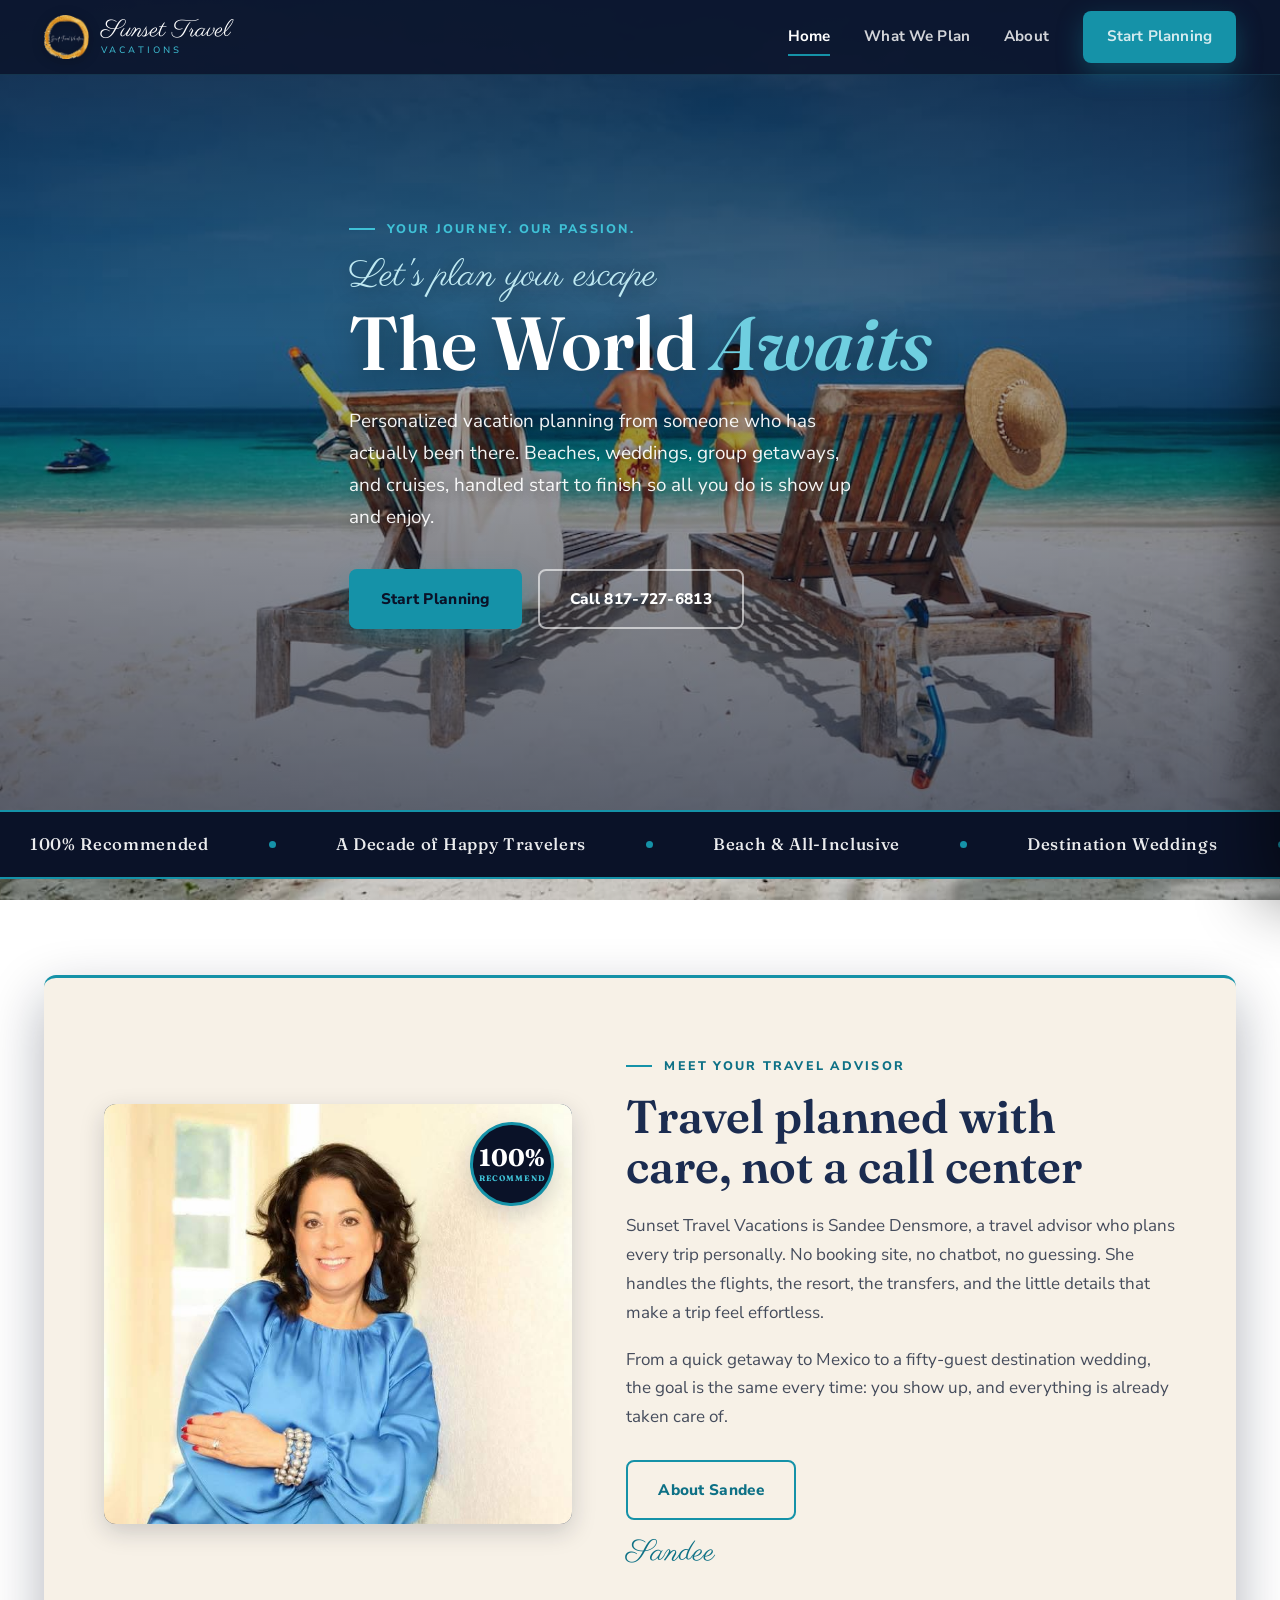
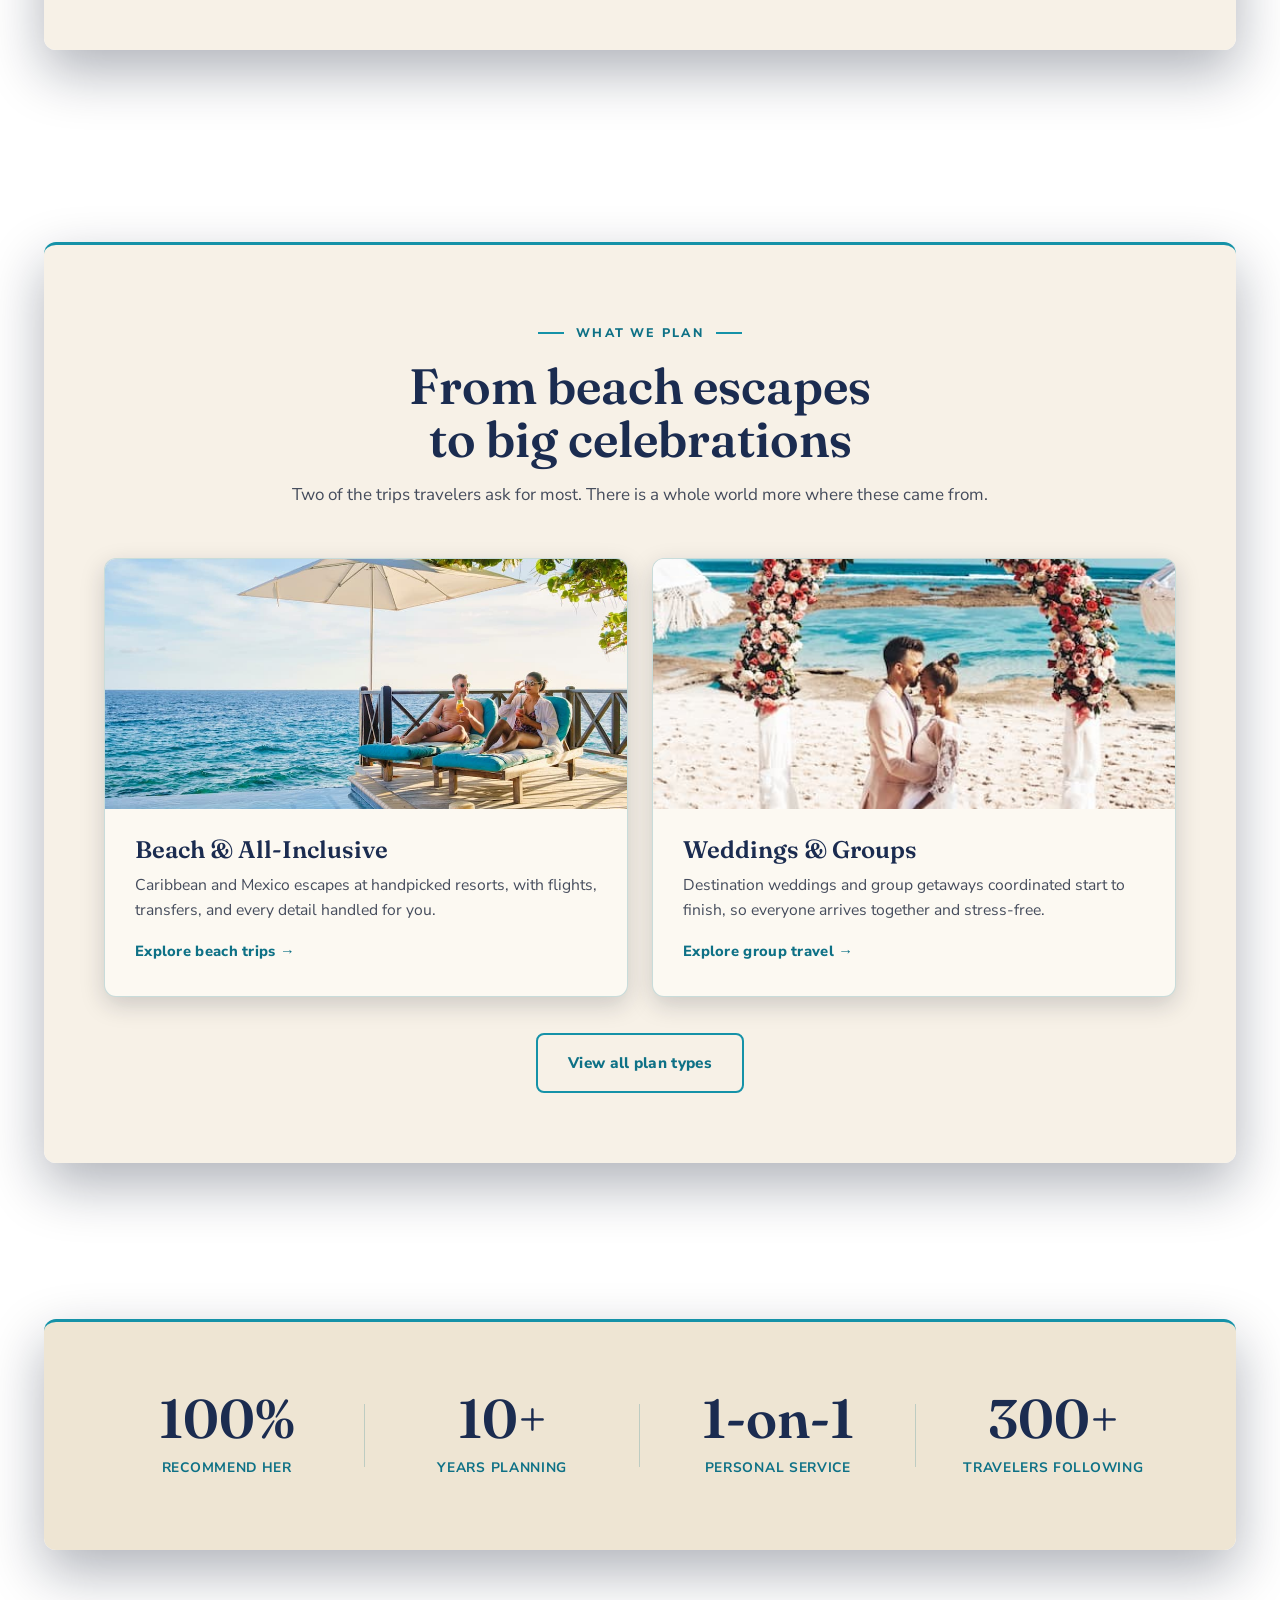
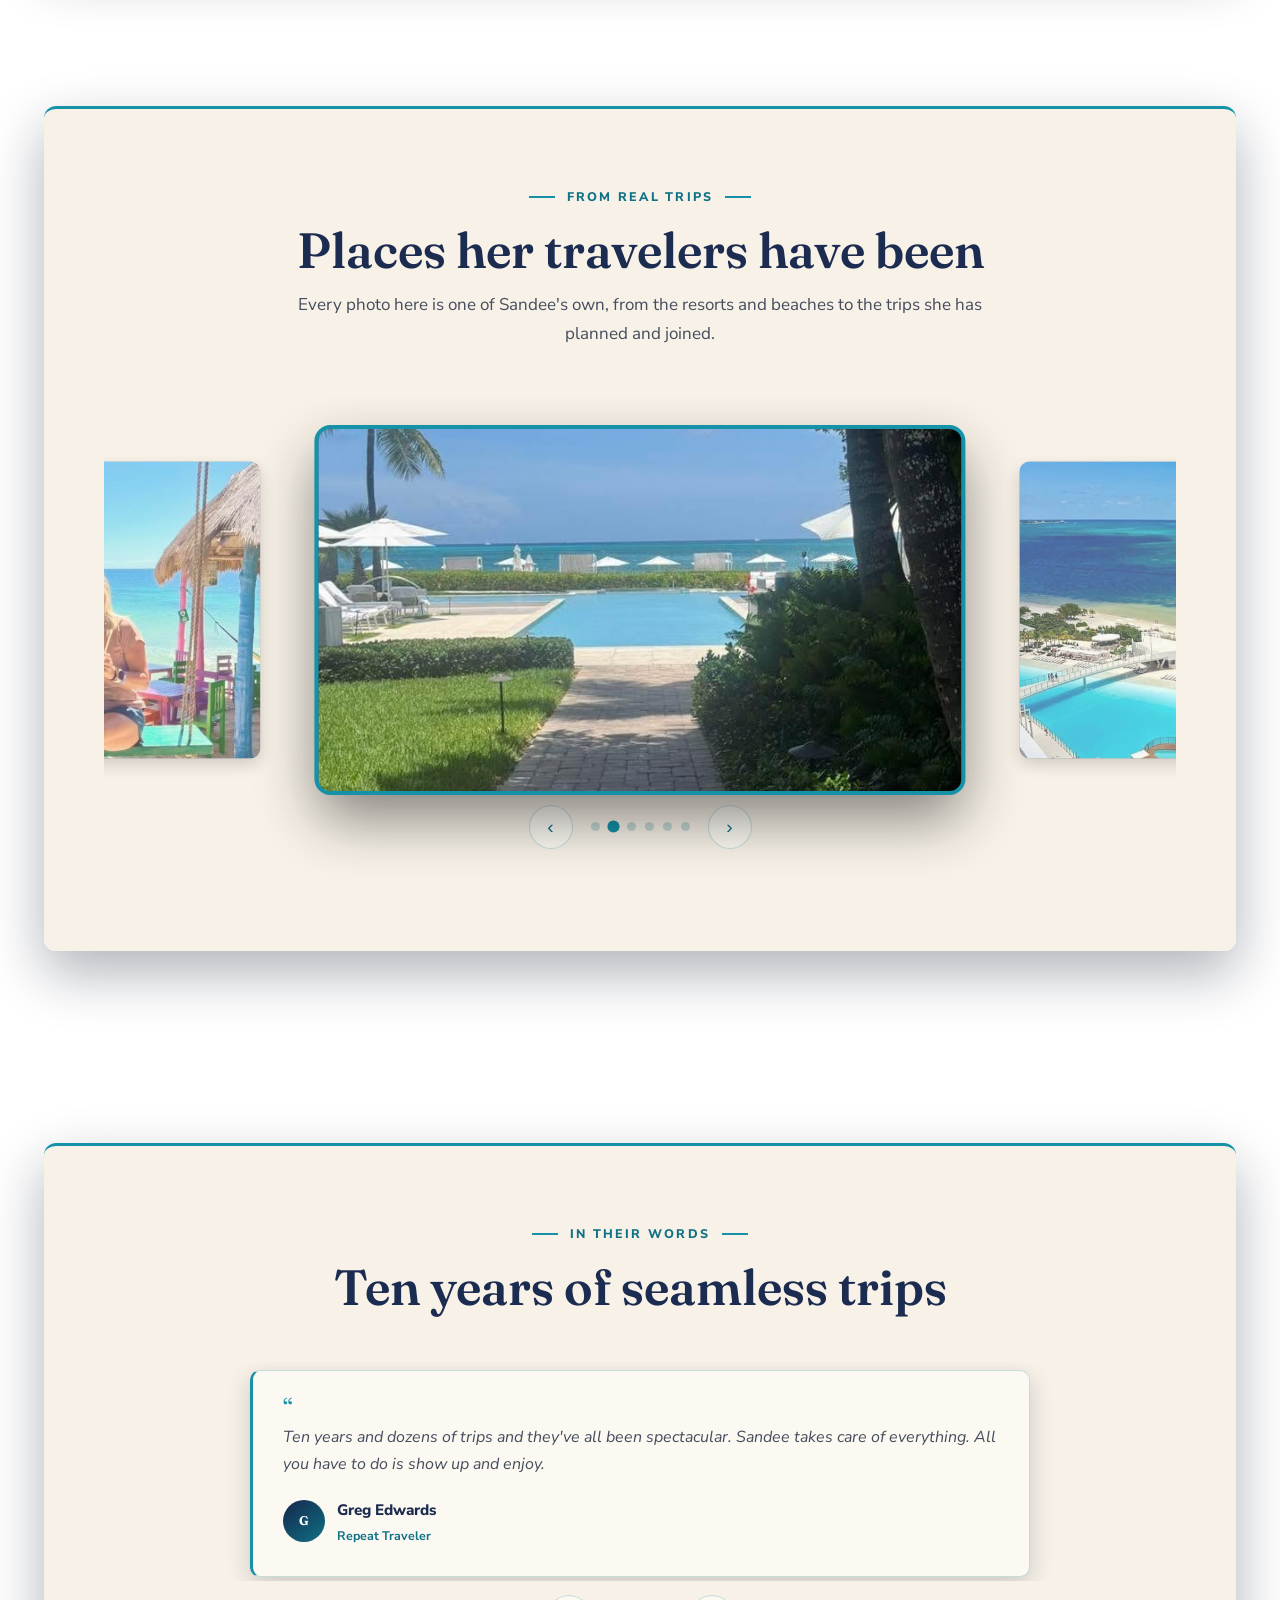
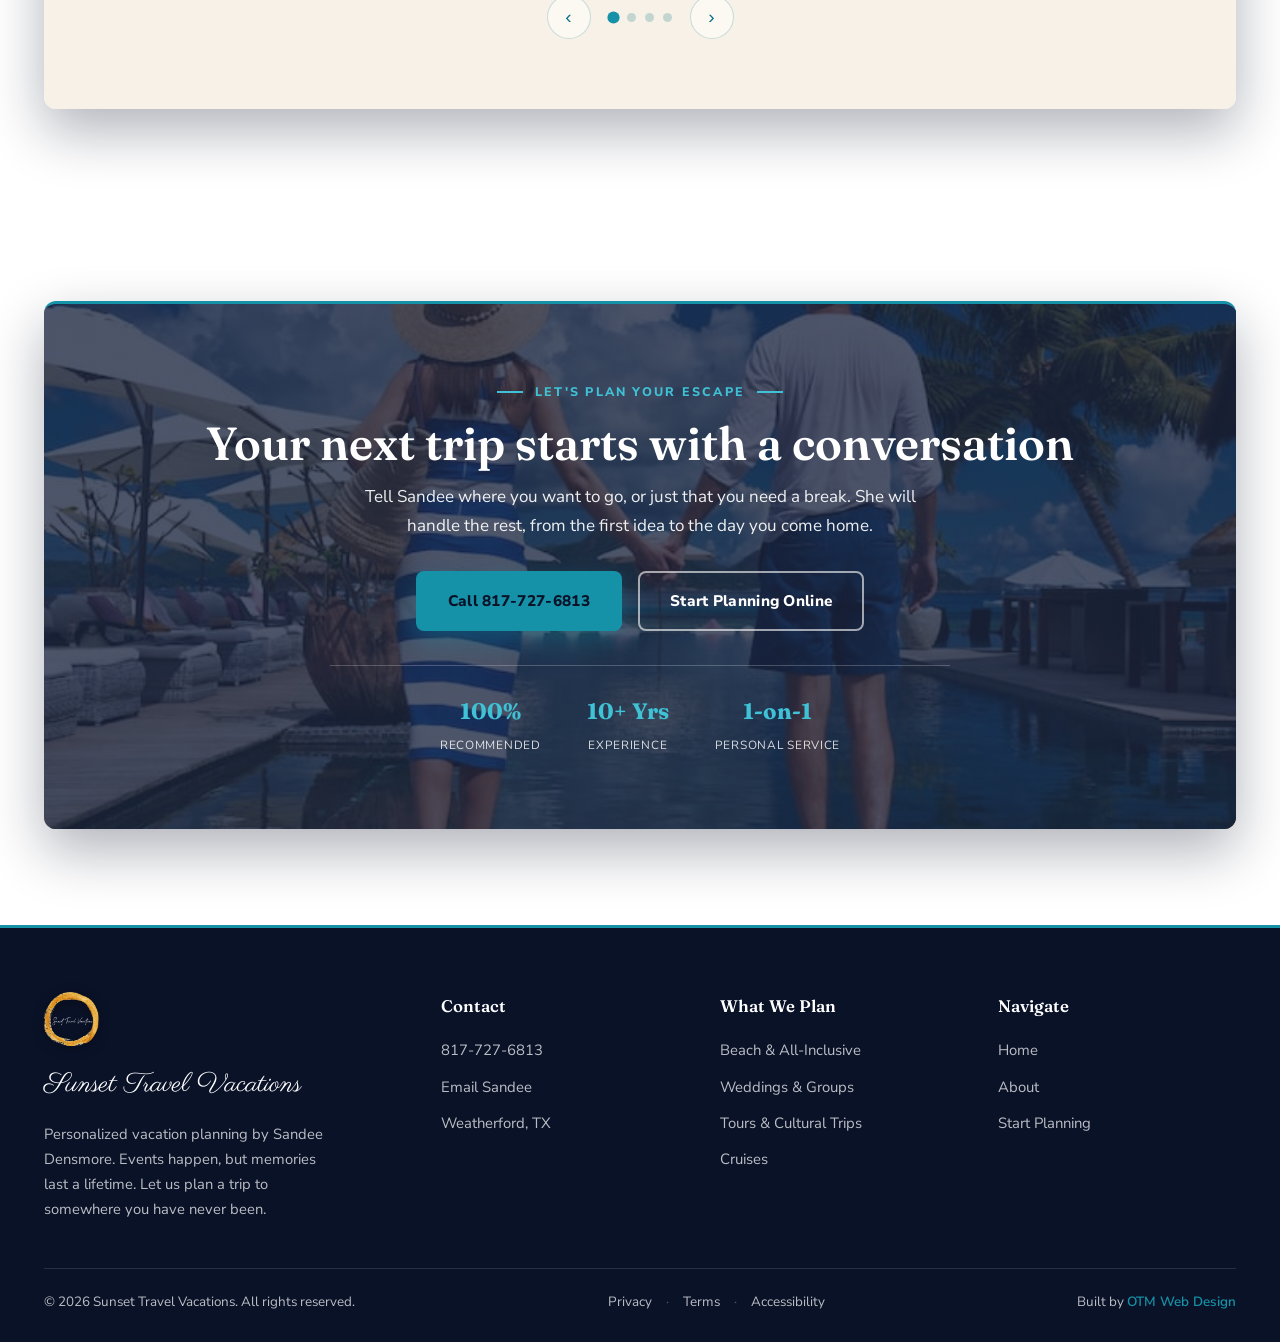
<file: index.html>
<!DOCTYPE html>
<html lang="en">
<head>
<meta charset="UTF-8">
<meta name="viewport" content="width=device-width, initial-scale=1.0">
<title>Sunset Travel Vacations | Personalized Vacation Planning in Texas</title>
<meta name="description" content="Sunset Travel Vacations plans beach escapes, destination weddings, group travel, cruises, and guided tours with personal service from advisor Sandee Densmore.">
<link rel="canonical" href="https://sunsettravelvacations.com/">
<meta property="og:type" content="website">
<meta property="og:site_name" content="Sunset Travel Vacations">
<meta property="og:title" content="Sunset Travel Vacations | The World Awaits">
<meta property="og:description" content="Personalized vacation planning by advisor Sandee Densmore. Beaches, destination weddings, group travel, and cruises, handled start to finish.">
<meta property="og:url" content="https://sunsettravelvacations.com/">
<meta property="og:image" content="https://sunsettravelvacations.com/assets/og-image.jpg">
<meta property="og:image:width" content="1200">
<meta property="og:image:height" content="630">
<meta property="og:image:alt" content="Sunset Travel Vacations">
<meta name="twitter:card" content="summary_large_image">
<meta name="twitter:title" content="Sunset Travel Vacations | The World Awaits">
<meta name="twitter:description" content="Personalized vacation planning by advisor Sandee Densmore. Beaches, destination weddings, group travel, and cruises, handled start to finish.">
<meta name="twitter:image" content="https://sunsettravelvacations.com/assets/og-image.jpg">
<script type="application/ld+json">
{
  "@context": "https://schema.org",
  "@type": "TravelAgency",
  "name": "Sunset Travel Vacations",
  "description": "Independently owned travel agency led by advisor Sandee Densmore, planning beach escapes, destination weddings, group travel, guided tours, and cruises for travelers nationwide.",
  "url": "https://sunsettravelvacations.com/",
  "telephone": "+1-817-727-6813",
  "email": "sandee@sunsettravelvacations.com",
  "image": "https://sunsettravelvacations.com/assets/og-image.jpg",
  "logo": "https://sunsettravelvacations.com/assets/logo.png",
  "priceRange": "$$",
  "address": {
    "@type": "PostalAddress",
    "addressLocality": "Weatherford",
    "addressRegion": "TX",
    "addressCountry": "US"
  },
  "founder": {
    "@type": "Person",
    "name": "Sandee Densmore",
    "jobTitle": "Travel Advisor"
  },
  "sameAs": [
    "https://www.facebook.com/profile.php?id=100093134661256"
  ],
  "areaServed": [
    { "@type": "State", "name": "Texas" },
    { "@type": "Country", "name": "United States" }
  ],
  "knowsAbout": [
    "All-inclusive resort travel",
    "Destination weddings",
    "Group travel coordination",
    "Guided and cultural tours",
    "Ocean and river cruises"
  ],
  "hasOfferCatalog": {
    "@type": "OfferCatalog",
    "name": "Travel planning services",
    "itemListElement": [
      { "@type": "Offer", "itemOffered": { "@type": "Service", "name": "Beach and all-inclusive trip planning" } },
      { "@type": "Offer", "itemOffered": { "@type": "Service", "name": "Destination wedding and group travel planning" } },
      { "@type": "Offer", "itemOffered": { "@type": "Service", "name": "Guided tour and cultural trip planning" } },
      { "@type": "Offer", "itemOffered": { "@type": "Service", "name": "Cruise planning" } }
    ]
  }
}
</script>
<link rel="preconnect" href="https://fonts.googleapis.com">
<link rel="preconnect" href="https://fonts.gstatic.com" crossorigin>
<link href="https://fonts.googleapis.com/css2?family=Fraunces:opsz,wght@9..144,400;9..144,500;9..144,600;9..144,700&family=Nunito+Sans:wght@400;600;700;800&family=Parisienne&display=swap" rel="stylesheet">
<link rel="stylesheet" href="styles.css">
</head>
<body data-page="home">

<nav class="nav">
  <div class="nav-inner">
    <a href="index.html" class="brand">
      <img src="assets/logo.png" alt="Sunset Travel Vacations" class="brand-logo">
      <span class="brand-text"><span class="brand-mark">Sunset Travel</span><span class="brand-sub">Vacations</span></span>
    </a>
    <div class="nav-links">
      <a href="index.html" data-nav="home">Home</a>
      <a href="services.html" data-nav="services">What We Plan</a>
      <a href="about.html" data-nav="about">About</a>
      <a href="book.html" class="btn btn-gold nav-cta">Start Planning</a>
    </div>
    <button class="hamburger" type="button" aria-label="Open menu" aria-expanded="false"><span></span><span></span><span></span></button>
  </div>
</nav>
<div class="nav-backdrop"></div>
<aside class="mobile-panel" aria-hidden="true">
  <a href="index.html">Home</a>
  <a href="services.html">What We Plan</a>
  <a href="about.html">About</a>
  <a href="book.html" class="btn btn-gold">Start Planning</a>
</aside>

<main>

<!-- HERO -->
<header class="hero">
  <div class="container hero-content">
    <span class="eyebrow hero-eyebrow">Your Journey. Our Passion.</span>
    <div class="hero-script">Let's plan your escape</div>
    <h1>The World <em>Awaits</em></h1>
    <p class="lede">Personalized vacation planning from someone who has actually been there. Beaches, weddings, group getaways, and cruises, handled start to finish so all you do is show up and enjoy.</p>
    <div class="hero-cta">
      <a href="book.html" class="btn btn-gold">Start Planning</a>
      <a href="tel:8177276813" class="btn btn-outline">Call 817-727-6813</a>
    </div>
  </div>
</header>

<!-- MARQUEE -->
<div class="marquee" aria-hidden="true">
  <div class="marquee-track">
    <span class="marquee-item">100% Recommended</span>
    <span class="marquee-item">A Decade of Happy Travelers</span>
    <span class="marquee-item">Beach &amp; All-Inclusive</span>
    <span class="marquee-item">Destination Weddings</span>
    <span class="marquee-item">Group Travel Specialists</span>
    <span class="marquee-item">Cruises &amp; Cultural Tours</span>
    <span class="marquee-item">You Just Show Up &amp; Enjoy</span>
    <span class="marquee-item">100% Recommended</span>
    <span class="marquee-item">A Decade of Happy Travelers</span>
    <span class="marquee-item">Beach &amp; All-Inclusive</span>
    <span class="marquee-item">Destination Weddings</span>
    <span class="marquee-item">Group Travel Specialists</span>
    <span class="marquee-item">Cruises &amp; Cultural Tours</span>
    <span class="marquee-item">You Just Show Up &amp; Enjoy</span>
  </div>
</div>

<!-- INTRO -->
<section class="section" id="about">
  <div class="container">
    <div class="frame intro-grid">
      <div class="intro-photo">
        <img loading="lazy" decoding="async" src="assets/about-main.jpg" alt="Sandee Densmore, travel advisor">
        <div class="intro-badge"><b>100%</b><span>Recommend</span></div>
      </div>
      <div class="intro-copy">
        <span class="eyebrow">Meet Your Travel Advisor</span>
        <h2>Travel planned with care, not a call center</h2>
        <p>Sunset Travel Vacations is Sandee Densmore, a travel advisor who plans every trip personally. No booking site, no chatbot, no guessing. She handles the flights, the resort, the transfers, and the little details that make a trip feel effortless.</p>
        <p>From a quick getaway to Mexico to a fifty-guest destination wedding, the goal is the same every time: you show up, and everything is already taken care of.</p>
        <a href="about.html" class="btn btn-ghost-gold">About Sandee</a>
        <div class="sig">Sandee</div>
      </div>
    </div>
  </div>
</section>

<!-- WHAT WE PLAN -->
<section class="section" id="plan">
  <div class="container">
    <div class="frame">
      <div class="section-head">
        <span class="eyebrow center">What We Plan</span>
        <h2>From beach escapes to big celebrations</h2>
        <p>Two of the trips travelers ask for most. There is a whole world more where these came from.</p>
      </div>
      <div class="plan-two">
        <a href="services.html" class="plancard">
          <div class="pc-img"><img loading="lazy" decoding="async" src="assets/beach-main.jpg" alt="Beach and all-inclusive resort"></div>
          <div class="pc-body">
            <h3>Beach &amp; All-Inclusive</h3>
            <p>Caribbean and Mexico escapes at handpicked resorts, with flights, transfers, and every detail handled for you.</p>
            <span class="pc-link">Explore beach trips &#8594;</span>
          </div>
        </a>
        <a href="services.html" class="plancard">
          <div class="pc-img"><img loading="lazy" decoding="async" src="assets/weddings-main.jpg" alt="Destination wedding on the beach"></div>
          <div class="pc-body">
            <h3>Weddings &amp; Groups</h3>
            <p>Destination weddings and group getaways coordinated start to finish, so everyone arrives together and stress-free.</p>
            <span class="pc-link">Explore group travel &#8594;</span>
          </div>
        </a>
      </div>
      <div class="plan-all"><a href="services.html" class="btn btn-ghost-gold">View all plan types</a></div>
    </div>
  </div>
</section>

<!-- STATS -->
<section class="section tight">
  <div class="container">
    <div class="frame deep stats-frame">
      <div class="stat"><b>100%</b><span>Recommend Her</span></div>
      <div class="stat"><b>10+</b><span>Years Planning</span></div>
      <div class="stat"><b>1-on-1</b><span>Personal Service</span></div>
      <div class="stat"><b>300+</b><span>Travelers Following</span></div>
    </div>
  </div>
</section>

<!-- GALLERY -->
<section class="section" id="gallery">
  <div class="container">
    <div class="frame">
      <div class="section-head">
        <span class="eyebrow center">From Real Trips</span>
        <h2>Places her travelers have been</h2>
        <p>Every photo here is one of Sandee's own, from the resorts and beaches to the trips she has planned and joined.</p>
      </div>
      <div class="car-viewport">
        <div class="car-track" id="carTrack">
          <div class="car-slide is-active" style="background-image:url('assets/gallery-1.jpg');" role="img" aria-label="Vacation photo"></div>
          <div class="car-slide is-next" style="background-image:url('assets/gallery-2.jpg');" role="img" aria-label="Vacation photo"></div>
          <div class="car-slide" style="background-image:url('assets/gallery-3.jpg');" role="img" aria-label="Vacation photo"></div>
          <div class="car-slide" style="background-image:url('assets/gallery-4.jpg');" role="img" aria-label="Vacation photo"></div>
          <div class="car-slide" style="background-image:url('assets/gallery-5.jpg');" role="img" aria-label="Vacation photo"></div>
          <div class="car-slide is-prev" style="background-image:url('assets/gallery-6.jpg');" role="img" aria-label="Vacation photo"></div>
        </div>
        <div class="car-controls">
          <button class="car-btn" type="button" id="carPrev" aria-label="Previous">&#8249;</button>
          <div class="car-dots" id="carDots"></div>
          <button class="car-btn" type="button" id="carNext" aria-label="Next">&#8250;</button>
        </div>
      </div>
    </div>
  </div>
</section>

<!-- TESTIMONIALS -->
<section class="section">
  <div class="container">
    <div class="frame">
      <div class="section-head">
        <span class="eyebrow center">In Their Words</span>
        <h2>Ten years of seamless trips</h2>
      </div>
      <div class="tcar">
        <div class="tcar-viewport">
          <div class="tcar-track">
            <div class="tcar-slide">
              <div class="tcard">
                <div class="quote" aria-hidden="true">&#8220;</div>
                <p>Ten years and dozens of trips and they've all been spectacular. Sandee takes care of everything. All you have to do is show up and enjoy.</p>
                <div class="who"><span class="av" aria-hidden="true">G</span><div><b>Greg Edwards</b><span>Repeat Traveler</span></div></div>
              </div>
            </div>
            <div class="tcar-slide">
              <div class="tcard">
                <div class="quote" aria-hidden="true">&#8220;</div>
                <p>She made our fifty-plus guest destination wedding seamless and as stress-free as possible. Our wedding wouldn't have been possible without her.</p>
                <div class="who"><span class="av" aria-hidden="true">D</span><div><b>David Rock</b><span>Destination Wedding</span></div></div>
              </div>
            </div>
            <div class="tcar-slide">
              <div class="tcard">
                <div class="quote" aria-hidden="true">&#8220;</div>
                <p>Sandee booked our flights, made sure we accumulated our miles, scheduled private transfers, and reserved a special cocktail hour for our party of nine.</p>
                <div class="who"><span class="av" aria-hidden="true">S</span><div><b>Suzie Harris</b><span>Group Travel, Riviera Maya</span></div></div>
              </div>
            </div>
            <div class="tcar-slide">
              <div class="tcard">
                <div class="quote" aria-hidden="true">&#8220;</div>
                <p>Whether you want a quick trip to Mexico or a dream vacation to Aruba, she will take care of everything. So excited for her to book our next one.</p>
                <div class="who"><span class="av" aria-hidden="true">E</span><div><b>Elizabeth LaGrone</b><span>Repeat Traveler</span></div></div>
              </div>
            </div>
          </div>
        </div>
        <div class="car-controls">
          <button class="car-btn tcar-prev" type="button" aria-label="Previous testimonial">&#8249;</button>
          <div class="car-dots tcar-dots"></div>
          <button class="car-btn tcar-next" type="button" aria-label="Next testimonial">&#8250;</button>
        </div>
      </div>
    </div>
  </div>
</section>

<!-- CTA -->
<section class="section">
  <div class="container">
    <div class="cta-frame">
      <span class="eyebrow center">Let's Plan Your Escape</span>
      <h2>Your next trip starts with a conversation</h2>
      <p>Tell Sandee where you want to go, or just that you need a break. She will handle the rest, from the first idea to the day you come home.</p>
      <div class="cta-buttons">
        <a href="tel:8177276813" class="btn btn-gold">Call 817-727-6813</a>
        <a href="book.html" class="btn btn-outline">Start Planning Online</a>
      </div>
      <div class="cta-trust">
        <div><b>100%</b><span>Recommended</span></div>
        <div><b>10+ Yrs</b><span>Experience</span></div>
        <div><b>1-on-1</b><span>Personal Service</span></div>
      </div>
    </div>
  </div>
</section>

</main>

<footer class="footer">
  <div class="container">
    <div class="footer-grid">
      <div class="f-brand">
        <img src="assets/logo.png" alt="Sunset Travel Vacations" class="footer-logo">
        <span class="brand-mark">Sunset Travel Vacations</span>
        <p>Personalized vacation planning by Sandee Densmore. Events happen, but memories last a lifetime. Let us plan a trip to somewhere you have never been.</p>
      </div>
      <div><h4>Contact</h4><ul><li><a href="tel:8177276813">817-727-6813</a></li><li><a href="mailto:sandee@sunsettravelvacations.com">Email Sandee</a></li><li>Weatherford, TX</li></ul></div>
      <div><h4>What We Plan</h4><ul><li><a href="services.html">Beach &amp; All-Inclusive</a></li><li><a href="services.html">Weddings &amp; Groups</a></li><li><a href="services.html">Tours &amp; Cultural Trips</a></li><li><a href="services.html">Cruises</a></li></ul></div>
      <div><h4>Navigate</h4><ul><li><a href="index.html">Home</a></li><li><a href="about.html">About</a></li><li><a href="book.html">Start Planning</a></li></ul></div>
    </div>
    <div class="footer-bottom">
      <span>&copy; 2026 Sunset Travel Vacations. All rights reserved.</span>
      <span class="footer-legal"><a href="privacy.html">Privacy</a><span>&middot;</span><a href="terms.html">Terms</a><span>&middot;</span><a href="accessibility.html">Accessibility</a></span>
      <span class="footer-bottom-links">Built by <a href="https://otm-designs.com">OTM Web Design</a></span>
    </div>
  </div>
</footer>

<a href="tel:8177276813" class="call-bar">Tap to Call Sandee</a>
<script src="script.js"></script>
</body>
</html>
</file>
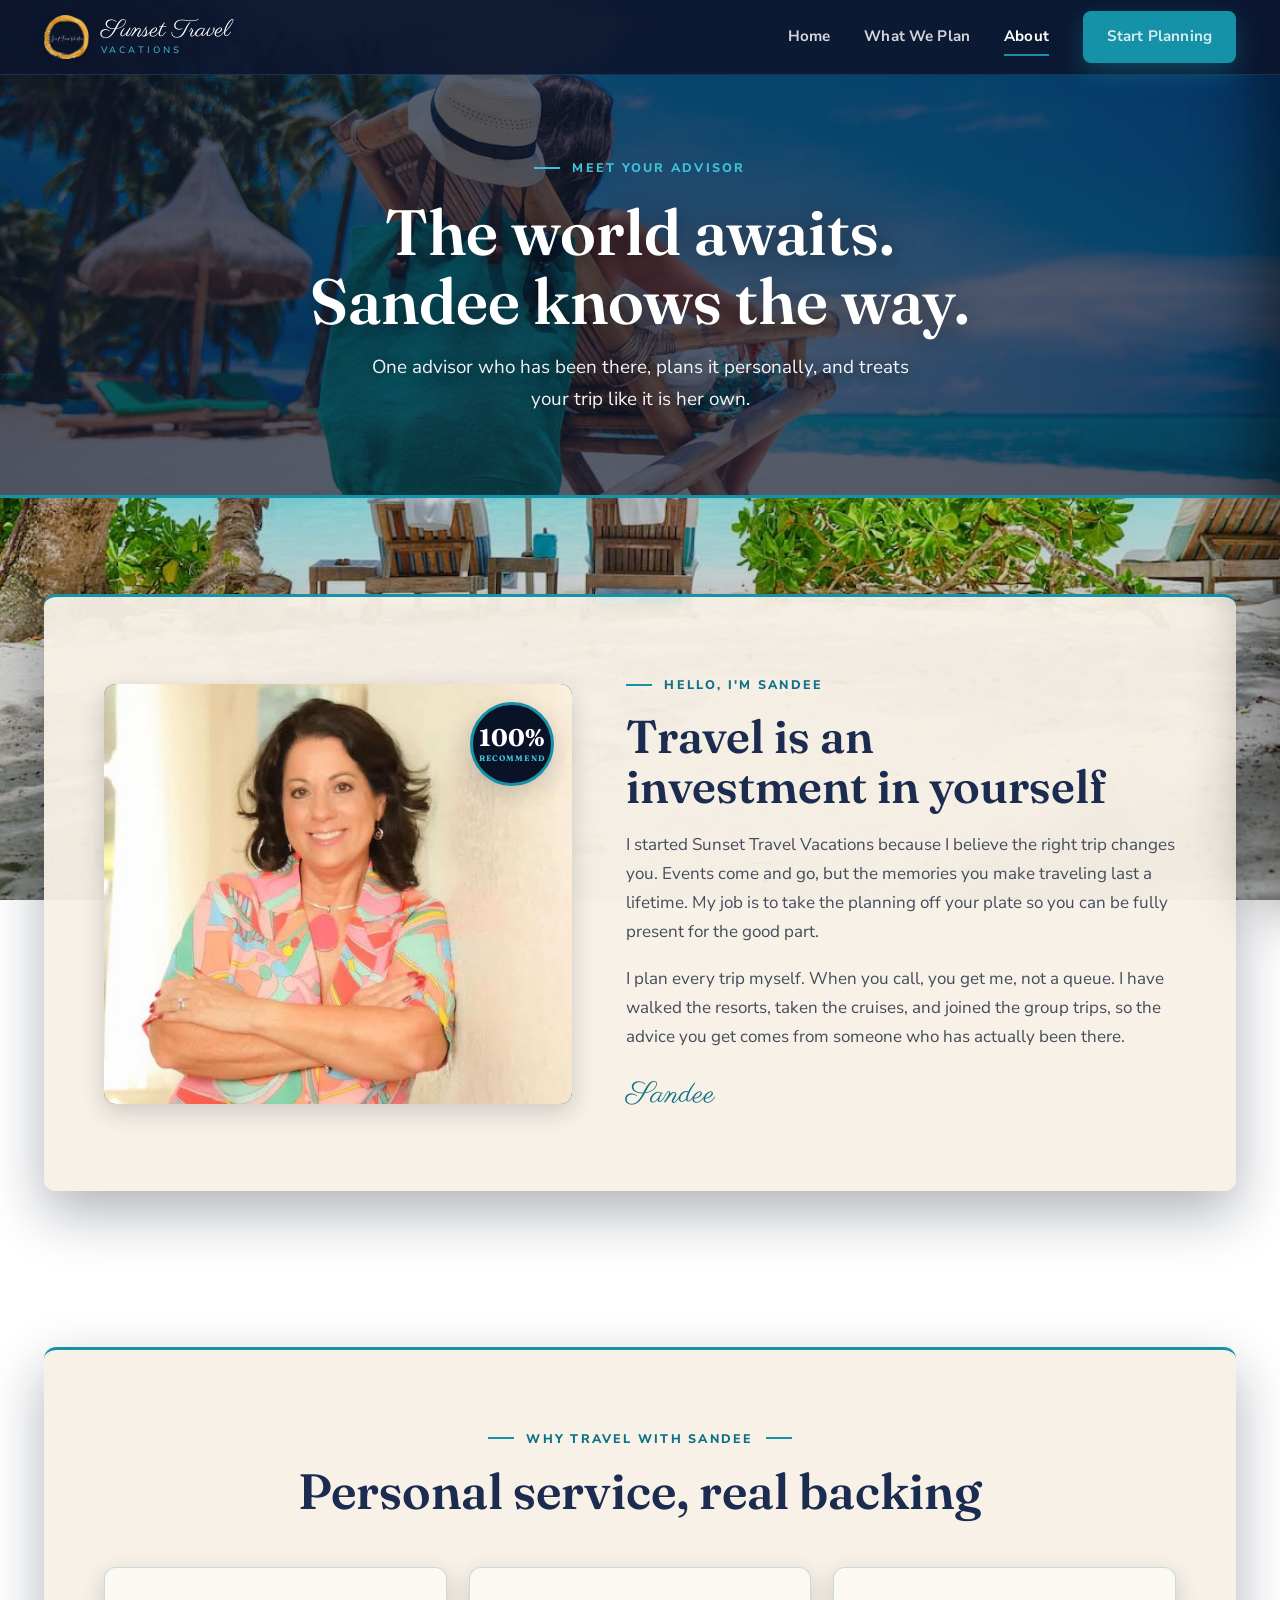
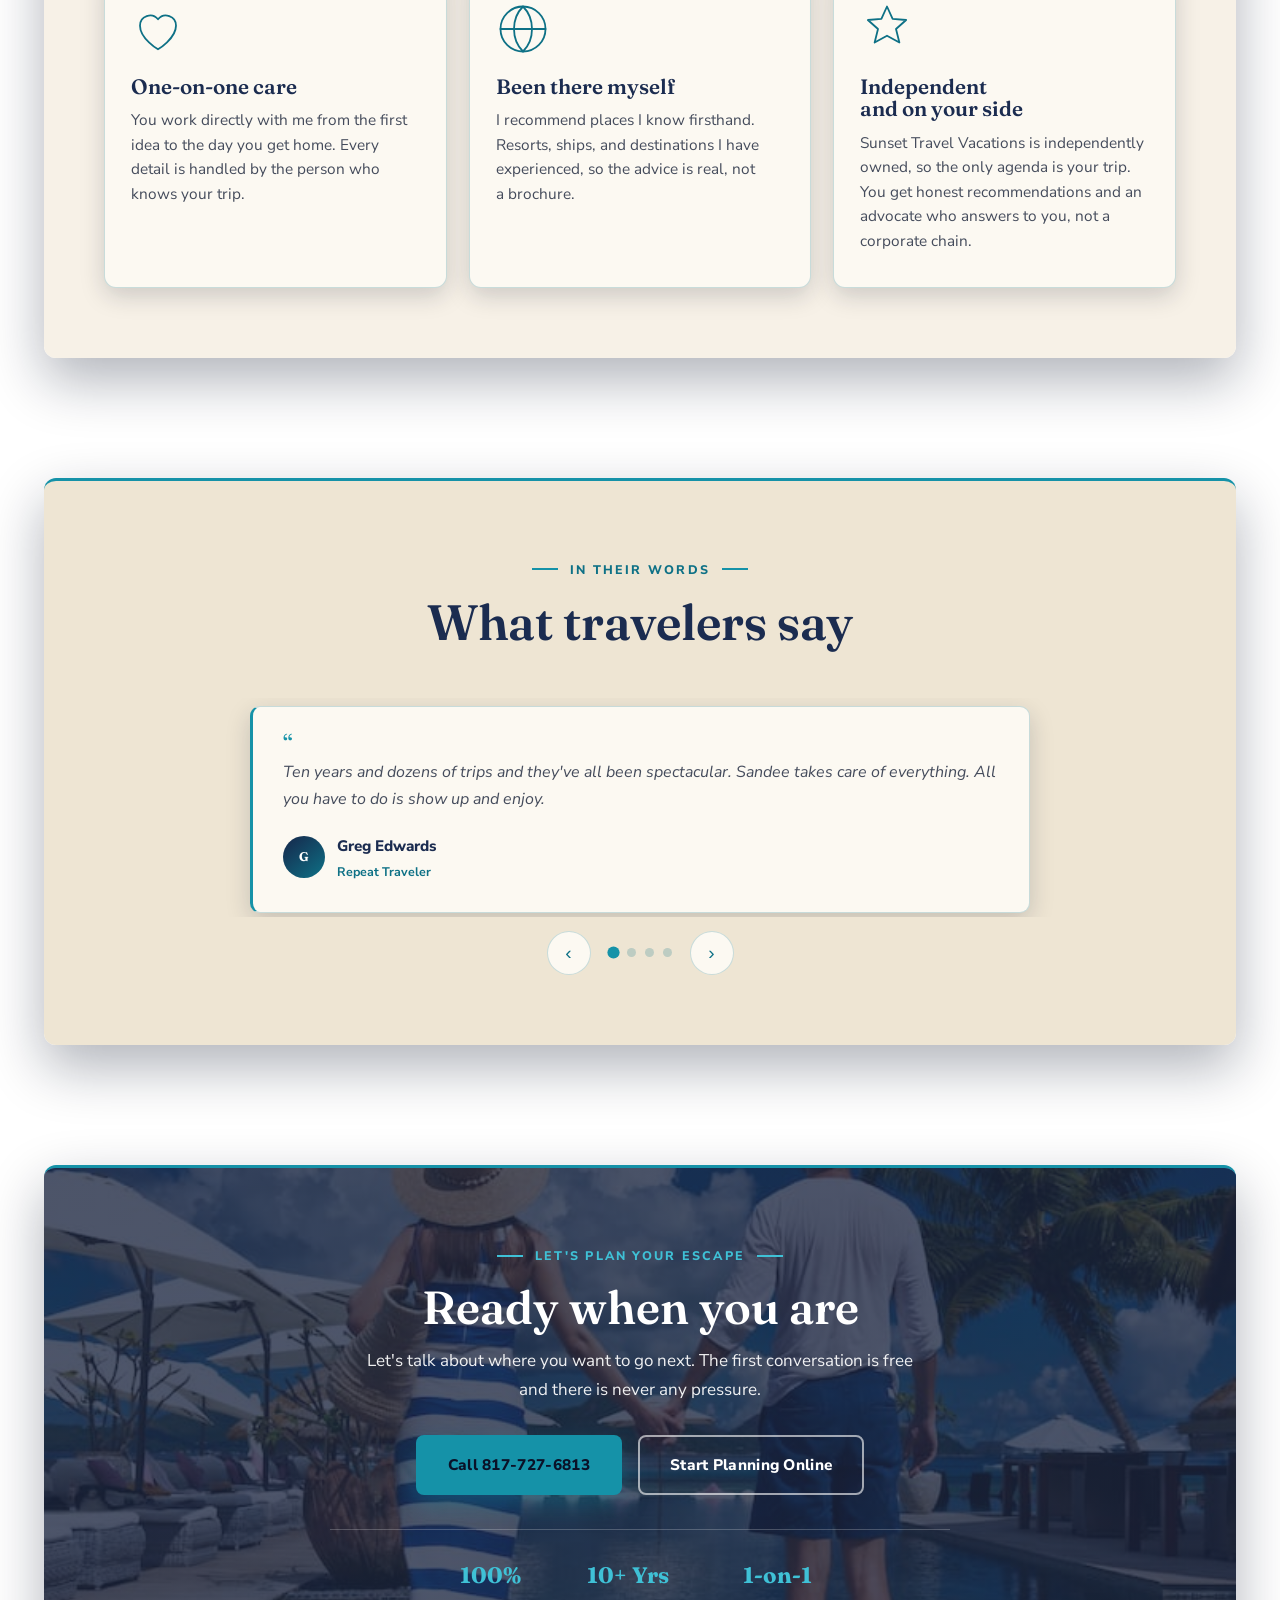
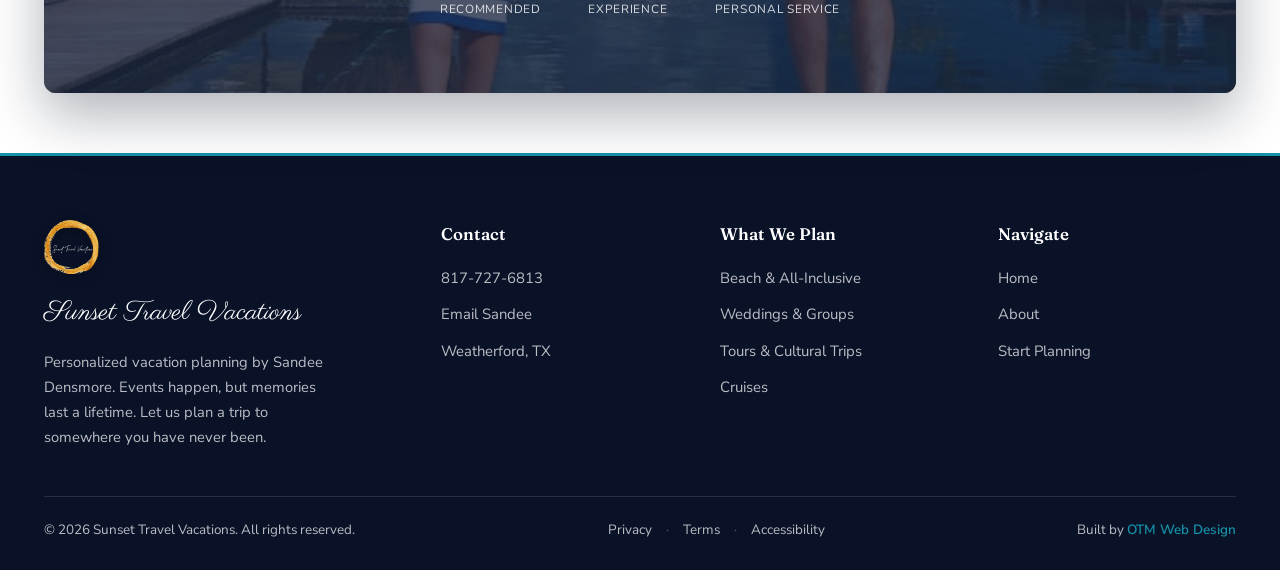
<file: about.html>
<!DOCTYPE html>
<html lang="en">
<head>
<meta charset="UTF-8">
<meta name="viewport" content="width=device-width, initial-scale=1.0">
<title>About Sandee | Sunset Travel Vacations</title>
<meta name="description" content="Meet Sandee Densmore of Sunset Travel Vacations, an independently owned travel advisor who plans every trip personally.">
<link rel="canonical" href="https://sunsettravelvacations.com/about">
<meta property="og:type" content="website">
<meta property="og:site_name" content="Sunset Travel Vacations">
<meta property="og:title" content="About Sandee | Sunset Travel Vacations">
<meta property="og:description" content="Meet Sandee Densmore, an independently owned travel advisor who plans every trip personally.">
<meta property="og:url" content="https://sunsettravelvacations.com/about">
<meta property="og:image" content="https://sunsettravelvacations.com/assets/og-image.jpg">
<meta property="og:image:width" content="1200">
<meta property="og:image:height" content="630">
<meta property="og:image:alt" content="Sunset Travel Vacations">
<meta name="twitter:card" content="summary_large_image">
<meta name="twitter:title" content="About Sandee | Sunset Travel Vacations">
<meta name="twitter:description" content="Meet Sandee Densmore, an independently owned travel advisor who plans every trip personally.">
<meta name="twitter:image" content="https://sunsettravelvacations.com/assets/og-image.jpg">
<link rel="preconnect" href="https://fonts.googleapis.com">
<link rel="preconnect" href="https://fonts.gstatic.com" crossorigin>
<link href="https://fonts.googleapis.com/css2?family=Fraunces:opsz,wght@9..144,400;9..144,500;9..144,600;9..144,700&family=Nunito+Sans:wght@400;600;700;800&family=Parisienne&display=swap" rel="stylesheet">
<link rel="stylesheet" href="styles.css">
</head>
<body data-page="about">

<nav class="nav">
  <div class="nav-inner">
    <a href="index.html" class="brand">
      <img src="assets/logo.png" alt="Sunset Travel Vacations" class="brand-logo">
      <span class="brand-text"><span class="brand-mark">Sunset Travel</span><span class="brand-sub">Vacations</span></span>
    </a>
    <div class="nav-links">
      <a href="index.html" data-nav="home">Home</a>
      <a href="services.html" data-nav="services">What We Plan</a>
      <a href="about.html" data-nav="about">About</a>
      <a href="book.html" class="btn btn-gold nav-cta">Start Planning</a>
    </div>
    <button class="hamburger" type="button" aria-label="Open menu" aria-expanded="false"><span></span><span></span><span></span></button>
  </div>
</nav>
<div class="nav-backdrop"></div>
<aside class="mobile-panel" aria-hidden="true">
  <a href="index.html">Home</a>
  <a href="services.html">What We Plan</a>
  <a href="about.html">About</a>
  <a href="book.html" class="btn btn-gold">Start Planning</a>
</aside>

<main>

<header class="hero hero--page hero--about">
  <div class="container hero-content">
    <span class="eyebrow hero-eyebrow" style="justify-content:center;">Meet Your Advisor</span>
    <h1>The world awaits. Sandee knows the way.</h1>
    <p class="lede">One advisor who has been there, plans it personally, and treats your trip like it is her own.</p>
  </div>
</header>

<section class="section">
  <div class="container">
    <div class="frame has-tab intro-grid">
      <div class="intro-photo">
        <img loading="lazy" decoding="async" src="assets/sandee-main.jpg" alt="Sandee Densmore, owner of Sunset Travel Vacations">
        <div class="intro-badge"><b>100%</b><span>Recommend</span></div>
      </div>
      <div class="intro-copy">
        <span class="eyebrow">Hello, I'm Sandee</span>
        <h2>Travel is an investment in yourself</h2>
        <p>I started Sunset Travel Vacations because I believe the right trip changes you. Events come and go, but the memories you make traveling last a lifetime. My job is to take the planning off your plate so you can be fully present for the good part.</p>
        <p>I plan every trip myself. When you call, you get me, not a queue. I have walked the resorts, taken the cruises, and joined the group trips, so the advice you get comes from someone who has actually been there.</p>
        <div class="sig">Sandee</div>
      </div>
    </div>
  </div>
</section>

<section class="section tight">
  <div class="container">
    <div class="frame">
      <div class="section-head">
        <span class="eyebrow center">Why Travel With Sandee</span>
        <h2>Personal service, real backing</h2>
      </div>
      <div class="card-grid cols-3">
        <div class="icard">
          <div class="icn" aria-hidden="true"><svg viewBox="0 0 48 48"><path d="M24 42s-16-9.5-16-21a9 9 0 0 1 16-5.7A9 9 0 0 1 40 21c0 11.5-16 21-16 21z"/></svg></div>
          <h3>One-on-one care</h3>
          <p>You work directly with me from the first idea to the day you get home. Every detail is handled by the person who knows your trip.</p>
        </div>
        <div class="icard">
          <div class="icn" aria-hidden="true"><svg viewBox="0 0 48 48"><circle cx="24" cy="24" r="20"/><path d="M4 24h40M24 4c5 5 8 12 8 20s-3 15-8 20c-5-5-8-12-8-20s3-15 8-20z"/></svg></div>
          <h3>Been there myself</h3>
          <p>I recommend places I know firsthand. Resorts, ships, and destinations I have experienced, so the advice is real, not a brochure.</p>
        </div>
        <div class="icard">
          <div class="icn" aria-hidden="true"><svg viewBox="0 0 48 48"><path d="M24 4l5 11 12 1-9 8 3 12-11-6-11 6 3-12-9-8 12-1z"/></svg></div>
          <h3>Independent and on your side</h3>
          <p>Sunset Travel Vacations is independently owned, so the only agenda is your trip. You get honest recommendations and an advocate who answers to you, not a corporate chain.</p>
        </div>
      </div>
    </div>
  </div>
</section>

<section class="section tight">
  <div class="container">
    <div class="frame deep">
      <div class="section-head">
        <span class="eyebrow center">In Their Words</span>
        <h2>What travelers say</h2>
      </div>
      <div class="tcar">
        <div class="tcar-viewport">
          <div class="tcar-track">
            <div class="tcar-slide"><div class="tcard"><div class="quote" aria-hidden="true">&#8220;</div><p>Ten years and dozens of trips and they've all been spectacular. Sandee takes care of everything. All you have to do is show up and enjoy.</p><div class="who"><span class="av" aria-hidden="true">G</span><div><b>Greg Edwards</b><span>Repeat Traveler</span></div></div></div></div>
            <div class="tcar-slide"><div class="tcard"><div class="quote" aria-hidden="true">&#8220;</div><p>She made our fifty-plus guest destination wedding seamless and as stress-free as possible. Our wedding wouldn't have been possible without her.</p><div class="who"><span class="av" aria-hidden="true">D</span><div><b>David Rock</b><span>Destination Wedding</span></div></div></div></div>
            <div class="tcar-slide"><div class="tcard"><div class="quote" aria-hidden="true">&#8220;</div><p>She was with us every step of the way, from our flights and miles to private transfers and a special cocktail hour for our party of nine.</p><div class="who"><span class="av" aria-hidden="true">S</span><div><b>Suzie Harris</b><span>Group Travel, Riviera Maya</span></div></div></div></div>
            <div class="tcar-slide"><div class="tcard"><div class="quote" aria-hidden="true">&#8220;</div><p>Sandee is the best. She has booked multiple trips for us and they have all been seamless.</p><div class="who"><span class="av" aria-hidden="true">M</span><div><b>Misty Hightower</b><span>Repeat Traveler</span></div></div></div></div>
          </div>
        </div>
        <div class="car-controls">
          <button class="car-btn tcar-prev" type="button" aria-label="Previous testimonial">&#8249;</button>
          <div class="car-dots tcar-dots"></div>
          <button class="car-btn tcar-next" type="button" aria-label="Next testimonial">&#8250;</button>
        </div>
      </div>
    </div>
  </div>
</section>
<section class="section tight">
  <div class="container">
    <div class="cta-frame">
      <span class="eyebrow center">Let's Plan Your Escape</span>
      <h2>Ready when you are</h2>
      <p>Let's talk about where you want to go next. The first conversation is free and there is never any pressure.</p>
      <div class="cta-buttons">
        <a href="tel:8177276813" class="btn btn-gold">Call 817-727-6813</a>
        <a href="book.html" class="btn btn-outline">Start Planning Online</a>
      </div>
      <div class="cta-trust">
        <div><b>100%</b><span>Recommended</span></div>
        <div><b>10+ Yrs</b><span>Experience</span></div>
        <div><b>1-on-1</b><span>Personal Service</span></div>
      </div>
    </div>
  </div>
</section>

</main>

<footer class="footer">
  <div class="container">
    <div class="footer-grid">
      <div class="f-brand">
        <img src="assets/logo.png" alt="Sunset Travel Vacations" class="footer-logo">
        <span class="brand-mark">Sunset Travel Vacations</span>
        <p>Personalized vacation planning by Sandee Densmore. Events happen, but memories last a lifetime. Let us plan a trip to somewhere you have never been.</p>
      </div>
      <div><h4>Contact</h4><ul><li><a href="tel:8177276813">817-727-6813</a></li><li><a href="mailto:sandee@sunsettravelvacations.com">Email Sandee</a></li><li>Weatherford, TX</li></ul></div>
      <div><h4>What We Plan</h4><ul><li><a href="services.html">Beach &amp; All-Inclusive</a></li><li><a href="services.html">Weddings &amp; Groups</a></li><li><a href="services.html">Tours &amp; Cultural Trips</a></li><li><a href="services.html">Cruises</a></li></ul></div>
      <div><h4>Navigate</h4><ul><li><a href="index.html">Home</a></li><li><a href="about.html">About</a></li><li><a href="book.html">Start Planning</a></li></ul></div>
    </div>
    <div class="footer-bottom">
      <span>&copy; 2026 Sunset Travel Vacations. All rights reserved.</span>
      <span class="footer-legal"><a href="privacy.html">Privacy</a><span>&middot;</span><a href="terms.html">Terms</a><span>&middot;</span><a href="accessibility.html">Accessibility</a></span>
      <span class="footer-bottom-links">Built by <a href="https://otm-designs.com">OTM Web Design</a></span>
    </div>
  </div>
</footer>

<a href="tel:8177276813" class="call-bar">Tap to Call Sandee</a>
<script src="script.js"></script>
</body>
</html>
</file>
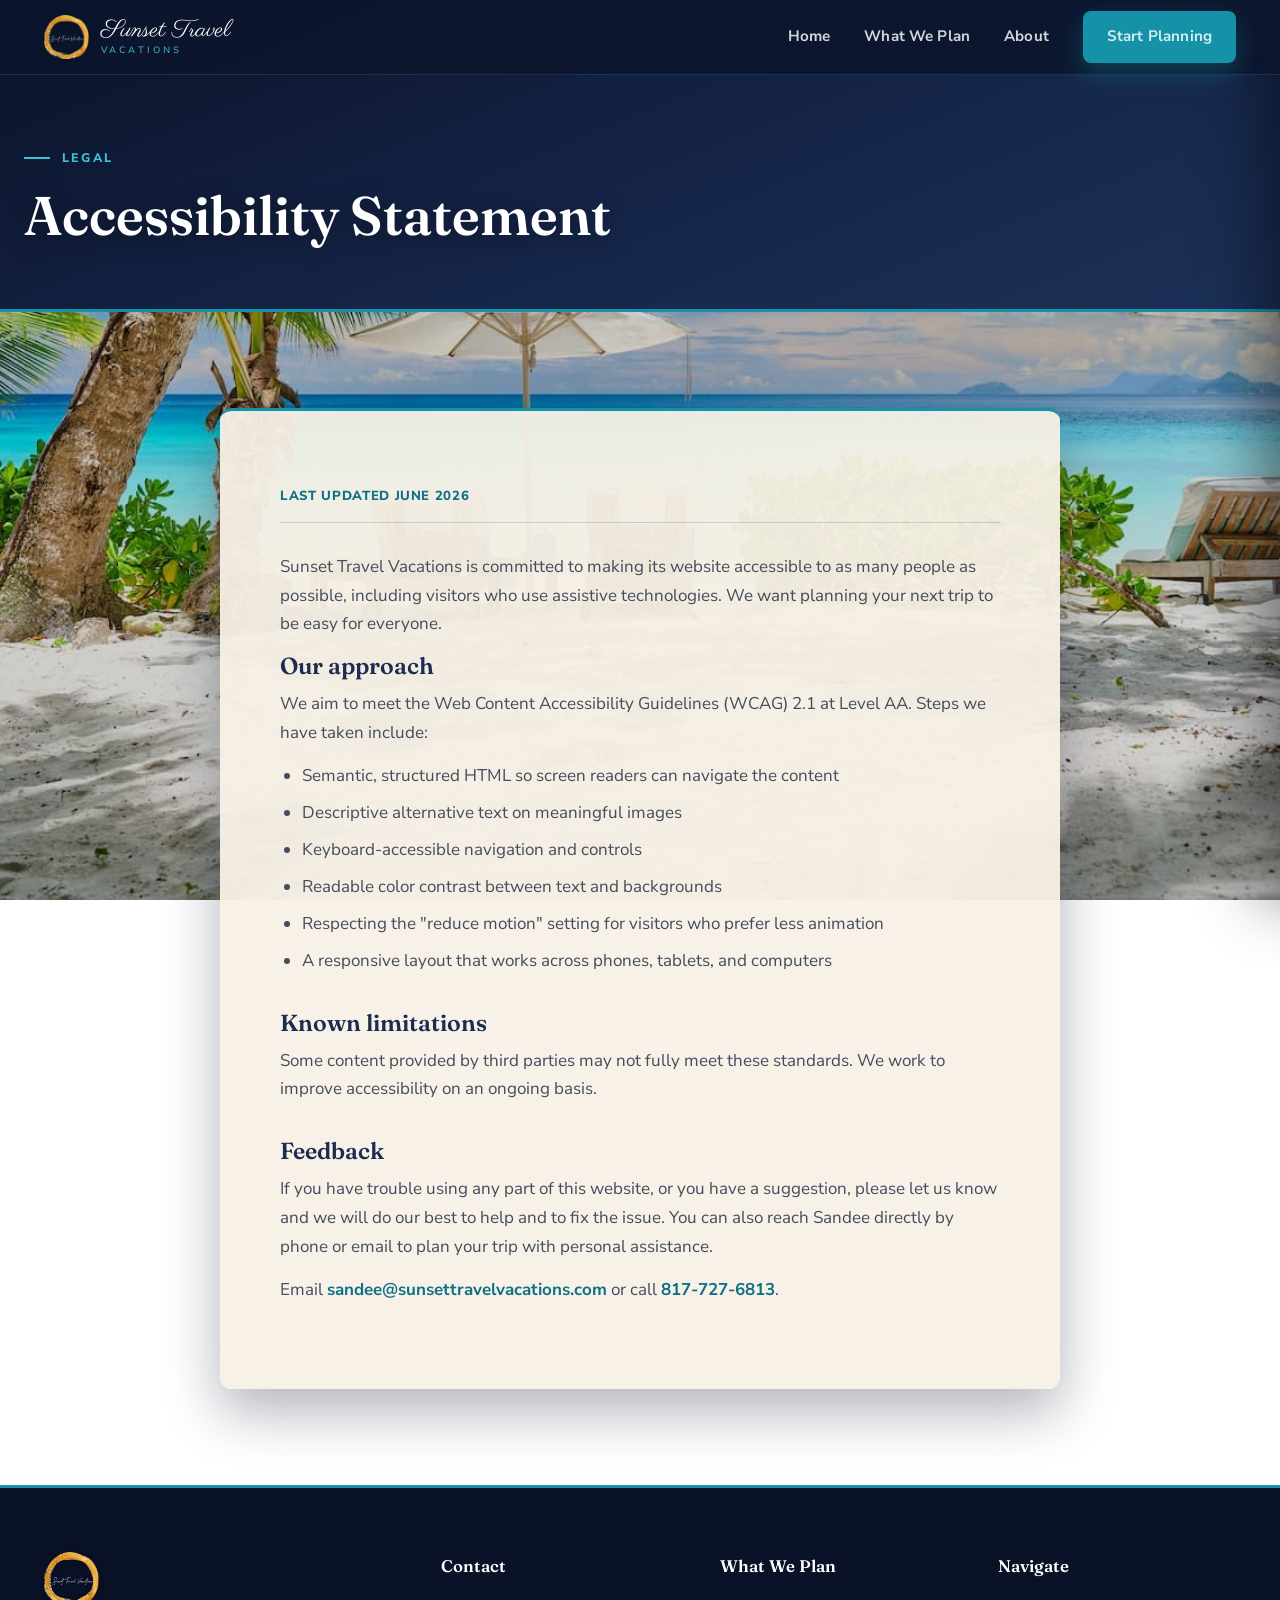
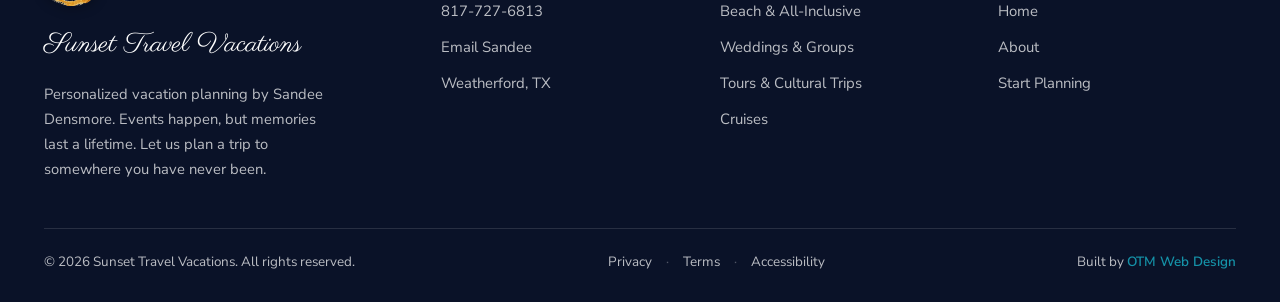
<file: accessibility.html>
<!DOCTYPE html>
<html lang="en">
<head>
<meta charset="UTF-8">
<meta name="viewport" content="width=device-width, initial-scale=1.0">
<title>Accessibility Statement | Sunset Travel Vacations</title>
<meta name="description" content="Sunset Travel Vacations is committed to making its website accessible to all visitors. Here is our approach and how to reach us with feedback.">
<link rel="canonical" href="https://sunsettravelvacations.com/accessibility">
<meta name="robots" content="noindex">
<link rel="preconnect" href="https://fonts.googleapis.com">
<link rel="preconnect" href="https://fonts.gstatic.com" crossorigin>
<link href="https://fonts.googleapis.com/css2?family=Fraunces:opsz,wght@9..144,400;9..144,500;9..144,600;9..144,700&family=Nunito+Sans:wght@400;600;700;800&family=Parisienne&display=swap" rel="stylesheet">
<link rel="stylesheet" href="styles.css">
</head>
<body data-page="accessibility">

<nav class="nav">
  <div class="nav-inner">
    <a href="index.html" class="brand">
      <img src="assets/logo.png" alt="Sunset Travel Vacations" class="brand-logo">
      <span class="brand-text"><span class="brand-mark">Sunset Travel</span><span class="brand-sub">Vacations</span></span>
    </a>
    <div class="nav-links">
      <a href="index.html" data-nav="home">Home</a>
      <a href="services.html" data-nav="services">What We Plan</a>
      <a href="about.html" data-nav="about">About</a>
      <a href="book.html" class="btn btn-gold nav-cta">Start Planning</a>
    </div>
    <button class="hamburger" type="button" aria-label="Open menu" aria-expanded="false"><span></span><span></span><span></span></button>
  </div>
</nav>
<div class="nav-backdrop"></div>
<aside class="mobile-panel" aria-hidden="true">
  <a href="index.html">Home</a>
  <a href="services.html">What We Plan</a>
  <a href="about.html">About</a>
  <a href="book.html" class="btn btn-gold">Start Planning</a>
</aside>

<main>

<header class="hero hero--page hero--legal">
  <div class="container hero-content">
    <span class="eyebrow hero-eyebrow">Legal</span>
    <h1>Accessibility Statement</h1>
  </div>
</header>

<section class="section">
  <div class="container">
    <div class="frame legal">
      <span class="updated">Last updated June 2026</span>

      <p>Sunset Travel Vacations is committed to making its website accessible to as many people as possible, including visitors who use assistive technologies. We want planning your next trip to be easy for everyone.</p>

      <h2>Our approach</h2>
      <p>We aim to meet the Web Content Accessibility Guidelines (WCAG) 2.1 at Level AA. Steps we have taken include:</p>
      <ul>
        <li>Semantic, structured HTML so screen readers can navigate the content</li>
        <li>Descriptive alternative text on meaningful images</li>
        <li>Keyboard-accessible navigation and controls</li>
        <li>Readable color contrast between text and backgrounds</li>
        <li>Respecting the "reduce motion" setting for visitors who prefer less animation</li>
        <li>A responsive layout that works across phones, tablets, and computers</li>
      </ul>

      <h2>Known limitations</h2>
      <p>Some content provided by third parties may not fully meet these standards. We work to improve accessibility on an ongoing basis.</p>

      <h2>Feedback</h2>
      <p>If you have trouble using any part of this website, or you have a suggestion, please let us know and we will do our best to help and to fix the issue. You can also reach Sandee directly by phone or email to plan your trip with personal assistance.</p>
      <p>Email <a href="mailto:sandee@sunsettravelvacations.com">sandee@sunsettravelvacations.com</a> or call <a href="tel:8177276813">817-727-6813</a>.</p>
    </div>
  </div>
</section>

</main>

<footer class="footer">
  <div class="container">
    <div class="footer-grid">
      <div class="f-brand">
        <img src="assets/logo.png" alt="Sunset Travel Vacations" class="footer-logo">
        <span class="brand-mark">Sunset Travel Vacations</span>
        <p>Personalized vacation planning by Sandee Densmore. Events happen, but memories last a lifetime. Let us plan a trip to somewhere you have never been.</p>
      </div>
      <div><h4>Contact</h4><ul><li><a href="tel:8177276813">817-727-6813</a></li><li><a href="mailto:sandee@sunsettravelvacations.com">Email Sandee</a></li><li>Weatherford, TX</li></ul></div>
      <div><h4>What We Plan</h4><ul><li><a href="services.html">Beach &amp; All-Inclusive</a></li><li><a href="services.html">Weddings &amp; Groups</a></li><li><a href="services.html">Tours &amp; Cultural Trips</a></li><li><a href="services.html">Cruises</a></li></ul></div>
      <div><h4>Navigate</h4><ul><li><a href="index.html">Home</a></li><li><a href="about.html">About</a></li><li><a href="book.html">Start Planning</a></li></ul></div>
    </div>
    <div class="footer-bottom">
      <span>&copy; 2026 Sunset Travel Vacations. All rights reserved.</span>
      <span class="footer-legal"><a href="privacy.html">Privacy</a><span>&middot;</span><a href="terms.html">Terms</a><span>&middot;</span><a href="accessibility.html">Accessibility</a></span>
      <span class="footer-bottom-links">Built by <a href="https://otm-designs.com">OTM Web Design</a></span>
    </div>
  </div>
</footer>

<a href="tel:8177276813" class="call-bar">Tap to Call Sandee</a>
<script src="script.js"></script>
</body>
</html>
</file>
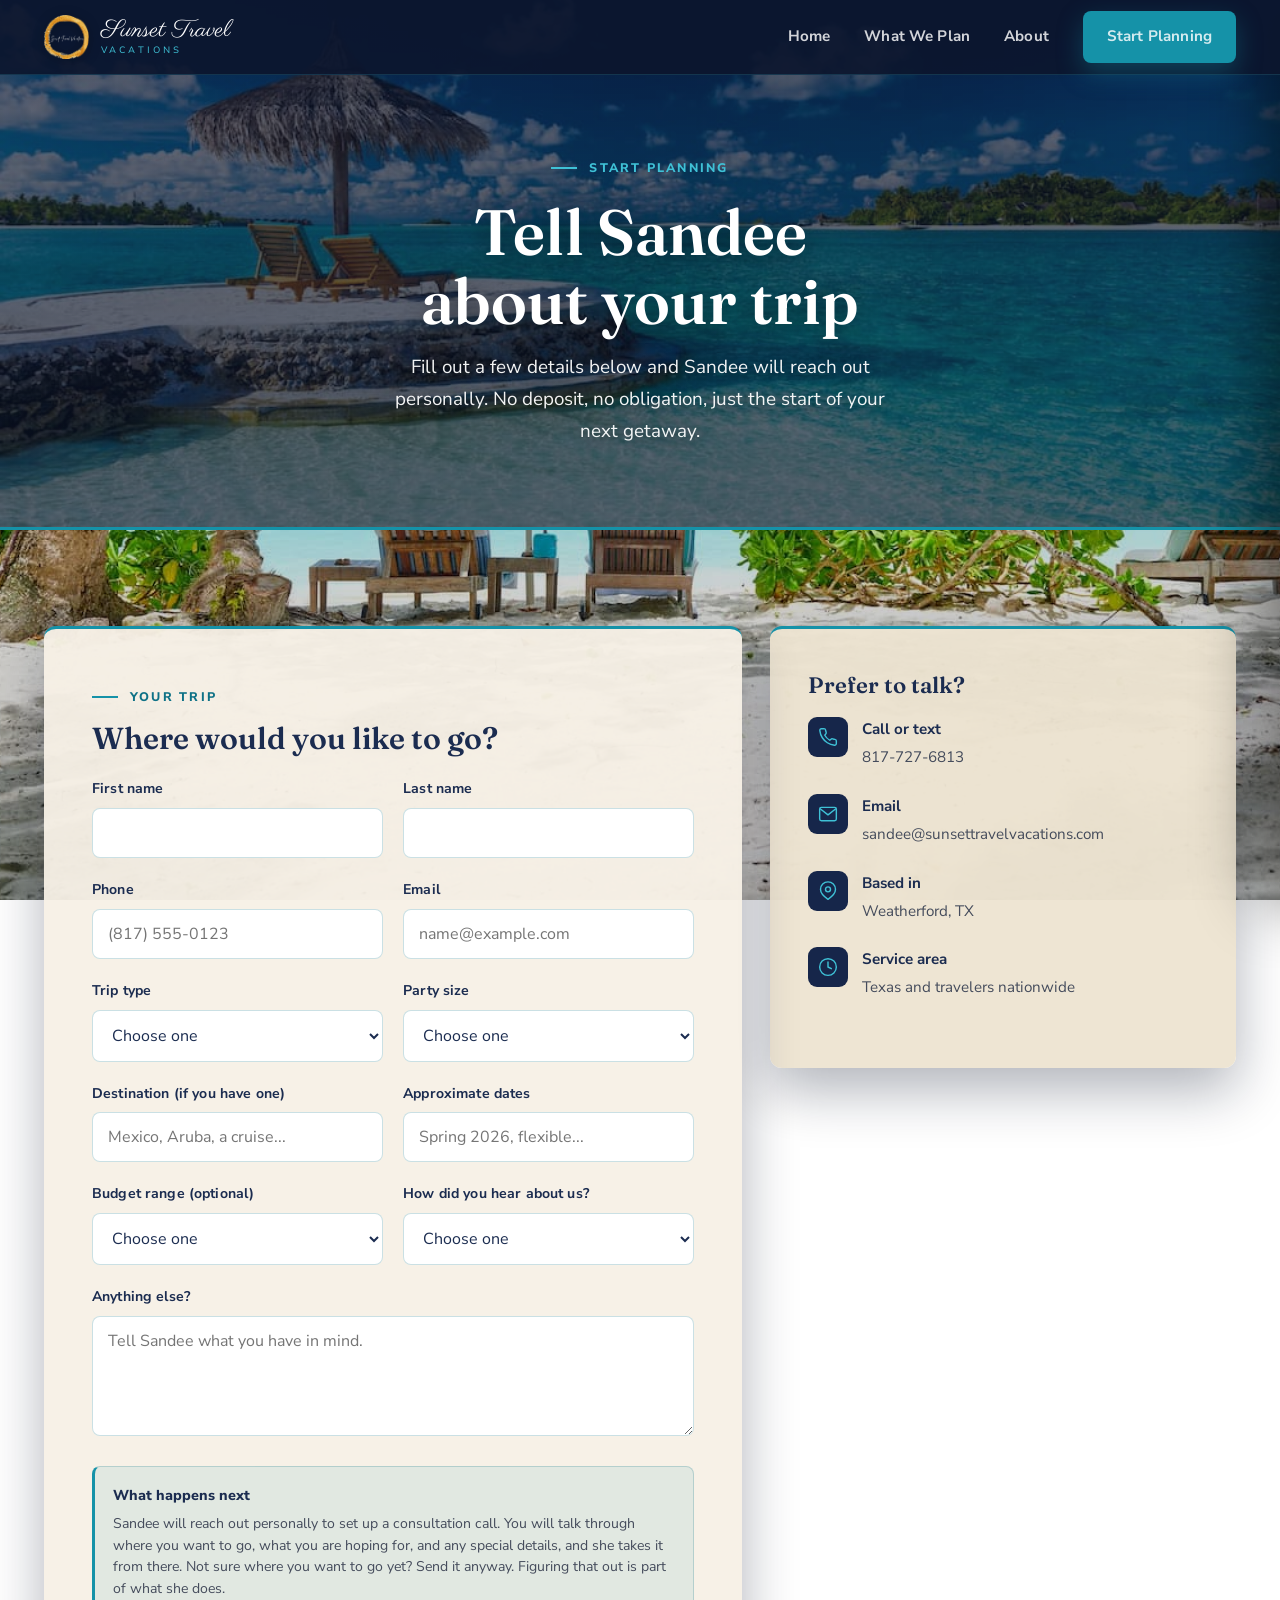
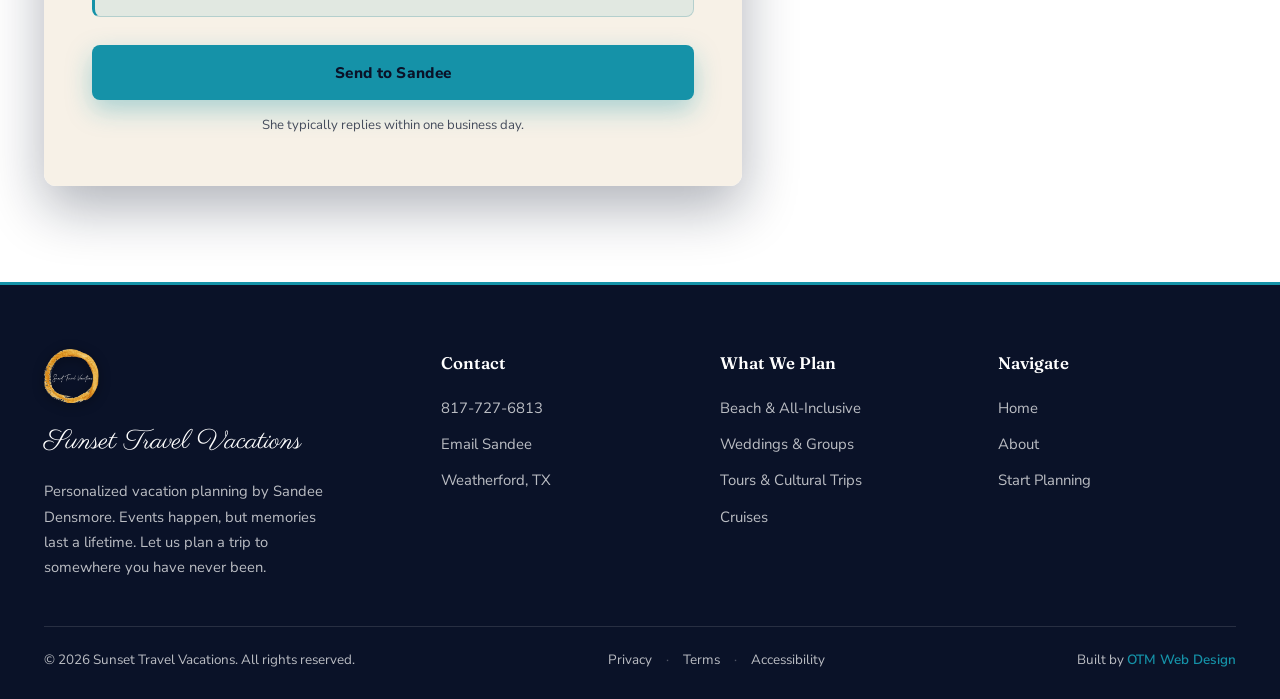
<file: book.html>
<!DOCTYPE html>
<html lang="en">
<head>
<meta charset="UTF-8">
<meta name="viewport" content="width=device-width, initial-scale=1.0">
<title>Start Planning | Sunset Travel Vacations</title>
<meta name="description" content="Start planning your trip with Sandee Densmore. Tell her your destination, dates, and party size and she will take it from there.">
<link rel="canonical" href="https://sunsettravelvacations.com/book">
<meta property="og:type" content="website">
<meta property="og:site_name" content="Sunset Travel Vacations">
<meta property="og:title" content="Start Planning | Sunset Travel Vacations">
<meta property="og:description" content="Tell Sandee about your trip and she will reach out personally. No deposit, no obligation.">
<meta property="og:url" content="https://sunsettravelvacations.com/book">
<meta property="og:image" content="https://sunsettravelvacations.com/assets/og-image.jpg">
<meta property="og:image:width" content="1200">
<meta property="og:image:height" content="630">
<meta property="og:image:alt" content="Sunset Travel Vacations">
<meta name="twitter:card" content="summary_large_image">
<meta name="twitter:title" content="Start Planning | Sunset Travel Vacations">
<meta name="twitter:description" content="Tell Sandee about your trip and she will reach out personally. No deposit, no obligation.">
<meta name="twitter:image" content="https://sunsettravelvacations.com/assets/og-image.jpg">
<link rel="preconnect" href="https://fonts.googleapis.com">
<link rel="preconnect" href="https://fonts.gstatic.com" crossorigin>
<link href="https://fonts.googleapis.com/css2?family=Fraunces:opsz,wght@9..144,400;9..144,500;9..144,600;9..144,700&family=Nunito+Sans:wght@400;600;700;800&family=Parisienne&display=swap" rel="stylesheet">
<link rel="stylesheet" href="styles.css">
</head>
<body data-page="book">

<nav class="nav">
  <div class="nav-inner">
    <a href="index.html" class="brand">
      <img src="assets/logo.png" alt="Sunset Travel Vacations" class="brand-logo">
      <span class="brand-text"><span class="brand-mark">Sunset Travel</span><span class="brand-sub">Vacations</span></span>
    </a>
    <div class="nav-links">
      <a href="index.html" data-nav="home">Home</a>
      <a href="services.html" data-nav="services">What We Plan</a>
      <a href="about.html" data-nav="about">About</a>
      <a href="book.html" class="btn btn-gold nav-cta">Start Planning</a>
    </div>
    <button class="hamburger" type="button" aria-label="Open menu" aria-expanded="false"><span></span><span></span><span></span></button>
  </div>
</nav>
<div class="nav-backdrop"></div>
<aside class="mobile-panel" aria-hidden="true">
  <a href="index.html">Home</a>
  <a href="services.html">What We Plan</a>
  <a href="about.html">About</a>
  <a href="book.html" class="btn btn-gold">Start Planning</a>
</aside>

<main>

<header class="hero hero--page hero--book">
  <div class="container hero-content">
    <span class="eyebrow hero-eyebrow" style="justify-content:center;">Start Planning</span>
    <h1>Tell Sandee about your trip</h1>
    <p class="lede">Fill out a few details below and Sandee will reach out personally. No deposit, no obligation, just the start of your next getaway.</p>
  </div>
</header>

<section class="section">
  <div class="container">
    <div class="book-grid">
      <!-- FORM -->
      <div class="form-shell has-tab">
        <span class="eyebrow">Your Trip</span>
        <h2 style="font-size:1.9rem;margin:14px 0 22px;">Where would you like to go?</h2>
        <form id="planForm" action="https://formspree.io/f/mdavvwow" method="POST"
              toolname="request_trip_planning"
              tooldescription="Request personalized vacation planning from Sunset Travel Vacations, an independently owned travel agency in Weatherford, Texas serving travelers nationwide. Use this to ask about beach and all-inclusive trips, destination weddings, group travel, guided tours, or cruises. Include the traveler's contact details, trip type, and any destination or dates they have in mind.">
          <input type="hidden" name="_subject" value="New trip inquiry from Sunset Travel Vacations">
          <div class="field-row">
            <div class="field">
              <label for="first_name">First name</label>
              <input type="text" id="first_name" name="first_name" autocomplete="given-name" required
                     tool-param-description="The traveler's first name">
            </div>
            <div class="field">
              <label for="last_name">Last name</label>
              <input type="text" id="last_name" name="last_name" autocomplete="family-name" required
                     tool-param-description="The traveler's last name">
            </div>
          </div>
          <div class="field-row">
            <div class="field">
              <label for="phone">Phone</label>
              <input type="tel" id="phone" name="phone" placeholder="(817) 555-0123" autocomplete="tel" inputmode="numeric" required
                     tool-param-description="A 10 digit US phone number where the traveler can be reached">
            </div>
            <div class="field">
              <label for="email">Email</label>
              <input type="email" id="email" name="email" placeholder="name@example.com" autocomplete="email" required
                     tool-param-description="The traveler's email address">
            </div>
          </div>
          <div class="field-row">
            <div class="field">
              <label for="trip">Trip type</label>
              <select id="trip" name="trip_type" required
                      tool-param-description="The kind of trip wanted: Beach and All-Inclusive, Destination Wedding, Group Travel, Tour or Cultural Trip, Cruise, or Not sure yet">
                <option value="" disabled selected>Choose one</option>
                <option>Beach &amp; All-Inclusive</option>
                <option>Destination Wedding</option>
                <option>Group Travel</option>
                <option>Tour or Cultural Trip</option>
                <option>Cruise</option>
                <option>Not sure yet</option>
              </select>
            </div>
            <div class="field">
              <label for="party">Party size</label>
              <select id="party" name="party_size"
                      tool-param-description="How many people are traveling">
                <option value="" disabled selected>Choose one</option>
                <option>Just me</option>
                <option>2 travelers</option>
                <option>3 to 5</option>
                <option>6 to 10</option>
                <option>10 or more</option>
              </select>
            </div>
          </div>
          <div class="field-row">
            <div class="field">
              <label for="dest">Destination (if you have one)</label>
              <input type="text" id="dest" name="destination" placeholder="Mexico, Aruba, a cruise..."
                     tool-param-description="Where the traveler wants to go, if they have a destination in mind. Optional.">
            </div>
            <div class="field">
              <label for="dates">Approximate dates</label>
              <input type="text" id="dates" name="travel_dates" placeholder="Spring 2026, flexible..."
                     tool-param-description="Roughly when the traveler wants to travel. Optional.">
            </div>
          </div>
          <div class="field-row">
            <div class="field">
              <label for="budget">Budget range (optional)</label>
              <select id="budget" name="budget"
                      tool-param-description="Approximate budget per person. Optional.">
                <option value="" disabled selected>Choose one</option>
                <option>Under $2,000 per person</option>
                <option>$2,000 to $4,000 per person</option>
                <option>$4,000 to $7,000 per person</option>
                <option>$7,000+ per person</option>
                <option>Not sure yet</option>
              </select>
            </div>
            <div class="field">
              <label for="heard">How did you hear about us?</label>
              <select id="heard" name="heard_about"
                      tool-param-description="How the traveler found Sunset Travel Vacations. Optional.">
                <option value="" disabled selected>Choose one</option>
                <option>Google search</option>
                <option>Facebook</option>
                <option>Instagram</option>
                <option>Referral from a friend or family</option>
                <option>I've traveled with Sandee before</option>
                <option>Other</option>
              </select>
            </div>
          </div>
          <div class="field">
            <label for="message">Anything else?</label>
            <textarea id="message" name="message" placeholder="Tell Sandee what you have in mind."
                      tool-param-description="Any other details about the trip, such as occasion, preferences, or special requests. Optional."></textarea>
          </div>
          <div class="invite-note">
            <b>What happens next</b>
            <p>Sandee will reach out personally to set up a consultation call. You will talk through where you want to go, what you are hoping for, and any special details, and she takes it from there. Not sure where you want to go yet? Send it anyway. Figuring that out is part of what she does.</p>
          </div>
          <button type="submit" class="btn btn-gold">Send to Sandee</button>
          <p class="form-note">She typically replies within one business day.</p>
        </form>
      </div>

      <!-- CONTACT ASIDE -->
      <aside class="contact-aside">
        <h3>Prefer to talk?</h3>
        <div class="contact-row">
          <span class="ci" aria-hidden="true"><svg viewBox="0 0 24 24"><path d="M22 16.9v3a2 2 0 0 1-2.2 2 19.8 19.8 0 0 1-8.6-3 19.5 19.5 0 0 1-6-6 19.8 19.8 0 0 1-3-8.6A2 2 0 0 1 4.1 2h3a2 2 0 0 1 2 1.7c.1.9.4 1.8.7 2.7a2 2 0 0 1-.5 2.1L8.1 9.9a16 16 0 0 0 6 6l1.4-1.2a2 2 0 0 1 2.1-.5c.9.3 1.8.6 2.7.7a2 2 0 0 1 1.7 2z"/></svg></span>
          <div><b>Call or text</b><a href="tel:8177276813">817-727-6813</a></div>
        </div>
        <div class="contact-row">
          <span class="ci" aria-hidden="true"><svg viewBox="0 0 24 24"><rect x="2" y="4" width="20" height="16" rx="2"/><path d="M3 6l9 7 9-7"/></svg></span>
          <div><b>Email</b><a href="mailto:sandee@sunsettravelvacations.com">sandee@sunsettravelvacations.com</a></div>
        </div>
        <div class="contact-row">
          <span class="ci" aria-hidden="true"><svg viewBox="0 0 24 24"><path d="M21 10c0 6-9 12-9 12s-9-6-9-12a9 9 0 0 1 18 0z"/><circle cx="12" cy="10" r="3"/></svg></span>
          <div><b>Based in</b><span>Weatherford, TX</span></div>
        </div>
        <div class="contact-row">
          <span class="ci" aria-hidden="true"><svg viewBox="0 0 24 24"><circle cx="12" cy="12" r="10"/><path d="M12 6v6l4 2"/></svg></span>
          <div><b>Service area</b><span>Texas and travelers nationwide</span></div>
        </div>
      </aside>
    </div>
  </div>
</section>

</main>

<footer class="footer">
  <div class="container">
    <div class="footer-grid">
      <div class="f-brand">
        <img src="assets/logo.png" alt="Sunset Travel Vacations" class="footer-logo">
        <span class="brand-mark">Sunset Travel Vacations</span>
        <p>Personalized vacation planning by Sandee Densmore. Events happen, but memories last a lifetime. Let us plan a trip to somewhere you have never been.</p>
      </div>
      <div><h4>Contact</h4><ul><li><a href="tel:8177276813">817-727-6813</a></li><li><a href="mailto:sandee@sunsettravelvacations.com">Email Sandee</a></li><li>Weatherford, TX</li></ul></div>
      <div><h4>What We Plan</h4><ul><li><a href="services.html">Beach &amp; All-Inclusive</a></li><li><a href="services.html">Weddings &amp; Groups</a></li><li><a href="services.html">Tours &amp; Cultural Trips</a></li><li><a href="services.html">Cruises</a></li></ul></div>
      <div><h4>Navigate</h4><ul><li><a href="index.html">Home</a></li><li><a href="about.html">About</a></li><li><a href="book.html">Start Planning</a></li></ul></div>
    </div>
    <div class="footer-bottom">
      <span>&copy; 2026 Sunset Travel Vacations. All rights reserved.</span>
      <span class="footer-legal"><a href="privacy.html">Privacy</a><span>&middot;</span><a href="terms.html">Terms</a><span>&middot;</span><a href="accessibility.html">Accessibility</a></span>
      <span class="footer-bottom-links">Built by <a href="https://otm-designs.com">OTM Web Design</a></span>
    </div>
  </div>
</footer>

<a href="tel:8177276813" class="call-bar">Tap to Call Sandee</a>
<script src="script.js"></script>
</body>
</html>
</file>
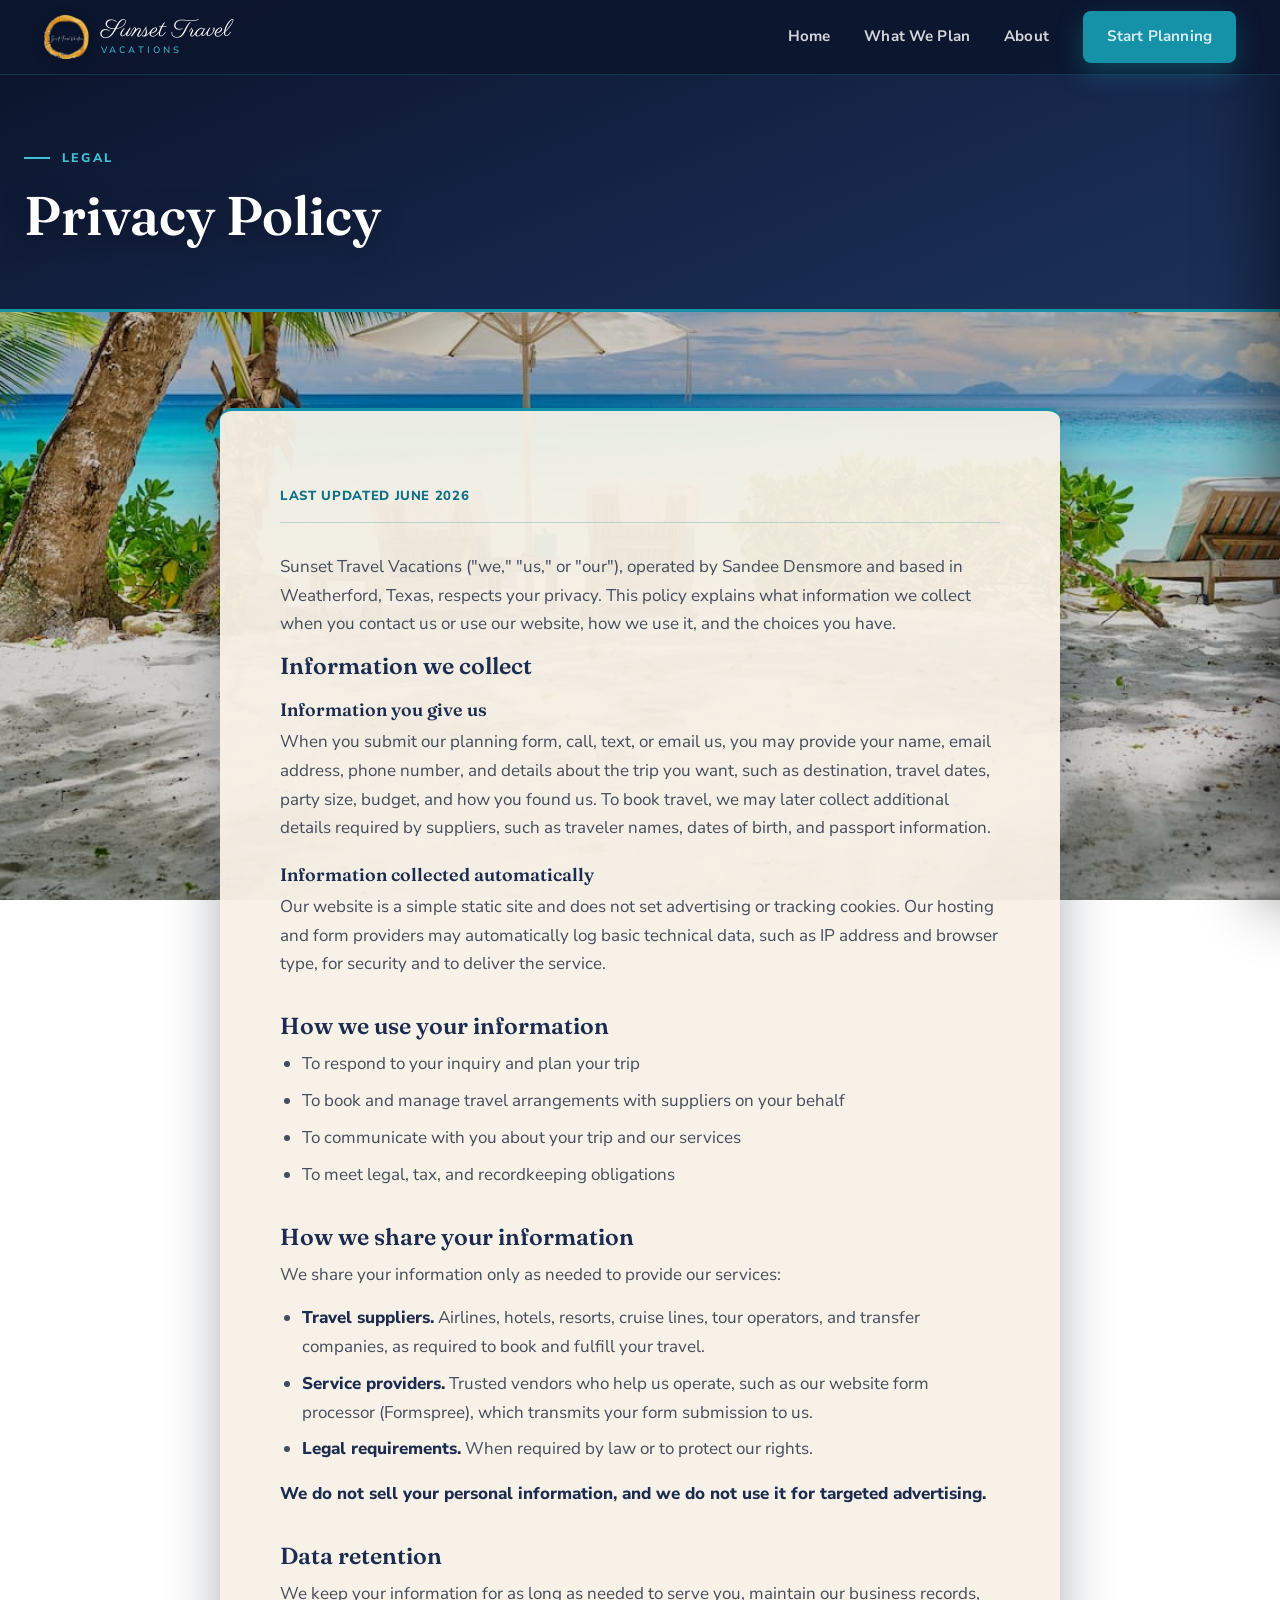
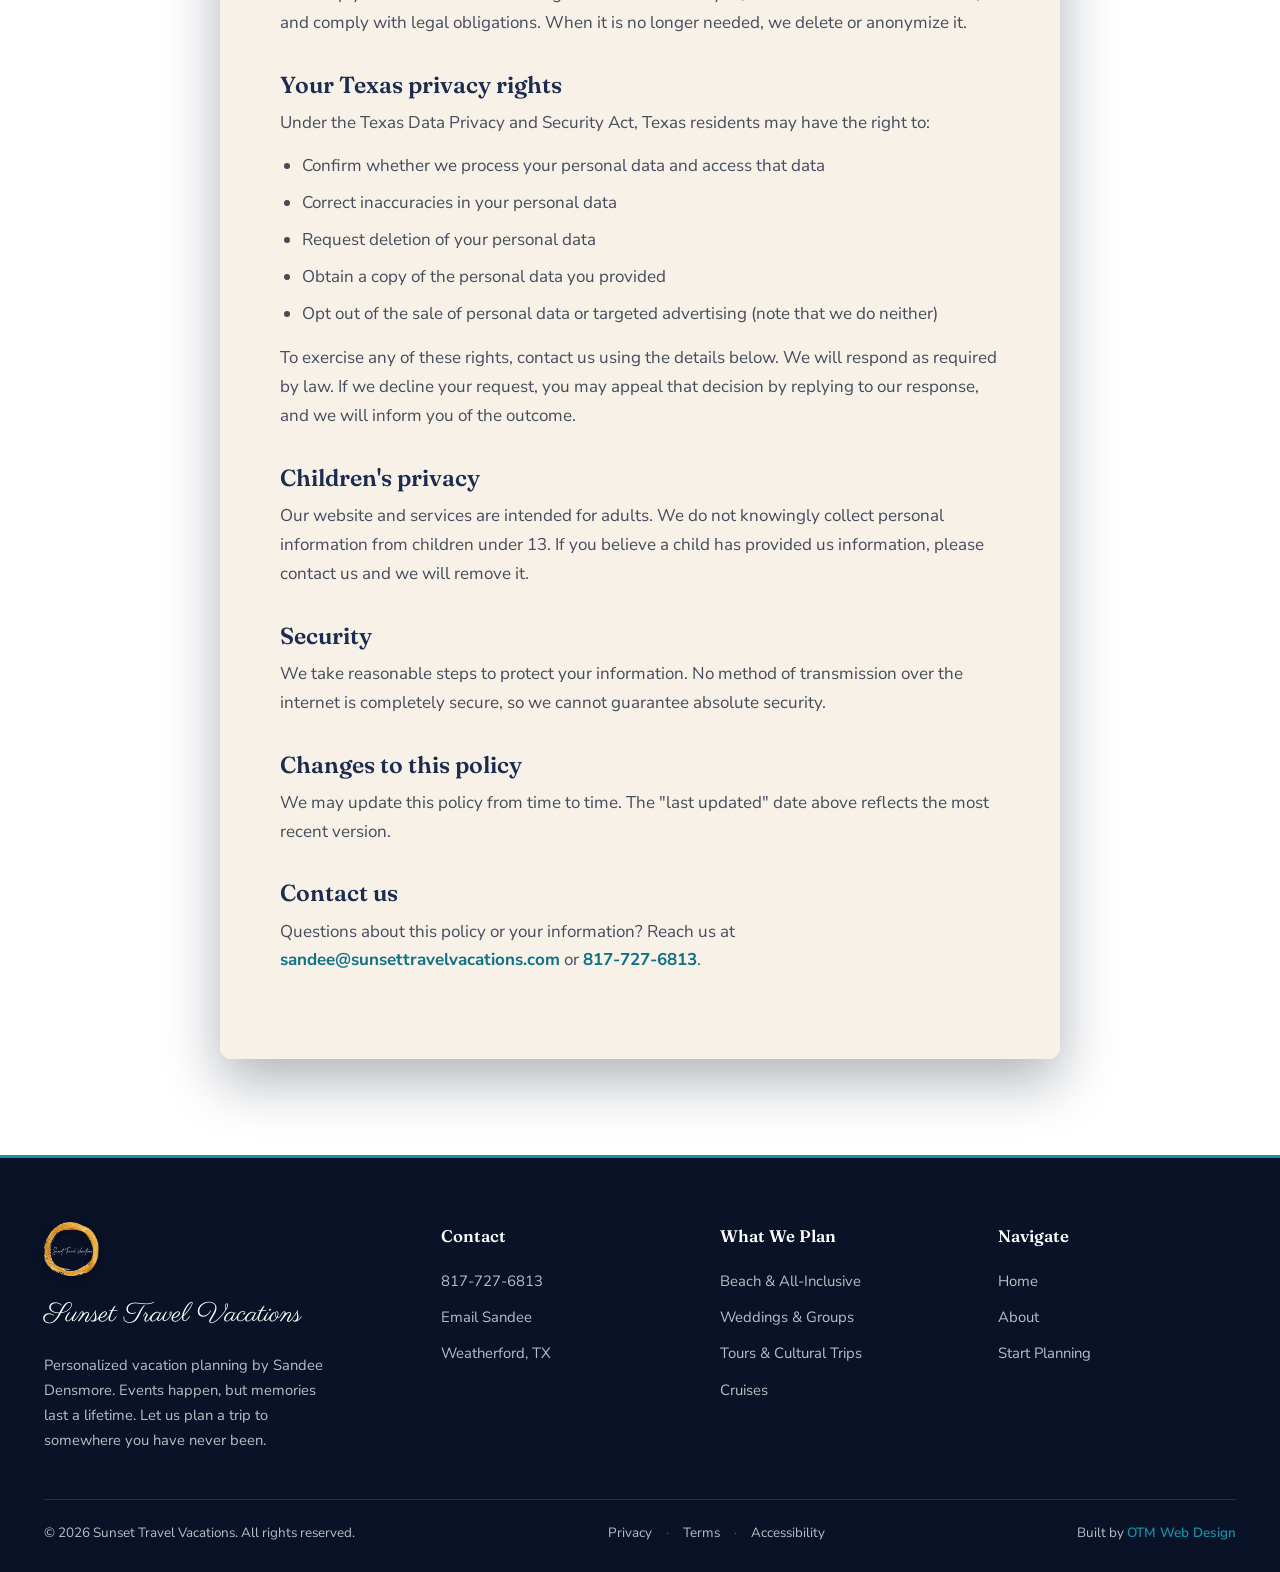
<file: privacy.html>
<!DOCTYPE html>
<html lang="en">
<head>
<meta charset="UTF-8">
<meta name="viewport" content="width=device-width, initial-scale=1.0">
<title>Privacy Policy | Sunset Travel Vacations</title>
<meta name="description" content="How Sunset Travel Vacations collects, uses, and protects your personal information, including your rights under Texas law.">
<link rel="canonical" href="https://sunsettravelvacations.com/privacy">
<meta name="robots" content="noindex">
<link rel="preconnect" href="https://fonts.googleapis.com">
<link rel="preconnect" href="https://fonts.gstatic.com" crossorigin>
<link href="https://fonts.googleapis.com/css2?family=Fraunces:opsz,wght@9..144,400;9..144,500;9..144,600;9..144,700&family=Nunito+Sans:wght@400;600;700;800&family=Parisienne&display=swap" rel="stylesheet">
<link rel="stylesheet" href="styles.css">
</head>
<body data-page="privacy">

<nav class="nav">
  <div class="nav-inner">
    <a href="index.html" class="brand">
      <img src="assets/logo.png" alt="Sunset Travel Vacations" class="brand-logo">
      <span class="brand-text"><span class="brand-mark">Sunset Travel</span><span class="brand-sub">Vacations</span></span>
    </a>
    <div class="nav-links">
      <a href="index.html" data-nav="home">Home</a>
      <a href="services.html" data-nav="services">What We Plan</a>
      <a href="about.html" data-nav="about">About</a>
      <a href="book.html" class="btn btn-gold nav-cta">Start Planning</a>
    </div>
    <button class="hamburger" type="button" aria-label="Open menu" aria-expanded="false"><span></span><span></span><span></span></button>
  </div>
</nav>
<div class="nav-backdrop"></div>
<aside class="mobile-panel" aria-hidden="true">
  <a href="index.html">Home</a>
  <a href="services.html">What We Plan</a>
  <a href="about.html">About</a>
  <a href="book.html" class="btn btn-gold">Start Planning</a>
</aside>

<main>

<header class="hero hero--page hero--legal">
  <div class="container hero-content">
    <span class="eyebrow hero-eyebrow">Legal</span>
    <h1>Privacy Policy</h1>
  </div>
</header>

<section class="section">
  <div class="container">
    <div class="frame legal">
      <span class="updated">Last updated June 2026</span>

      <p>Sunset Travel Vacations ("we," "us," or "our"), operated by Sandee Densmore and based in Weatherford, Texas, respects your privacy. This policy explains what information we collect when you contact us or use our website, how we use it, and the choices you have.</p>

      <h2>Information we collect</h2>
      <h3>Information you give us</h3>
      <p>When you submit our planning form, call, text, or email us, you may provide your name, email address, phone number, and details about the trip you want, such as destination, travel dates, party size, budget, and how you found us. To book travel, we may later collect additional details required by suppliers, such as traveler names, dates of birth, and passport information.</p>
      <h3>Information collected automatically</h3>
      <p>Our website is a simple static site and does not set advertising or tracking cookies. Our hosting and form providers may automatically log basic technical data, such as IP address and browser type, for security and to deliver the service.</p>

      <h2>How we use your information</h2>
      <ul>
        <li>To respond to your inquiry and plan your trip</li>
        <li>To book and manage travel arrangements with suppliers on your behalf</li>
        <li>To communicate with you about your trip and our services</li>
        <li>To meet legal, tax, and recordkeeping obligations</li>
      </ul>

      <h2>How we share your information</h2>
      <p>We share your information only as needed to provide our services:</p>
      <ul>
        <li><strong>Travel suppliers.</strong> Airlines, hotels, resorts, cruise lines, tour operators, and transfer companies, as required to book and fulfill your travel.</li>
        <li><strong>Service providers.</strong> Trusted vendors who help us operate, such as our website form processor (Formspree), which transmits your form submission to us.</li>
        <li><strong>Legal requirements.</strong> When required by law or to protect our rights.</li>
      </ul>
      <p><strong>We do not sell your personal information, and we do not use it for targeted advertising.</strong></p>

      <h2>Data retention</h2>
      <p>We keep your information for as long as needed to serve you, maintain our business records, and comply with legal obligations. When it is no longer needed, we delete or anonymize it.</p>

      <h2>Your Texas privacy rights</h2>
      <p>Under the Texas Data Privacy and Security Act, Texas residents may have the right to:</p>
      <ul>
        <li>Confirm whether we process your personal data and access that data</li>
        <li>Correct inaccuracies in your personal data</li>
        <li>Request deletion of your personal data</li>
        <li>Obtain a copy of the personal data you provided</li>
        <li>Opt out of the sale of personal data or targeted advertising (note that we do neither)</li>
      </ul>
      <p>To exercise any of these rights, contact us using the details below. We will respond as required by law. If we decline your request, you may appeal that decision by replying to our response, and we will inform you of the outcome.</p>

      <h2>Children's privacy</h2>
      <p>Our website and services are intended for adults. We do not knowingly collect personal information from children under 13. If you believe a child has provided us information, please contact us and we will remove it.</p>

      <h2>Security</h2>
      <p>We take reasonable steps to protect your information. No method of transmission over the internet is completely secure, so we cannot guarantee absolute security.</p>

      <h2>Changes to this policy</h2>
      <p>We may update this policy from time to time. The "last updated" date above reflects the most recent version.</p>

      <h2>Contact us</h2>
      <p>Questions about this policy or your information? Reach us at <a href="mailto:sandee@sunsettravelvacations.com">sandee@sunsettravelvacations.com</a> or <a href="tel:8177276813">817-727-6813</a>.</p>
    </div>
  </div>
</section>

</main>

<footer class="footer">
  <div class="container">
    <div class="footer-grid">
      <div class="f-brand">
        <img src="assets/logo.png" alt="Sunset Travel Vacations" class="footer-logo">
        <span class="brand-mark">Sunset Travel Vacations</span>
        <p>Personalized vacation planning by Sandee Densmore. Events happen, but memories last a lifetime. Let us plan a trip to somewhere you have never been.</p>
      </div>
      <div><h4>Contact</h4><ul><li><a href="tel:8177276813">817-727-6813</a></li><li><a href="mailto:sandee@sunsettravelvacations.com">Email Sandee</a></li><li>Weatherford, TX</li></ul></div>
      <div><h4>What We Plan</h4><ul><li><a href="services.html">Beach &amp; All-Inclusive</a></li><li><a href="services.html">Weddings &amp; Groups</a></li><li><a href="services.html">Tours &amp; Cultural Trips</a></li><li><a href="services.html">Cruises</a></li></ul></div>
      <div><h4>Navigate</h4><ul><li><a href="index.html">Home</a></li><li><a href="about.html">About</a></li><li><a href="book.html">Start Planning</a></li></ul></div>
    </div>
    <div class="footer-bottom">
      <span>&copy; 2026 Sunset Travel Vacations. All rights reserved.</span>
      <span class="footer-legal"><a href="privacy.html">Privacy</a><span>&middot;</span><a href="terms.html">Terms</a><span>&middot;</span><a href="accessibility.html">Accessibility</a></span>
      <span class="footer-bottom-links">Built by <a href="https://otm-designs.com">OTM Web Design</a></span>
    </div>
  </div>
</footer>

<a href="tel:8177276813" class="call-bar">Tap to Call Sandee</a>
<script src="script.js"></script>
</body>
</html>
</file>
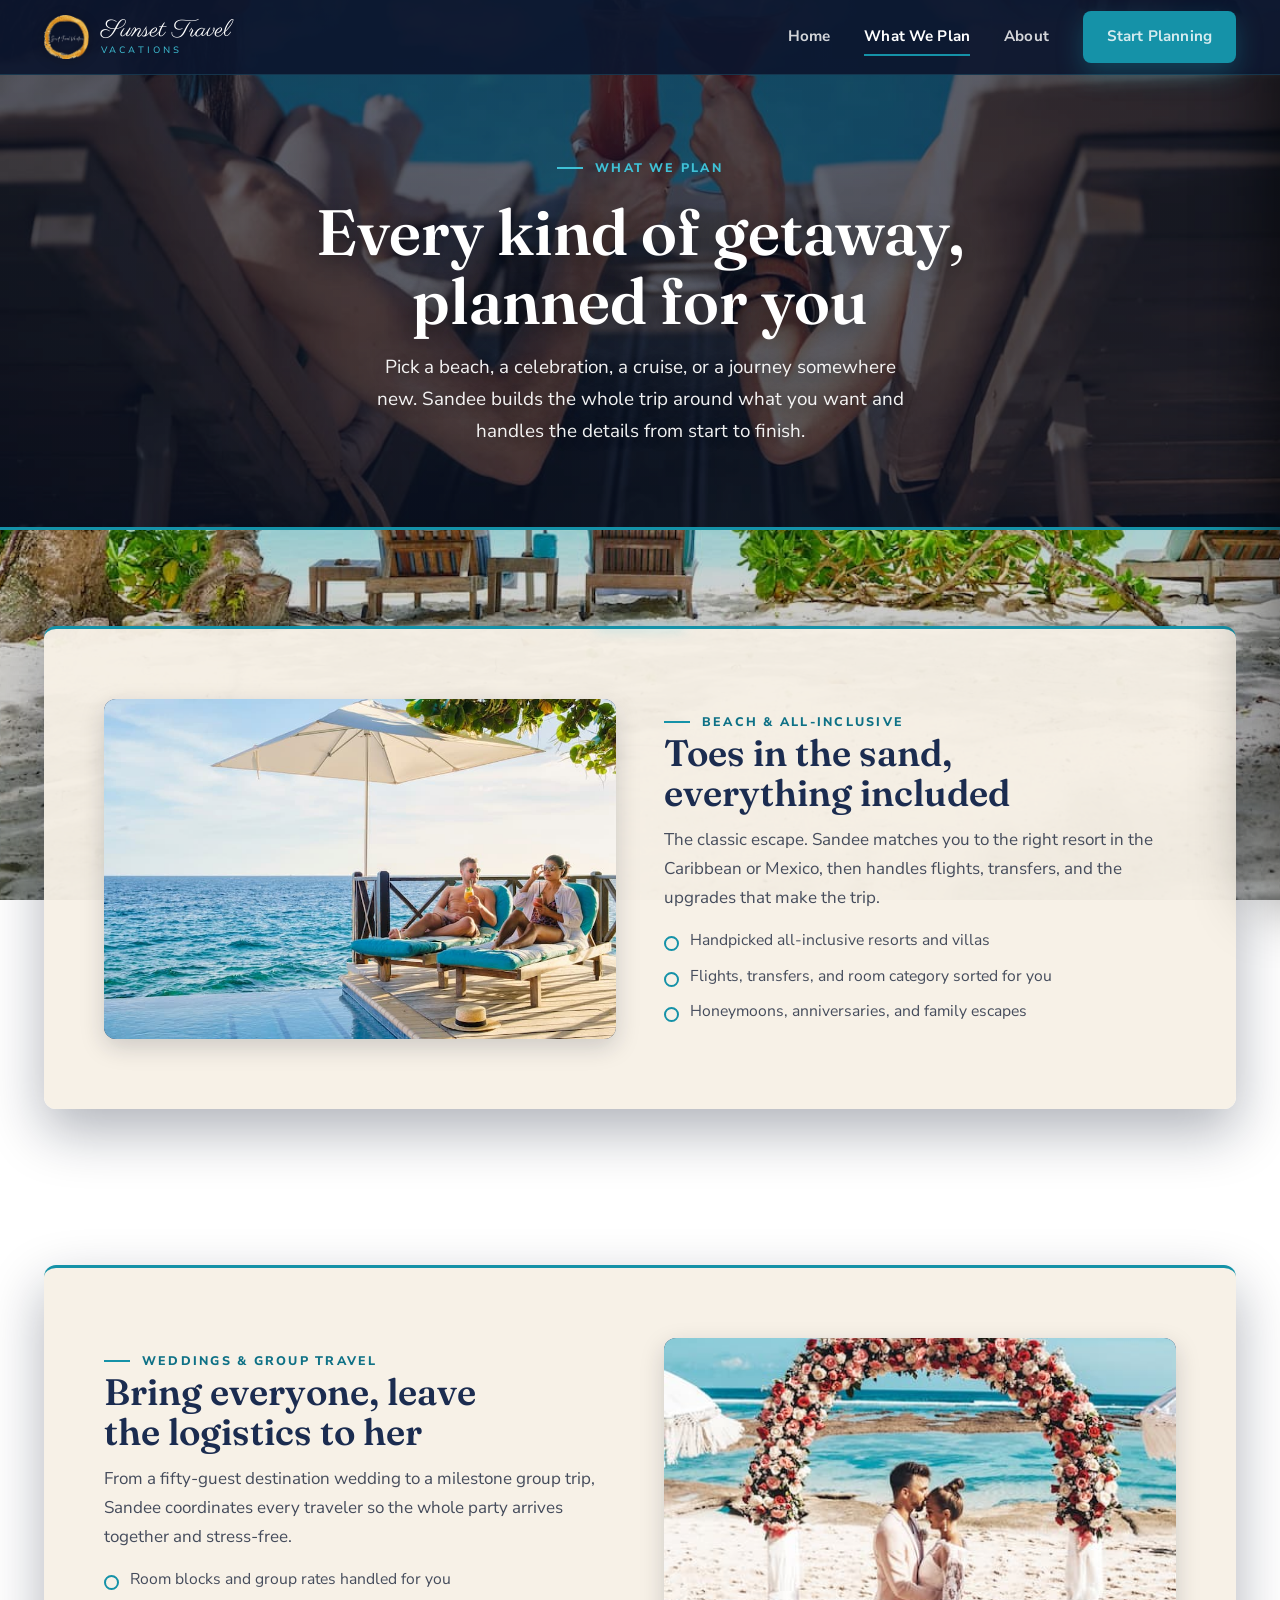
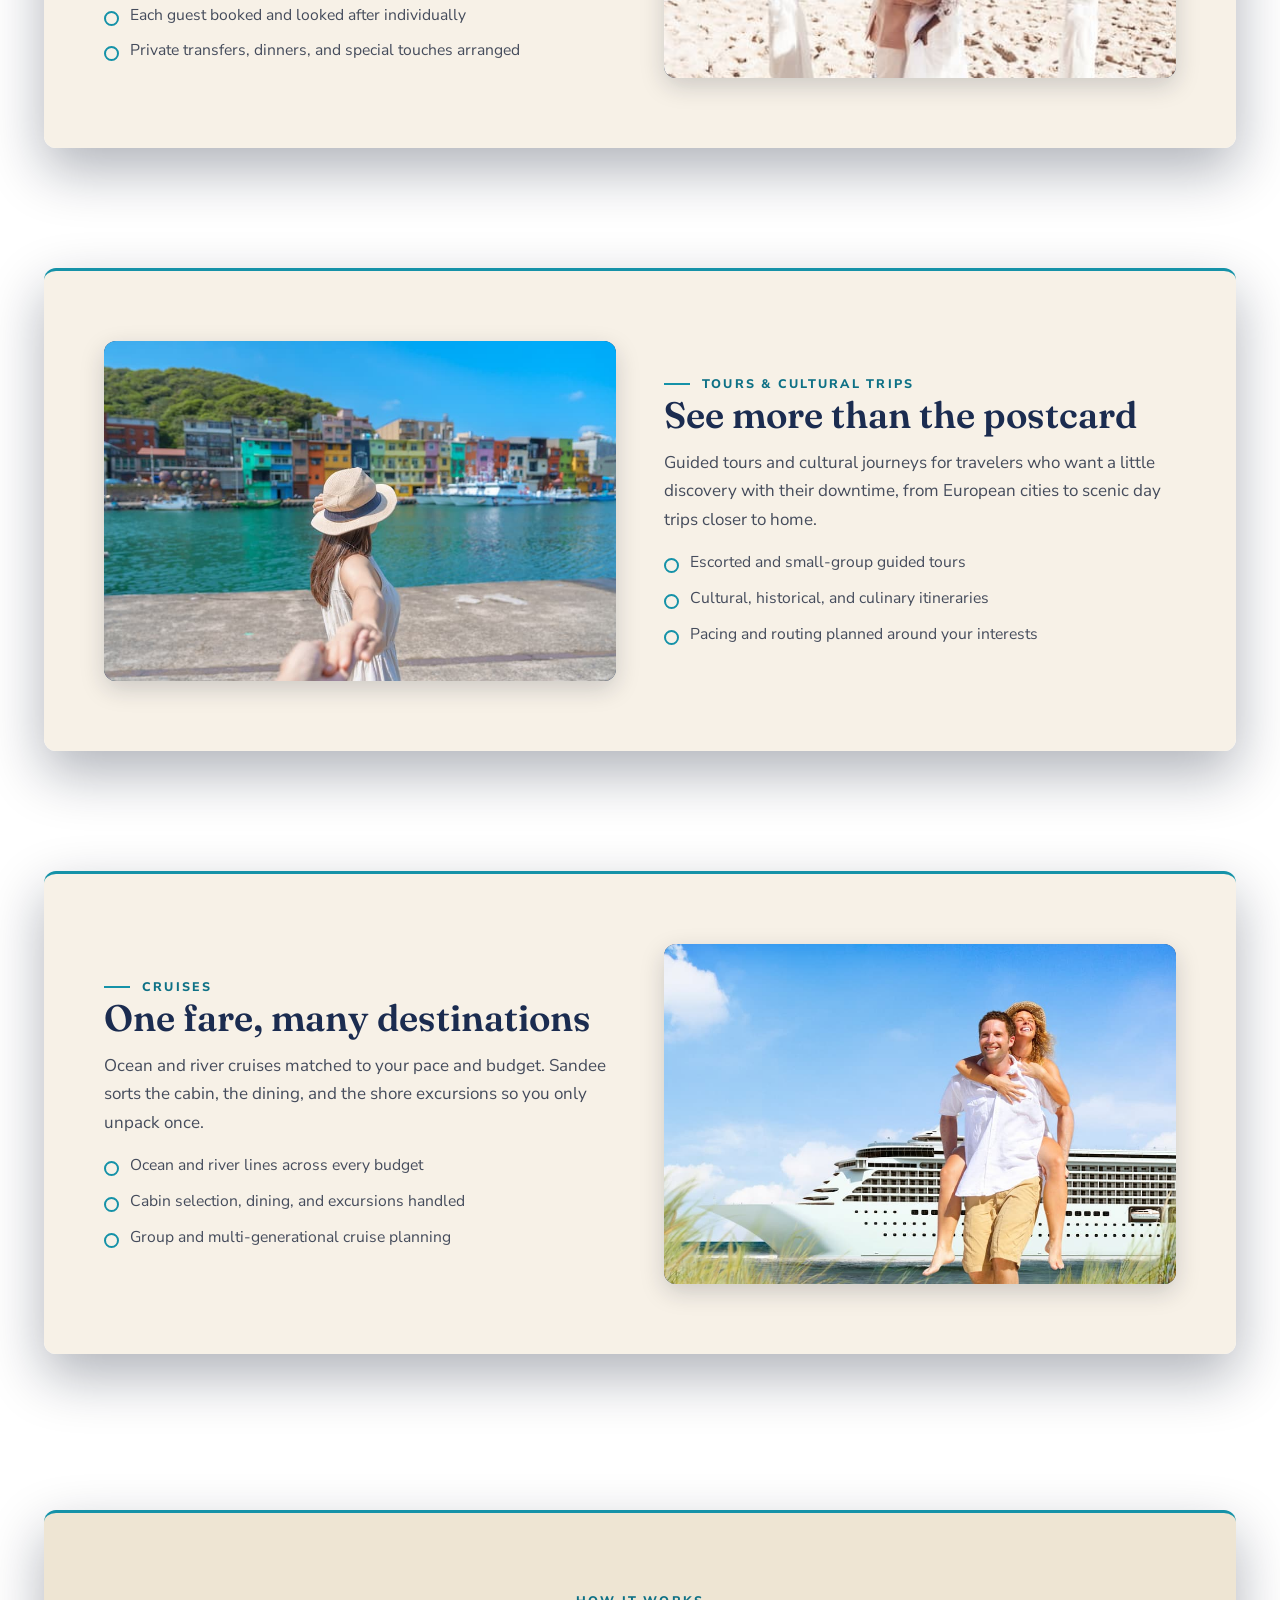
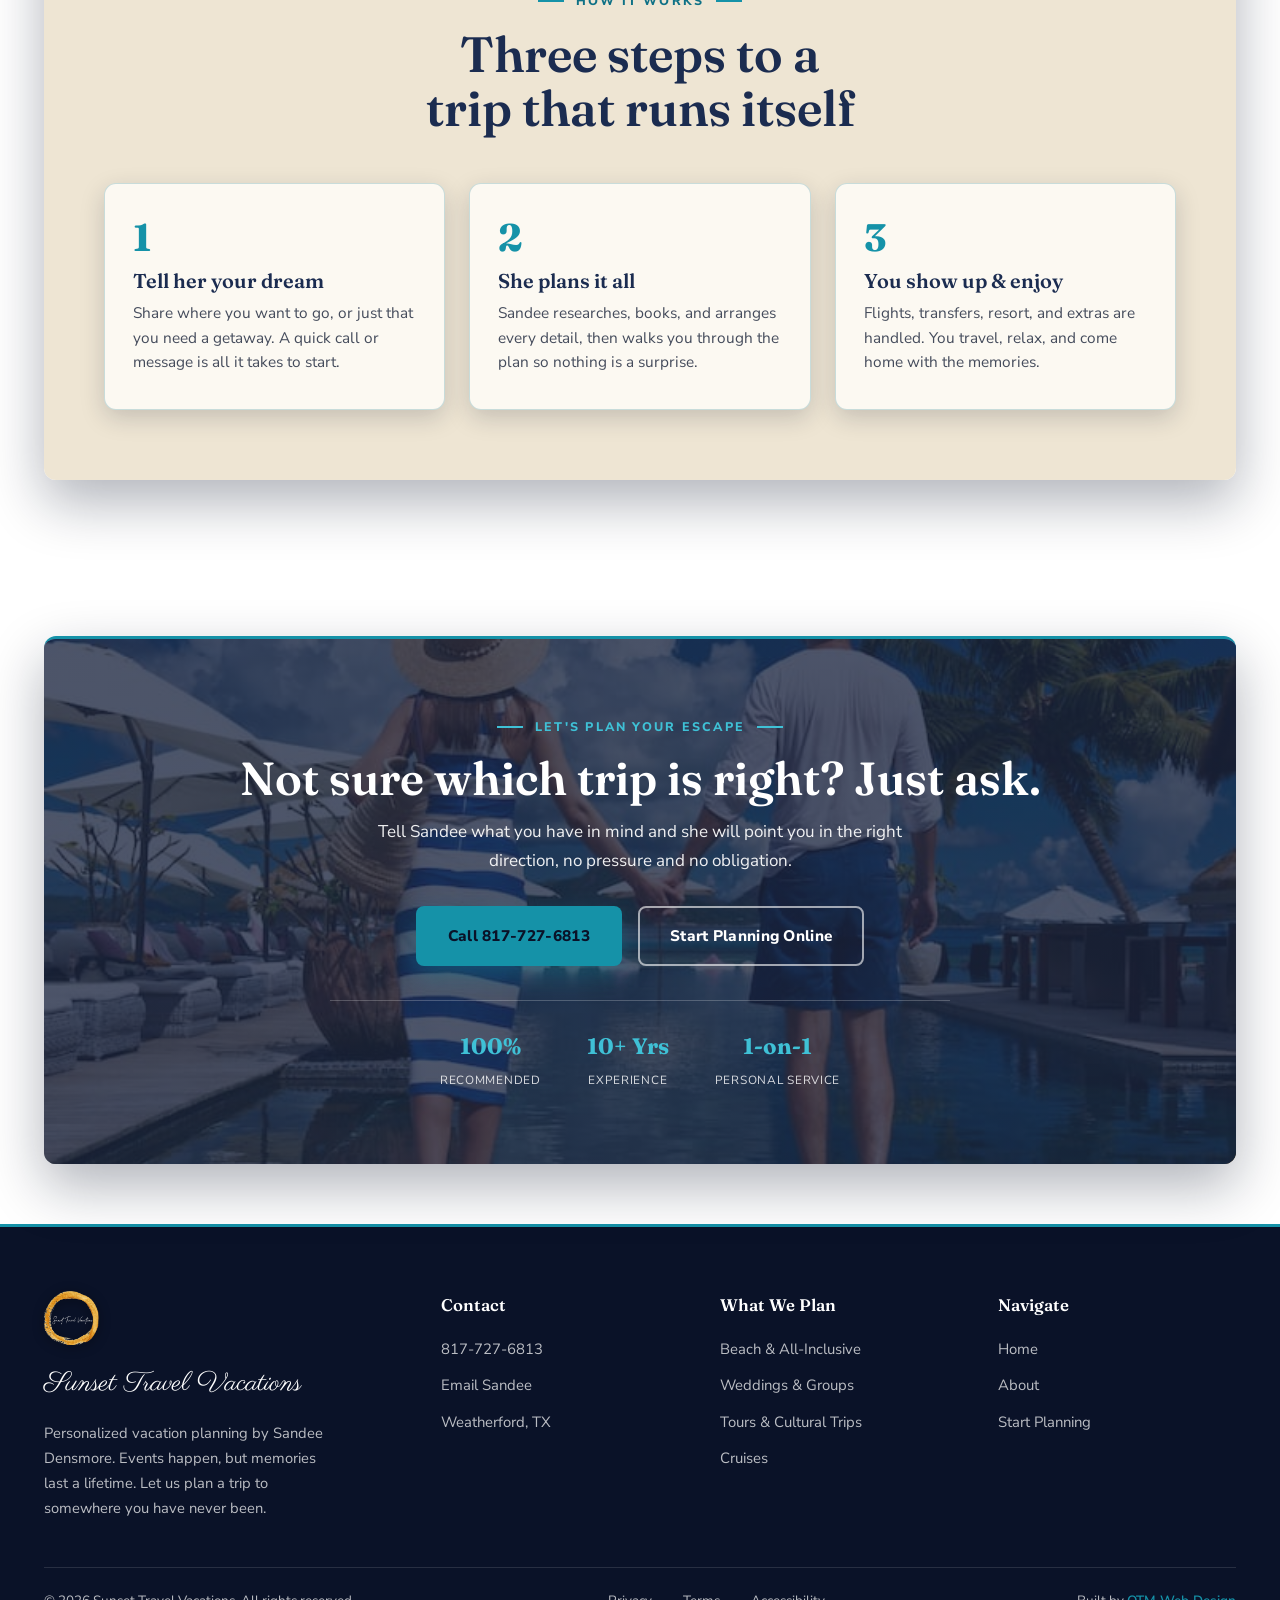
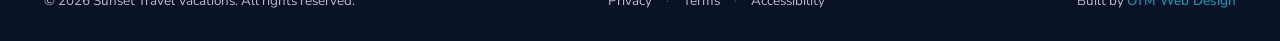
<file: services.html>
<!DOCTYPE html>
<html lang="en">
<head>
<meta charset="UTF-8">
<meta name="viewport" content="width=device-width, initial-scale=1.0">
<title>What We Plan | Sunset Travel Vacations</title>
<meta name="description" content="Beach and all-inclusive escapes, destination weddings, group travel, guided tours, and cruises, all planned personally by advisor Sandee Densmore.">
<link rel="canonical" href="https://sunsettravelvacations.com/services">
<meta property="og:type" content="website">
<meta property="og:site_name" content="Sunset Travel Vacations">
<meta property="og:title" content="What We Plan | Sunset Travel Vacations">
<meta property="og:description" content="Beach escapes, destination weddings, group travel, guided tours, and cruises, all planned personally by Sandee Densmore.">
<meta property="og:url" content="https://sunsettravelvacations.com/services">
<meta property="og:image" content="https://sunsettravelvacations.com/assets/og-image.jpg">
<meta property="og:image:width" content="1200">
<meta property="og:image:height" content="630">
<meta property="og:image:alt" content="Sunset Travel Vacations">
<meta name="twitter:card" content="summary_large_image">
<meta name="twitter:title" content="What We Plan | Sunset Travel Vacations">
<meta name="twitter:description" content="Beach escapes, destination weddings, group travel, guided tours, and cruises, all planned personally by Sandee Densmore.">
<meta name="twitter:image" content="https://sunsettravelvacations.com/assets/og-image.jpg">
<link rel="preconnect" href="https://fonts.googleapis.com">
<link rel="preconnect" href="https://fonts.gstatic.com" crossorigin>
<link href="https://fonts.googleapis.com/css2?family=Fraunces:opsz,wght@9..144,400;9..144,500;9..144,600;9..144,700&family=Nunito+Sans:wght@400;600;700;800&family=Parisienne&display=swap" rel="stylesheet">
<link rel="stylesheet" href="styles.css">
</head>
<body data-page="services">

<nav class="nav">
  <div class="nav-inner">
    <a href="index.html" class="brand">
      <img src="assets/logo.png" alt="Sunset Travel Vacations" class="brand-logo">
      <span class="brand-text"><span class="brand-mark">Sunset Travel</span><span class="brand-sub">Vacations</span></span>
    </a>
    <div class="nav-links">
      <a href="index.html" data-nav="home">Home</a>
      <a href="services.html" data-nav="services">What We Plan</a>
      <a href="about.html" data-nav="about">About</a>
      <a href="book.html" class="btn btn-gold nav-cta">Start Planning</a>
    </div>
    <button class="hamburger" type="button" aria-label="Open menu" aria-expanded="false"><span></span><span></span><span></span></button>
  </div>
</nav>
<div class="nav-backdrop"></div>
<aside class="mobile-panel" aria-hidden="true">
  <a href="index.html">Home</a>
  <a href="services.html">What We Plan</a>
  <a href="about.html">About</a>
  <a href="book.html" class="btn btn-gold">Start Planning</a>
</aside>

<main>

<header class="hero hero--page hero--services">
  <div class="container hero-content">
    <span class="eyebrow hero-eyebrow" style="justify-content:center;">What We Plan</span>
    <h1>Every kind of getaway, planned for you</h1>
    <p class="lede">Pick a beach, a celebration, a cruise, or a journey somewhere new. Sandee builds the whole trip around what you want and handles the details from start to finish.</p>
  </div>
</header>

<section class="section">
  <div class="container">
    <div class="frame has-tab">
      <div class="feature">
        <div class="f-img"><img loading="lazy" decoding="async" src="assets/beach-main.jpg" alt="Beach and all-inclusive resort"></div>
        <div class="f-copy">
          <span class="eyebrow">Beach &amp; All-Inclusive</span>
          <h3>Toes in the sand, everything included</h3>
          <p>The classic escape. Sandee matches you to the right resort in the Caribbean or Mexico, then handles flights, transfers, and the upgrades that make the trip.</p>
          <ul>
            <li>Handpicked all-inclusive resorts and villas</li>
            <li>Flights, transfers, and room category sorted for you</li>
            <li>Honeymoons, anniversaries, and family escapes</li>
          </ul>
        </div>
      </div>
    </div>
  </div>
</section>

<section class="section tight">
  <div class="container">
    <div class="frame">
      <div class="feature flip">
        <div class="f-img"><img loading="lazy" decoding="async" src="assets/weddings-main.jpg" alt="Destination wedding on the beach"></div>
        <div class="f-copy">
          <span class="eyebrow">Weddings &amp; Group Travel</span>
          <h3>Bring everyone, leave the logistics to her</h3>
          <p>From a fifty-guest destination wedding to a milestone group trip, Sandee coordinates every traveler so the whole party arrives together and stress-free.</p>
          <ul>
            <li>Room blocks and group rates handled for you</li>
            <li>Each guest booked and looked after individually</li>
            <li>Private transfers, dinners, and special touches arranged</li>
          </ul>
        </div>
      </div>
    </div>
  </div>
</section>

<section class="section tight">
  <div class="container">
    <div class="frame">
      <div class="feature">
        <div class="f-img"><img loading="lazy" decoding="async" src="assets/tours-main.jpg" alt="Guided cultural tour"></div>
        <div class="f-copy">
          <span class="eyebrow">Tours &amp; Cultural Trips</span>
          <h3>See more than the postcard</h3>
          <p>Guided tours and cultural journeys for travelers who want a little discovery with their downtime, from European cities to scenic day trips closer to home.</p>
          <ul>
            <li>Escorted and small-group guided tours</li>
            <li>Cultural, historical, and culinary itineraries</li>
            <li>Pacing and routing planned around your interests</li>
          </ul>
        </div>
      </div>
    </div>
  </div>
</section>

<section class="section tight">
  <div class="container">
    <div class="frame">
      <div class="feature flip">
        <div class="f-img"><img loading="lazy" decoding="async" src="assets/cruises-main.jpg" alt="Cruise ship at sea"></div>
        <div class="f-copy">
          <span class="eyebrow">Cruises</span>
          <h3>One fare, many destinations</h3>
          <p>Ocean and river cruises matched to your pace and budget. Sandee sorts the cabin, the dining, and the shore excursions so you only unpack once.</p>
          <ul>
            <li>Ocean and river lines across every budget</li>
            <li>Cabin selection, dining, and excursions handled</li>
            <li>Group and multi-generational cruise planning</li>
          </ul>
        </div>
      </div>
    </div>
  </div>
</section>

<section class="section">
  <div class="container">
    <div class="frame deep">
      <div class="section-head">
        <span class="eyebrow center">How It Works</span>
        <h2>Three steps to a trip that runs itself</h2>
      </div>
      <div class="steps-grid">
        <div class="step"><span class="num" aria-hidden="true">1</span><h3>Tell her your dream</h3><p>Share where you want to go, or just that you need a getaway. A quick call or message is all it takes to start.</p></div>
        <div class="step"><span class="num" aria-hidden="true">2</span><h3>She plans it all</h3><p>Sandee researches, books, and arranges every detail, then walks you through the plan so nothing is a surprise.</p></div>
        <div class="step"><span class="num" aria-hidden="true">3</span><h3>You show up &amp; enjoy</h3><p>Flights, transfers, resort, and extras are handled. You travel, relax, and come home with the memories.</p></div>
      </div>
    </div>
  </div>
</section>
<section class="section tight">
  <div class="container">
    <div class="cta-frame">
      <span class="eyebrow center">Let's Plan Your Escape</span>
      <h2>Not sure which trip is right? Just ask.</h2>
      <p>Tell Sandee what you have in mind and she will point you in the right direction, no pressure and no obligation.</p>
      <div class="cta-buttons">
        <a href="tel:8177276813" class="btn btn-gold">Call 817-727-6813</a>
        <a href="book.html" class="btn btn-outline">Start Planning Online</a>
      </div>
      <div class="cta-trust">
        <div><b>100%</b><span>Recommended</span></div>
        <div><b>10+ Yrs</b><span>Experience</span></div>
        <div><b>1-on-1</b><span>Personal Service</span></div>
      </div>
    </div>
  </div>
</section>

</main>

<footer class="footer">
  <div class="container">
    <div class="footer-grid">
      <div class="f-brand">
        <img src="assets/logo.png" alt="Sunset Travel Vacations" class="footer-logo">
        <span class="brand-mark">Sunset Travel Vacations</span>
        <p>Personalized vacation planning by Sandee Densmore. Events happen, but memories last a lifetime. Let us plan a trip to somewhere you have never been.</p>
      </div>
      <div><h4>Contact</h4><ul><li><a href="tel:8177276813">817-727-6813</a></li><li><a href="mailto:sandee@sunsettravelvacations.com">Email Sandee</a></li><li>Weatherford, TX</li></ul></div>
      <div><h4>What We Plan</h4><ul><li><a href="services.html">Beach &amp; All-Inclusive</a></li><li><a href="services.html">Weddings &amp; Groups</a></li><li><a href="services.html">Tours &amp; Cultural Trips</a></li><li><a href="services.html">Cruises</a></li></ul></div>
      <div><h4>Navigate</h4><ul><li><a href="index.html">Home</a></li><li><a href="about.html">About</a></li><li><a href="book.html">Start Planning</a></li></ul></div>
    </div>
    <div class="footer-bottom">
      <span>&copy; 2026 Sunset Travel Vacations. All rights reserved.</span>
      <span class="footer-legal"><a href="privacy.html">Privacy</a><span>&middot;</span><a href="terms.html">Terms</a><span>&middot;</span><a href="accessibility.html">Accessibility</a></span>
      <span class="footer-bottom-links">Built by <a href="https://otm-designs.com">OTM Web Design</a></span>
    </div>
  </div>
</footer>

<a href="tel:8177276813" class="call-bar">Tap to Call Sandee</a>
<script src="script.js"></script>
</body>
</html>
</file>
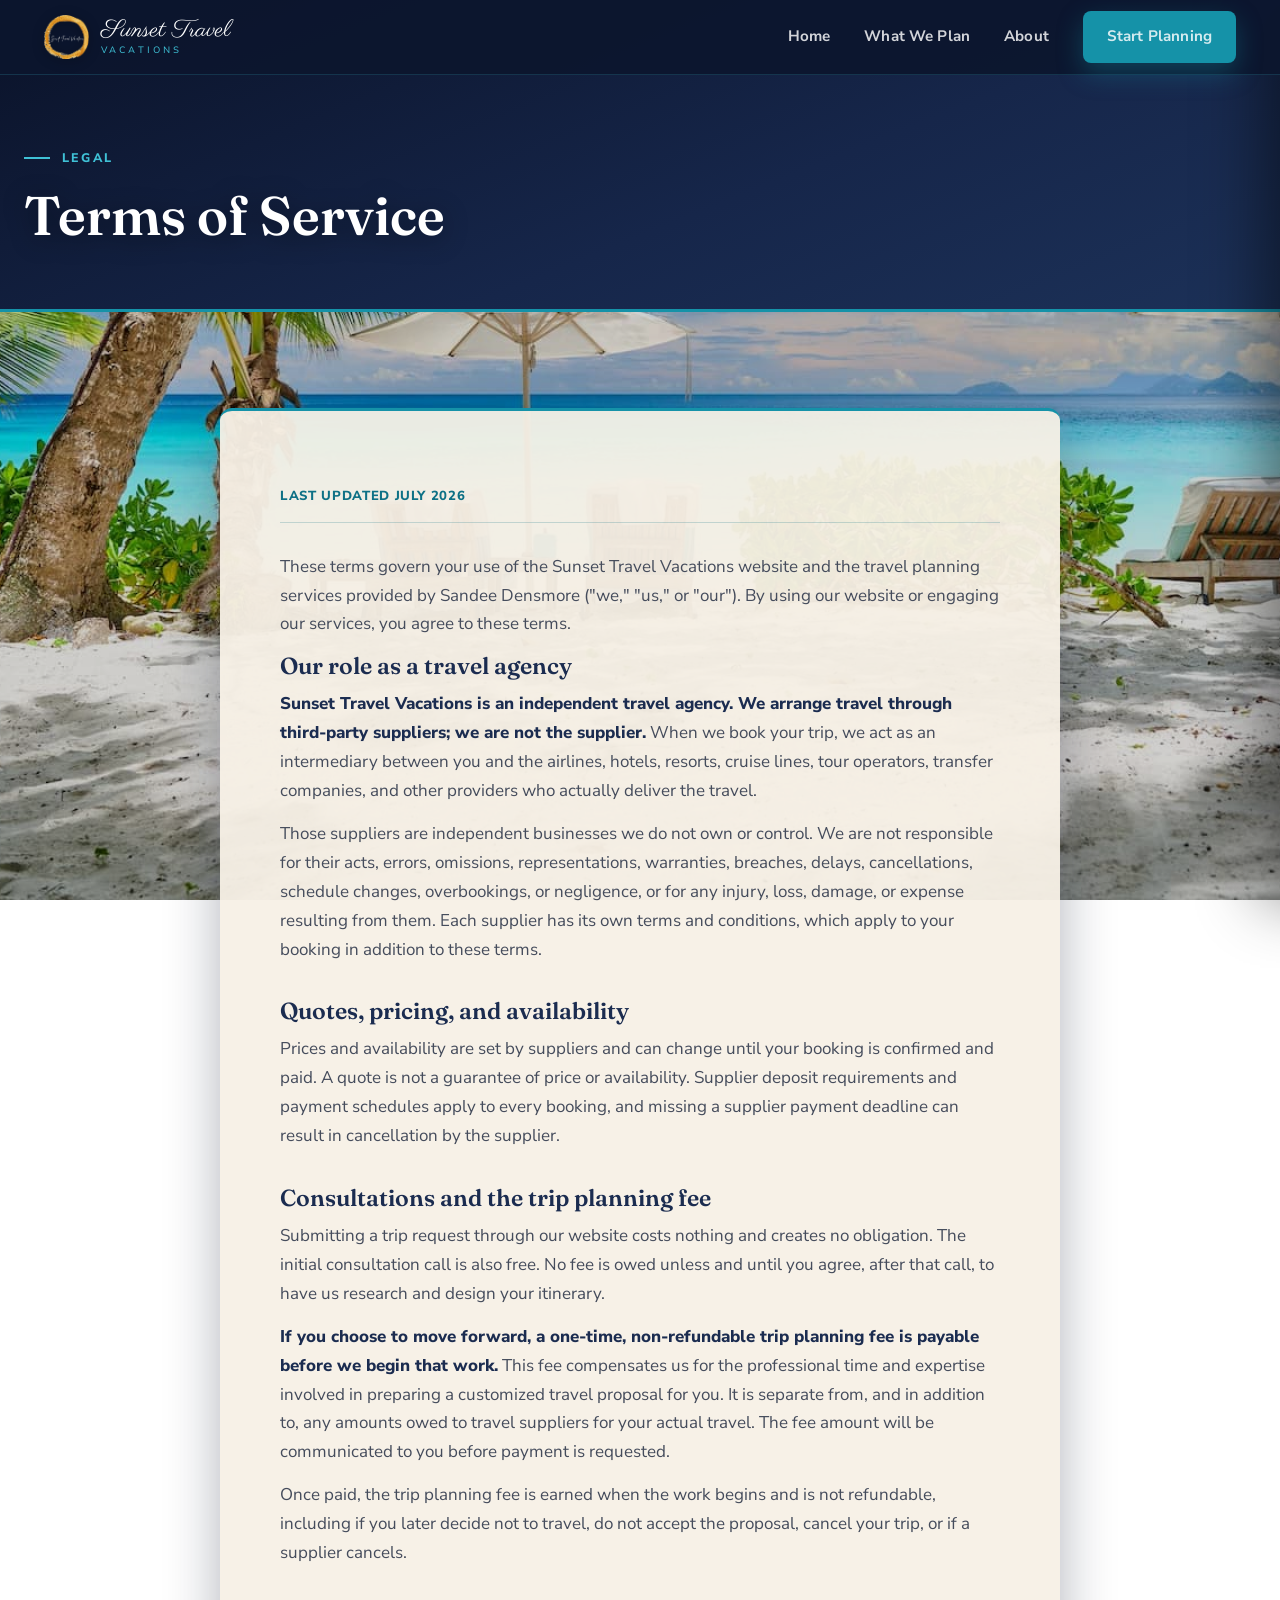
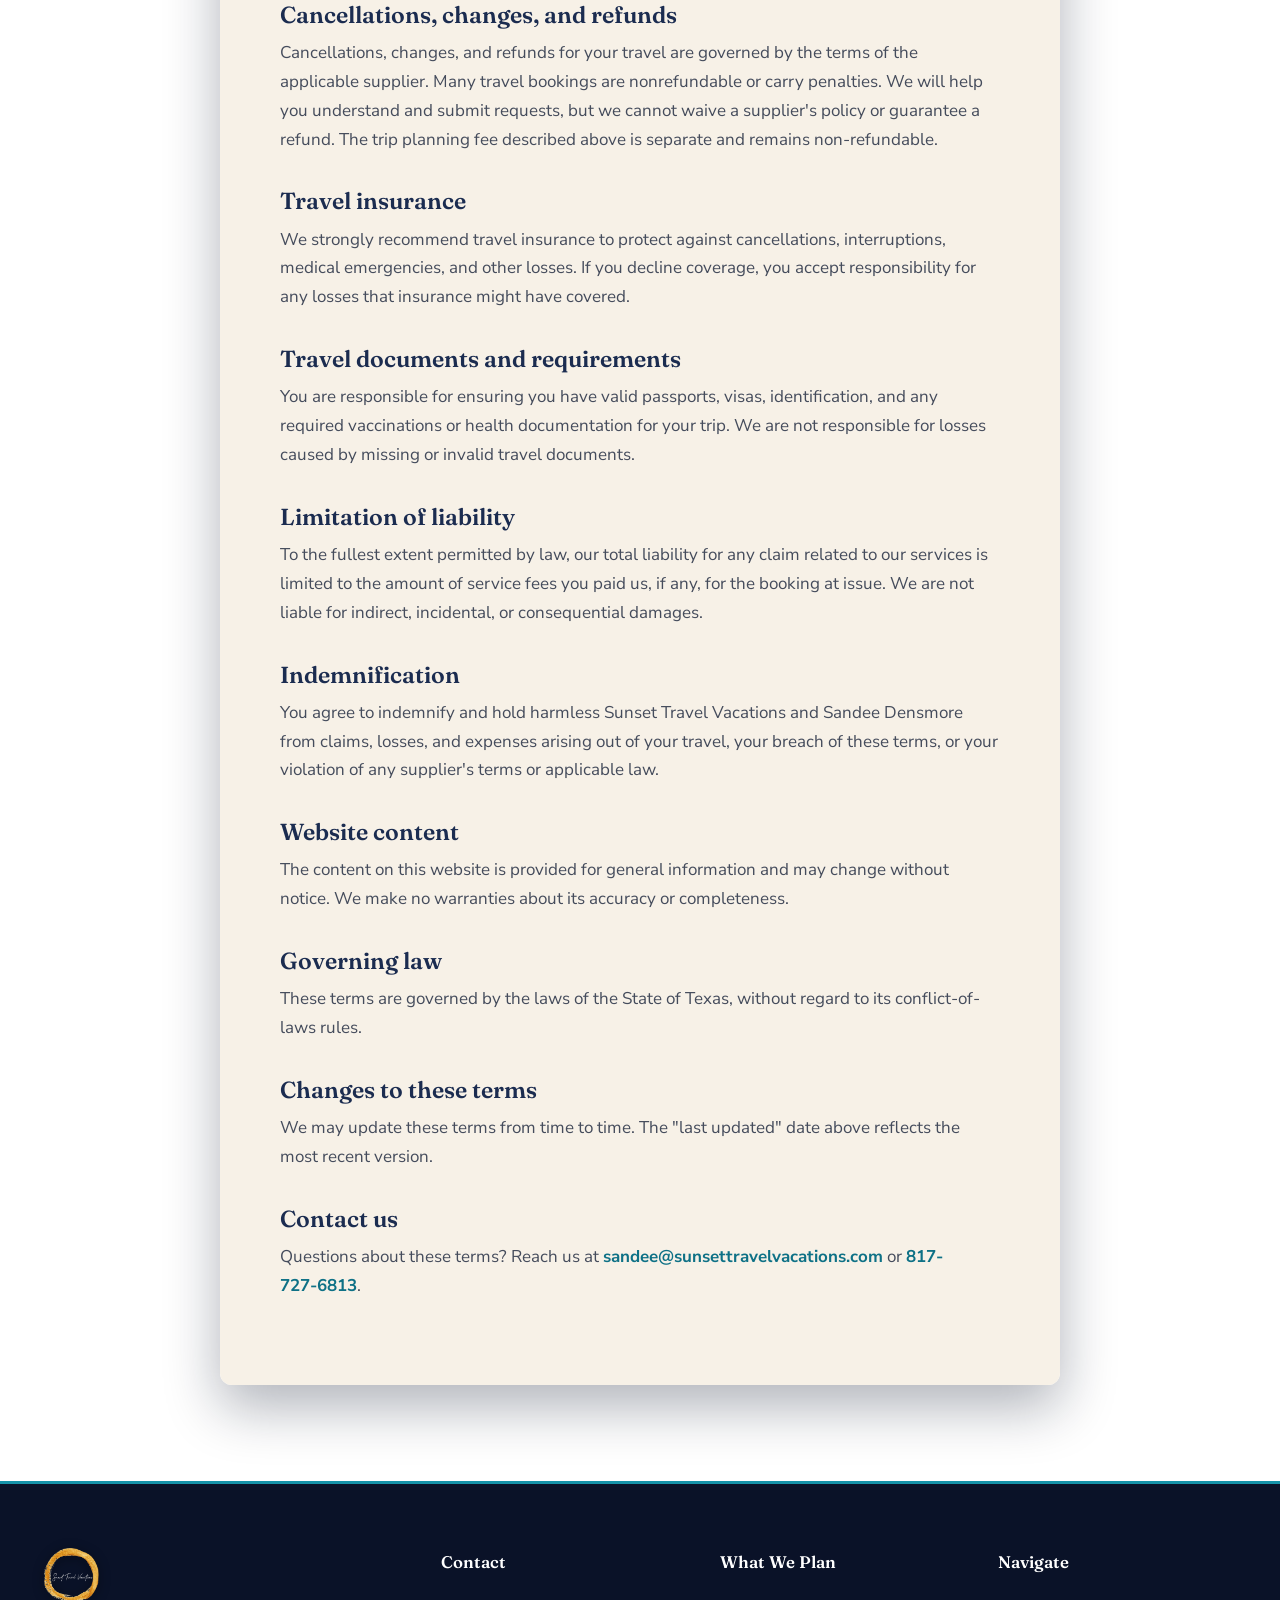
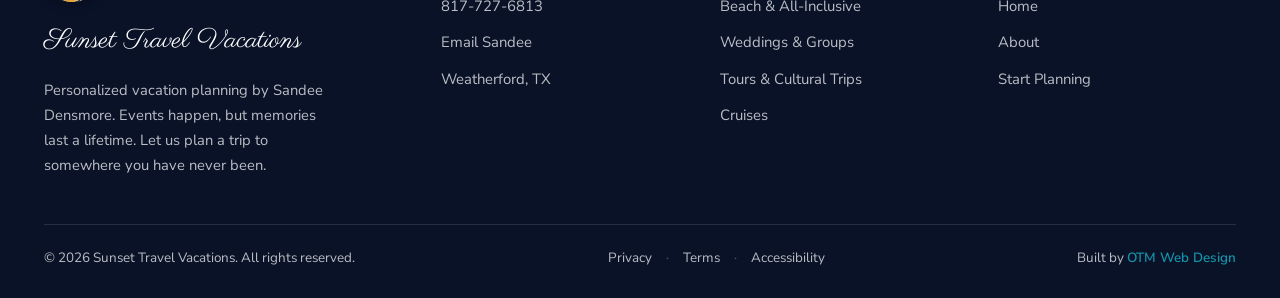
<file: terms.html>
<!DOCTYPE html>
<html lang="en">
<head>
<meta charset="UTF-8">
<meta name="viewport" content="width=device-width, initial-scale=1.0">
<title>Terms of Service | Sunset Travel Vacations</title>
<meta name="description" content="The terms governing your use of Sunset Travel Vacations and the travel planning services provided by Sandee Densmore.">
<link rel="canonical" href="https://sunsettravelvacations.com/terms">
<meta name="robots" content="noindex">
<link rel="preconnect" href="https://fonts.googleapis.com">
<link rel="preconnect" href="https://fonts.gstatic.com" crossorigin>
<link href="https://fonts.googleapis.com/css2?family=Fraunces:opsz,wght@9..144,400;9..144,500;9..144,600;9..144,700&family=Nunito+Sans:wght@400;600;700;800&family=Parisienne&display=swap" rel="stylesheet">
<link rel="stylesheet" href="styles.css">
</head>
<body data-page="terms">

<nav class="nav">
  <div class="nav-inner">
    <a href="index.html" class="brand">
      <img src="assets/logo.png" alt="Sunset Travel Vacations" class="brand-logo">
      <span class="brand-text"><span class="brand-mark">Sunset Travel</span><span class="brand-sub">Vacations</span></span>
    </a>
    <div class="nav-links">
      <a href="index.html" data-nav="home">Home</a>
      <a href="services.html" data-nav="services">What We Plan</a>
      <a href="about.html" data-nav="about">About</a>
      <a href="book.html" class="btn btn-gold nav-cta">Start Planning</a>
    </div>
    <button class="hamburger" type="button" aria-label="Open menu" aria-expanded="false"><span></span><span></span><span></span></button>
  </div>
</nav>
<div class="nav-backdrop"></div>
<aside class="mobile-panel" aria-hidden="true">
  <a href="index.html">Home</a>
  <a href="services.html">What We Plan</a>
  <a href="about.html">About</a>
  <a href="book.html" class="btn btn-gold">Start Planning</a>
</aside>

<main>

<header class="hero hero--page hero--legal">
  <div class="container hero-content">
    <span class="eyebrow hero-eyebrow">Legal</span>
    <h1>Terms of Service</h1>
  </div>
</header>

<section class="section">
  <div class="container">
    <div class="frame legal">
      <span class="updated">Last updated July 2026</span>

      <p>These terms govern your use of the Sunset Travel Vacations website and the travel planning services provided by Sandee Densmore ("we," "us," or "our"). By using our website or engaging our services, you agree to these terms.</p>

      <h2>Our role as a travel agency</h2>
      <p><strong>Sunset Travel Vacations is an independent travel agency. We arrange travel through third-party suppliers; we are not the supplier.</strong> When we book your trip, we act as an intermediary between you and the airlines, hotels, resorts, cruise lines, tour operators, transfer companies, and other providers who actually deliver the travel.</p>
      <p>Those suppliers are independent businesses we do not own or control. We are not responsible for their acts, errors, omissions, representations, warranties, breaches, delays, cancellations, schedule changes, overbookings, or negligence, or for any injury, loss, damage, or expense resulting from them. Each supplier has its own terms and conditions, which apply to your booking in addition to these terms.</p>

      <h2>Quotes, pricing, and availability</h2>
      <p>Prices and availability are set by suppliers and can change until your booking is confirmed and paid. A quote is not a guarantee of price or availability. Supplier deposit requirements and payment schedules apply to every booking, and missing a supplier payment deadline can result in cancellation by the supplier.</p>

      <h2>Consultations and the trip planning fee</h2>
      <p>Submitting a trip request through our website costs nothing and creates no obligation. The initial consultation call is also free. No fee is owed unless and until you agree, after that call, to have us research and design your itinerary.</p>
      <p><strong>If you choose to move forward, a one-time, non-refundable trip planning fee is payable before we begin that work.</strong> This fee compensates us for the professional time and expertise involved in preparing a customized travel proposal for you. It is separate from, and in addition to, any amounts owed to travel suppliers for your actual travel. The fee amount will be communicated to you before payment is requested.</p>
      <p>Once paid, the trip planning fee is earned when the work begins and is not refundable, including if you later decide not to travel, do not accept the proposal, cancel your trip, or if a supplier cancels.</p>

      <h2>Cancellations, changes, and refunds</h2>
      <p>Cancellations, changes, and refunds for your travel are governed by the terms of the applicable supplier. Many travel bookings are nonrefundable or carry penalties. We will help you understand and submit requests, but we cannot waive a supplier's policy or guarantee a refund. The trip planning fee described above is separate and remains non-refundable.</p>

      <h2>Travel insurance</h2>
      <p>We strongly recommend travel insurance to protect against cancellations, interruptions, medical emergencies, and other losses. If you decline coverage, you accept responsibility for any losses that insurance might have covered.</p>

      <h2>Travel documents and requirements</h2>
      <p>You are responsible for ensuring you have valid passports, visas, identification, and any required vaccinations or health documentation for your trip. We are not responsible for losses caused by missing or invalid travel documents.</p>

      <h2>Limitation of liability</h2>
      <p>To the fullest extent permitted by law, our total liability for any claim related to our services is limited to the amount of service fees you paid us, if any, for the booking at issue. We are not liable for indirect, incidental, or consequential damages.</p>

      <h2>Indemnification</h2>
      <p>You agree to indemnify and hold harmless Sunset Travel Vacations and Sandee Densmore from claims, losses, and expenses arising out of your travel, your breach of these terms, or your violation of any supplier's terms or applicable law.</p>

      <h2>Website content</h2>
      <p>The content on this website is provided for general information and may change without notice. We make no warranties about its accuracy or completeness.</p>

      <h2>Governing law</h2>
      <p>These terms are governed by the laws of the State of Texas, without regard to its conflict-of-laws rules.</p>

      <h2>Changes to these terms</h2>
      <p>We may update these terms from time to time. The "last updated" date above reflects the most recent version.</p>

      <h2>Contact us</h2>
      <p>Questions about these terms? Reach us at <a href="mailto:sandee@sunsettravelvacations.com">sandee@sunsettravelvacations.com</a> or <a href="tel:8177276813">817-727-6813</a>.</p>
    </div>
  </div>
</section>

</main>

<footer class="footer">
  <div class="container">
    <div class="footer-grid">
      <div class="f-brand">
        <img src="assets/logo.png" alt="Sunset Travel Vacations" class="footer-logo">
        <span class="brand-mark">Sunset Travel Vacations</span>
        <p>Personalized vacation planning by Sandee Densmore. Events happen, but memories last a lifetime. Let us plan a trip to somewhere you have never been.</p>
      </div>
      <div><h4>Contact</h4><ul><li><a href="tel:8177276813">817-727-6813</a></li><li><a href="mailto:sandee@sunsettravelvacations.com">Email Sandee</a></li><li>Weatherford, TX</li></ul></div>
      <div><h4>What We Plan</h4><ul><li><a href="services.html">Beach &amp; All-Inclusive</a></li><li><a href="services.html">Weddings &amp; Groups</a></li><li><a href="services.html">Tours &amp; Cultural Trips</a></li><li><a href="services.html">Cruises</a></li></ul></div>
      <div><h4>Navigate</h4><ul><li><a href="index.html">Home</a></li><li><a href="about.html">About</a></li><li><a href="book.html">Start Planning</a></li></ul></div>
    </div>
    <div class="footer-bottom">
      <span>&copy; 2026 Sunset Travel Vacations. All rights reserved.</span>
      <span class="footer-legal"><a href="privacy.html">Privacy</a><span>&middot;</span><a href="terms.html">Terms</a><span>&middot;</span><a href="accessibility.html">Accessibility</a></span>
      <span class="footer-bottom-links">Built by <a href="https://otm-designs.com">OTM Web Design</a></span>
    </div>
  </div>
</footer>

<a href="tel:8177276813" class="call-bar">Tap to Call Sandee</a>
<script src="script.js"></script>
</body>
</html>
</file>
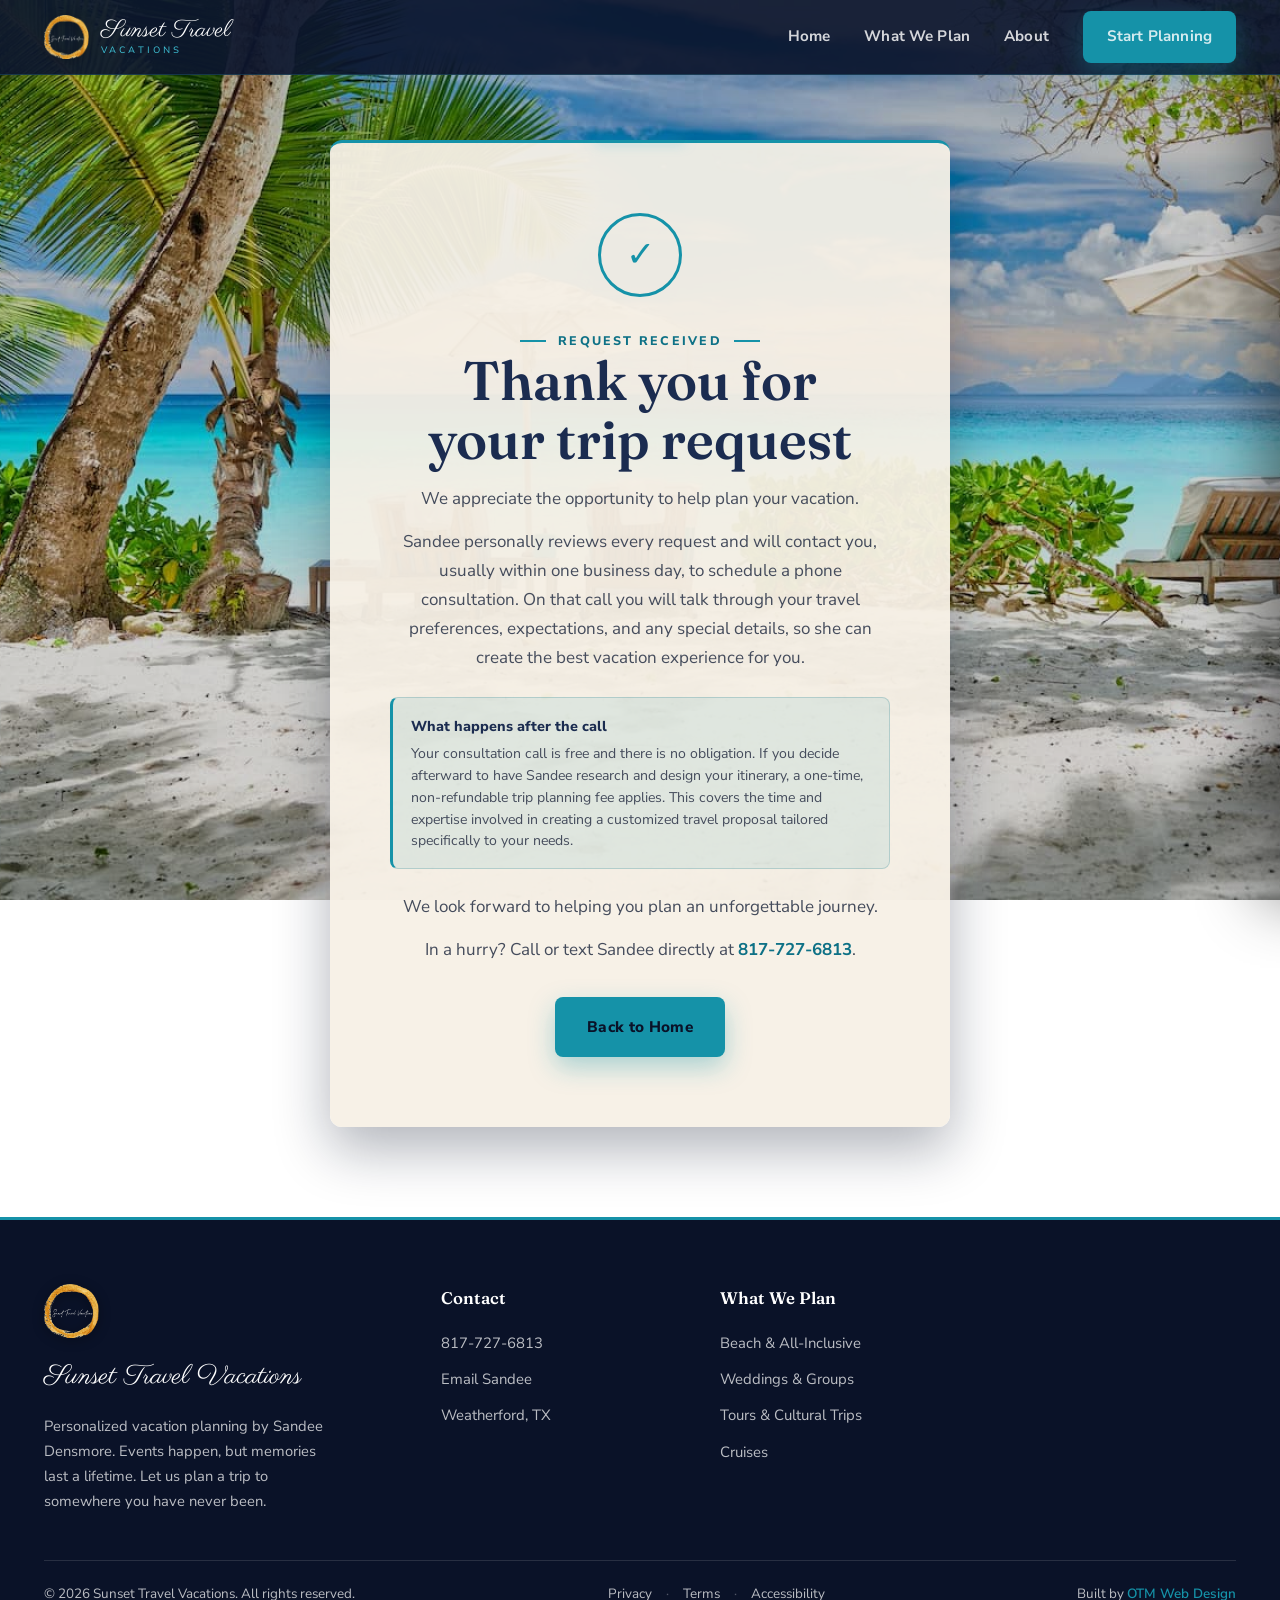
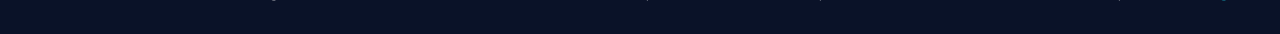
<file: thank-you.html>
<!DOCTYPE html>
<html lang="en">
<head>
<meta charset="UTF-8">
<meta name="viewport" content="width=device-width, initial-scale=1.0">
<title>Thank You | Sunset Travel Vacations</title>
<meta name="description" content="Thanks for reaching out to Sunset Travel Vacations. Sandee will be in touch personally.">
<meta property="og:type" content="website">
<meta property="og:site_name" content="Sunset Travel Vacations">
<meta property="og:title" content="Thank You | Sunset Travel Vacations">
<meta property="og:description" content="Thanks for reaching out. Sandee will be in touch personally.">
<meta property="og:url" content="https://sunsettravelvacations.com/thank-you.html">
<meta property="og:image" content="https://sunsettravelvacations.com/assets/og-image.jpg">
<meta property="og:image:width" content="1200">
<meta property="og:image:height" content="630">
<meta property="og:image:alt" content="Sunset Travel Vacations">
<meta name="twitter:card" content="summary_large_image">
<meta name="twitter:title" content="Thank You | Sunset Travel Vacations">
<meta name="twitter:description" content="Thanks for reaching out. Sandee will be in touch personally.">
<meta name="twitter:image" content="https://sunsettravelvacations.com/assets/og-image.jpg">
<link rel="preconnect" href="https://fonts.googleapis.com">
<link rel="preconnect" href="https://fonts.gstatic.com" crossorigin>
<link href="https://fonts.googleapis.com/css2?family=Fraunces:opsz,wght@9..144,400;9..144,500;9..144,600;9..144,700&family=Nunito+Sans:wght@400;600;700;800&family=Parisienne&display=swap" rel="stylesheet">
<link rel="stylesheet" href="styles.css">
</head>
<body data-page="thank-you">

<nav class="nav">
  <div class="nav-inner">
    <a href="index.html" class="brand">
      <img src="assets/logo.png" alt="Sunset Travel Vacations" class="brand-logo">
      <span class="brand-text"><span class="brand-mark">Sunset Travel</span><span class="brand-sub">Vacations</span></span>
    </a>
    <div class="nav-links">
      <a href="index.html" data-nav="home">Home</a>
      <a href="services.html" data-nav="services">What We Plan</a>
      <a href="about.html" data-nav="about">About</a>
      <a href="book.html" class="btn btn-gold nav-cta">Start Planning</a>
    </div>
    <button class="hamburger" aria-label="Open menu" aria-expanded="false"><span></span><span></span><span></span></button>
  </div>
</nav>
<div class="nav-backdrop"></div>
<aside class="mobile-panel" aria-hidden="true">
  <a href="index.html">Home</a>
  <a href="services.html">What We Plan</a>
  <a href="about.html">About</a>
  <a href="book.html" class="btn btn-gold">Start Planning</a>
</aside>

<div class="ty-wrap">
  <div class="container">
    <div class="frame has-tab ty-card">
      <div class="ty-ring">&#10003;</div>
      <span class="eyebrow center">Request Received</span>
      <h1>Thank you for your trip request</h1>
      <p>We appreciate the opportunity to help plan your vacation.</p>
      <p>Sandee personally reviews every request and will contact you, usually within one business day, to schedule a phone consultation. On that call you will talk through your travel preferences, expectations, and any special details, so she can create the best vacation experience for you.</p>
      <div class="fee-note">
        <b>What happens after the call</b>
        <p>Your consultation call is free and there is no obligation. If you decide afterward to have Sandee research and design your itinerary, a one-time, non-refundable trip planning fee applies. This covers the time and expertise involved in creating a customized travel proposal tailored specifically to your needs.</p>
      </div>
      <p>We look forward to helping you plan an unforgettable journey.</p>
      <p>In a hurry? Call or text Sandee directly at <a href="tel:8177276813" style="color:var(--gold-deep);font-weight:700;">817-727-6813</a>.</p>
      <a href="index.html" class="btn btn-gold">Back to Home</a>
    </div>
  </div>
</div>

<footer class="footer">
  <div class="container">
    <div class="footer-grid">
      <div class="f-brand">
        <img src="assets/logo.png" alt="Sunset Travel Vacations" class="footer-logo">
        <span class="brand-mark">Sunset Travel Vacations</span>
        <p>Personalized vacation planning by Sandee Densmore. Events happen, but memories last a lifetime. Let us plan a trip to somewhere you have never been.</p>
      </div>
      <div><h4>Contact</h4><ul><li><a href="tel:8177276813">817-727-6813</a></li><li><a href="mailto:sandee@sunsettravelvacations.com">Email Sandee</a></li><li>Weatherford, TX</li></ul></div>
      <div><h4>What We Plan</h4><ul><li><a href="services.html">Beach &amp; All-Inclusive</a></li><li><a href="services.html">Weddings &amp; Groups</a></li><li><a href="services.html">Tours &amp; Cultural Trips</a></li><li><a href="services.html">Cruises</a></li></ul></div>
    </div>
    <div class="footer-bottom">
      <span>&copy; 2026 Sunset Travel Vacations. All rights reserved.</span>
      <span class="footer-legal"><a href="privacy.html">Privacy</a><span>&middot;</span><a href="terms.html">Terms</a><span>&middot;</span><a href="accessibility.html">Accessibility</a></span>
      <span class="footer-bottom-links">Built by <a href="https://otm-designs.com">OTM Web Design</a></span>
    </div>
  </div>
</footer>

<a href="tel:8177276813" class="call-bar">Tap to Call Sandee</a>
<script src="script.js"></script>
</body>
</html>
</file>
<file: styles.css>
/* ============================================================
   SUNSET TRAVEL VACATIONS - OTM Web Design
   Shared stylesheet (all pages)
   Palette: navy locked background, cream warm frames, teal-blue trim
   ============================================================ */

:root{
  --navy:#16264A;
  --navy-deep:#0F1B38;
  --navy-deepest:#0A1228;
  /* teal-blue accent ramp. Variable names kept as --gold* so all rules pick it up */
  --gold:#1592A8;
  --gold-light:#3FC1D6;
  --gold-deep:#0E7186;
  --cream:#F7F1E6;
  --cream-frame:rgba(247,241,230,0.95);
  --cream-deep:rgba(238,228,210,0.96);
  --ivory:#FCF9F2;
  --ink:#1B2C50;
  --body-text:#454C5C;
  --hairline:rgba(14,113,134,0.22);
  --white:#FFFFFF;
  --shadow-soft:0 8px 24px rgba(10,18,40,0.18);
  --shadow-lift:0 22px 55px rgba(10,18,40,0.32);
  --container:1240px;
}

*{margin:0;padding:0;box-sizing:border-box;}
/* C8: overflow-x required on BOTH html and body. body alone fails in iOS Safari. */
html{scroll-behavior:smooth;overflow-x:hidden;}
body{
  font-family:'Nunito Sans',sans-serif;
  font-size:17px;
  line-height:1.7;
  color:var(--body-text);
  position:relative;
  min-height:100vh;
  overflow-x:hidden;
  width:100%;
}

/* Locked body background. Real image covers the gradient when present;
   gradient shows as a graceful fallback if assets/body-bg.jpg is missing. */
body::before{
  content:"";
  position:fixed;
  inset:0;
  z-index:-1;
  background:
    url('assets/body-bg.jpg') center/cover no-repeat,
    radial-gradient(115% 75% at 78% 12%, rgba(63,193,214,0.18), transparent 52%),
    linear-gradient(162deg,#0A1228 0%,#14254A 44%,#1C3158 72%,#243A63 100%);
  filter:brightness(0.82);
}

h1,h2,h3{font-family:'Fraunces',serif;color:var(--ink);line-height:1.08;text-wrap:balance;font-weight:600;}
p{text-wrap:pretty;}
a{text-decoration:none;color:inherit;}
img{max-width:100%;display:block;height:auto;}

.container{max-width:var(--container);margin:0 auto;padding:0 24px;}

.eyebrow{
  font-family:'Nunito Sans',sans-serif;
  font-size:0.78rem;font-weight:800;letter-spacing:0.18em;
  text-transform:uppercase;color:var(--gold-deep);
  display:inline-flex;align-items:center;gap:12px;
}
.eyebrow::before{content:"";width:26px;height:2px;background:var(--gold);display:inline-block;}
.eyebrow.center{justify-content:center;}
.eyebrow.center::after{content:"";width:26px;height:2px;background:var(--gold);display:inline-block;}

/* ---------- BUTTONS ---------- */
.btn{
  display:inline-flex;align-items:center;justify-content:center;gap:9px;
  font-family:'Nunito Sans',sans-serif;font-weight:800;font-size:0.96rem;letter-spacing:0.02em;
  padding:15px 30px;border-radius:8px;cursor:pointer;border:2px solid transparent;
  transition:transform .25s ease,box-shadow .25s ease,background .25s ease,color .25s ease;
}
.btn-gold{background:var(--gold);color:var(--navy-deepest);box-shadow:0 10px 26px rgba(21,146,168,0.34);}
.btn-gold:hover{background:var(--gold-light);transform:translateY(-3px);box-shadow:0 16px 34px rgba(21,146,168,0.42);}
.btn-outline{background:transparent;color:var(--white);border-color:rgba(255,255,255,0.6);}
.btn-outline:hover{border-color:var(--gold);color:var(--gold-light);transform:translateY(-3px);}
.btn-ghost-gold{background:transparent;color:var(--gold-deep);border-color:var(--gold);}
.btn-ghost-gold:hover{background:var(--gold);color:var(--navy-deepest);transform:translateY(-3px);}

/* ---------- NAV ---------- */
.nav{position:fixed;top:0;left:0;right:0;z-index:120;background:rgba(12,22,46,0.92);border-bottom:1px solid rgba(63,193,214,0.18);}
.nav-inner{max-width:var(--container);margin:0 auto;padding:0 24px;height:74px;display:flex;align-items:center;justify-content:space-between;}
.brand{display:flex;align-items:center;gap:12px;}
.brand-logo{height:44px;width:auto;filter:drop-shadow(0 2px 6px rgba(0,0,0,0.35));transition:transform .25s ease;}
.brand:hover .brand-logo{transform:scale(1.04);}
.brand-text{display:flex;flex-direction:column;line-height:1;}
.brand-mark{font-family:'Parisienne',cursive;font-size:1.5rem;color:var(--white);}
.brand-sub{font-family:'Nunito Sans',sans-serif;font-size:0.58rem;letter-spacing:0.34em;text-transform:uppercase;color:var(--gold-light);margin-top:3px;}
.nav-links{display:flex;align-items:center;gap:34px;}
.nav-links a{font-weight:700;font-size:0.95rem;color:rgba(255,255,255,0.82);letter-spacing:0.01em;transition:color .2s ease;position:relative;}
.nav-links a:not(.nav-cta)::after{content:"";position:absolute;left:0;bottom:-6px;width:0;height:2px;background:var(--gold);transition:width .25s ease;}
.nav-links a:not(.nav-cta):hover,.nav-links a.is-active{color:var(--white);}
.nav-links a:not(.nav-cta):hover::after,.nav-links a.is-active::after{width:100%;}
.nav-cta{padding:11px 22px;font-size:0.9rem;}

.hamburger{display:none;width:48px;height:48px;position:relative;background:transparent;border:none;cursor:pointer;margin-left:auto;}
.hamburger span{position:absolute;left:11px;width:26px;height:2.5px;background:var(--gold);border-radius:2px;transition:transform .3s cubic-bezier(.5,0,.2,1),opacity .3s cubic-bezier(.5,0,.2,1);}
.hamburger span:nth-child(1){top:16px;}
.hamburger span:nth-child(2){top:22.75px;}
.hamburger span:nth-child(3){top:29.5px;}
body.nav-open .hamburger span:nth-child(1){transform:translateY(6.75px) rotate(45deg);}
body.nav-open .hamburger span:nth-child(2){opacity:0;}
body.nav-open .hamburger span:nth-child(3){transform:translateY(-6.75px) rotate(-45deg);}

.nav-backdrop{position:fixed;inset:0;z-index:100;background:rgba(8,14,30,0.55);backdrop-filter:blur(2px);opacity:0;pointer-events:none;transition:opacity .35s ease;}
body.nav-open .nav-backdrop{opacity:1;pointer-events:auto;}
.mobile-panel{
  position:fixed;top:0;right:0;bottom:0;z-index:110;width:min(78vw,360px);
  background:linear-gradient(165deg,var(--navy-deepest) 0%,var(--navy-deep) 60%,var(--navy) 100%);
  border-left:3px solid var(--gold);box-shadow:-20px 0 60px rgba(0,0,0,0.45);
  padding:96px 32px 50px;transform:translateX(100%);transition:transform .4s cubic-bezier(.5,0,.2,1);
  display:flex;flex-direction:column;
}
body.nav-open .mobile-panel{transform:translateX(0);}
.mobile-panel a{font-family:'Fraunces',serif;font-size:1.5rem;font-weight:500;color:rgba(255,255,255,0.9);letter-spacing:0.02em;padding:18px 0;border-bottom:1px solid rgba(63,193,214,0.18);transition:color .25s ease,padding-left .25s ease;}
.mobile-panel a:hover{color:var(--gold-light);padding-left:10px;}
.mobile-panel .btn{margin-top:28px;width:100%;border-bottom:none;}

/* ---------- HERO (landing) ---------- */
.hero{
  position:relative;min-height:90vh;display:flex;align-items:center;padding:120px 0 90px;overflow:hidden;
  background:
    linear-gradient(180deg,rgba(11,20,42,0.72) 0%,rgba(11,20,42,0.32) 42%,rgba(11,20,42,0.66) 100%),
    url('assets/hero-main.jpg') center/cover no-repeat,
    linear-gradient(178deg,#33547f,#5d7ba2 22%,#c98f55 48%,#2d6e89 62%,#dcc7a2 100%);
}
.hero-content{position:relative;z-index:1;max-width:660px;}
.hero .hero-eyebrow{color:var(--gold-light);margin-bottom:18px;}
.hero .hero-eyebrow::before{background:var(--gold-light);}
.hero-script{font-family:'Parisienne',cursive;font-size:clamp(1.7rem,3.2vw,2.4rem);color:#BFE9F2;line-height:1;margin-bottom:6px;text-shadow:0 2px 18px rgba(0,0,0,0.4);}
.hero h1{font-size:clamp(2.9rem,6.4vw,4.7rem);color:var(--white);font-weight:600;margin-bottom:22px;text-shadow:0 4px 30px rgba(0,0,0,0.45);}
.hero h1 em{font-style:italic;color:#6FCFE0;}
.hero p.lede{font-size:1.18rem;color:rgba(255,255,255,0.94);max-width:540px;margin-bottom:36px;text-shadow:0 2px 14px rgba(0,0,0,0.4);}
.hero-cta{display:flex;gap:16px;flex-wrap:wrap;}

/* ---------- HERO (inner pages) ---------- */
.hero--page{
  position:relative;min-height:48vh;display:flex;align-items:center;text-align:center;
  padding:150px 0 80px;overflow:hidden;border-bottom:3px solid var(--gold);
}
.hero--page .hero-content{max-width:760px;margin:0 auto;}
.hero--page h1{font-size:clamp(2.6rem,5.4vw,4rem);color:var(--white);margin-bottom:16px;text-shadow:0 4px 26px rgba(0,0,0,0.45);}
.hero--page p.lede{margin:0 auto;}
.hero--services{background:linear-gradient(180deg,rgba(11,20,42,0.66),rgba(11,20,42,0.66)),url('assets/services-hero.jpg') center/cover no-repeat,#14254A;}
.hero--about{background:linear-gradient(180deg,rgba(11,20,42,0.66),rgba(11,20,42,0.66)),url('assets/about-hero.jpg') center/cover no-repeat,#14254A;}
.hero--book{background:linear-gradient(180deg,rgba(11,20,42,0.66),rgba(11,20,42,0.66)),url('assets/book-hero.jpg') center/cover no-repeat,#14254A;}

/* ---------- MARQUEE ---------- */
.marquee{position:relative;overflow:hidden;background:var(--navy-deepest);border-top:2px solid var(--gold);border-bottom:2px solid var(--gold);padding:18px 0;}
.marquee-track{display:flex;width:max-content;animation:scroll 40s linear infinite;}
.marquee:hover .marquee-track{animation-play-state:paused;}
.marquee-item{display:inline-flex;align-items:center;color:rgba(255,255,255,0.92);font-family:'Fraunces',serif;font-size:1.05rem;font-weight:500;letter-spacing:0.04em;padding:0 30px;white-space:nowrap;}
.marquee-item::after{content:"";width:7px;height:7px;border-radius:50%;background:var(--gold);margin-left:60px;}
@keyframes scroll{from{transform:translateX(0);}to{transform:translateX(-50%);}}

/* ---------- SECTION + FRAME ---------- */
.section{padding:96px 0;}
.section.tight{padding:60px 0;}
.frame{position:relative;background:var(--cream-frame);border-radius:12px;border-top:3px solid var(--gold);box-shadow:var(--shadow-lift);padding:70px 60px;}
.frame.deep{background:var(--cream-deep);}
/* Center accent tab for first content frame on inner pages */
.frame.has-tab{position:relative;}
.frame.has-tab::after{content:"";position:absolute;top:-3px;left:50%;transform:translateX(-50%);width:90px;height:3px;background:var(--gold);border-radius:0 0 3px 3px;box-shadow:0 0 12px rgba(63,193,214,0.6);}

.section-head{text-align:center;max-width:700px;margin:0 auto 48px;}
.section-head h2{font-size:clamp(2.1rem,4vw,3.1rem);margin:16px 0 14px;}
.section-head p{color:var(--body-text);}

/* ---------- INTRO GRID ---------- */
.intro-grid{display:grid;grid-template-columns:0.92fr 1.08fr;gap:54px;align-items:center;}
.intro-photo{position:relative;border-radius:12px;overflow:hidden;box-shadow:var(--shadow-soft);background:#1d3358;min-height:420px;}
.intro-photo img{width:100%;height:100%;object-fit:cover;position:absolute;inset:0;}
.intro-badge{position:absolute;top:18px;right:18px;width:84px;height:84px;border-radius:50%;background:var(--navy-deepest);border:3px solid var(--gold);color:var(--gold-light);display:flex;flex-direction:column;align-items:center;justify-content:center;text-align:center;font-family:'Fraunces',serif;font-weight:700;line-height:1;box-shadow:var(--shadow-soft);z-index:2;}
.intro-badge b{font-size:1.5rem;color:var(--white);}
.intro-badge span{font-size:0.5rem;letter-spacing:0.14em;text-transform:uppercase;margin-top:4px;}
.intro-copy h2{font-size:clamp(2rem,3.6vw,2.9rem);margin:16px 0 20px;}
.intro-copy p{margin-bottom:18px;}
.intro-copy .btn{margin-top:10px;}
.sig{font-family:'Parisienne',cursive;font-size:1.9rem;color:var(--gold-deep);margin-top:8px;}

/* ---------- CARD GRID (services / values) ---------- */
.card-grid{display:grid;grid-template-columns:repeat(4,1fr);gap:22px;}
.card-grid.cols-3{grid-template-columns:repeat(3,1fr);}
.icard{background:var(--ivory);border:1px solid var(--hairline);border-radius:12px;padding:34px 26px;box-shadow:var(--shadow-soft);transition:transform .25s ease,box-shadow .25s ease,border-color .25s ease;}
.icard:hover{transform:translateY(-5px);box-shadow:var(--shadow-lift);border-color:var(--gold);}
.icard .icn{width:54px;height:54px;margin-bottom:20px;color:var(--gold-deep);}
.icard .icn svg{width:100%;height:100%;stroke:currentColor;stroke-width:1.6;fill:none;stroke-linecap:round;stroke-linejoin:round;}
.icard h3{font-size:1.3rem;margin-bottom:10px;}
.icard p{font-size:0.96rem;line-height:1.6;}

/* ---------- FEATURE ROWS (services page) ---------- */
.feature{display:grid;grid-template-columns:1fr 1fr;gap:48px;align-items:center;}
.feature + .feature{margin-top:34px;}
.feature .f-img{position:relative;border-radius:12px;overflow:hidden;min-height:340px;background:#1d3358;box-shadow:var(--shadow-soft);}
.feature .f-img img{position:absolute;inset:0;width:100%;height:100%;object-fit:cover;}
.feature.flip .f-img{order:2;}
.feature h3{font-size:clamp(1.7rem,3vw,2.3rem);margin-bottom:14px;}
.feature p{margin-bottom:14px;}
.feature ul{list-style:none;margin-top:6px;}
.feature ul li{position:relative;padding-left:26px;margin-bottom:9px;font-size:0.98rem;}
.feature ul li::before{content:"";position:absolute;left:0;top:9px;width:11px;height:11px;border-radius:50%;border:2px solid var(--gold);}

/* ---------- STATS ---------- */
.stats-frame{display:grid;grid-template-columns:repeat(4,1fr);gap:30px;text-align:center;}
.stat{position:relative;}
.stat b{display:block;font-family:'Fraunces',serif;font-size:clamp(2.4rem,4.5vw,3.4rem);color:var(--ink);font-weight:600;line-height:1;}
.stat span{display:block;margin-top:10px;font-size:0.86rem;font-weight:700;letter-spacing:0.05em;text-transform:uppercase;color:var(--gold-deep);}
.stat:not(:last-child)::after{content:"";position:absolute;right:-15px;top:14%;height:72%;width:1px;background:var(--hairline);}

/* ---------- STEPS ---------- */
.steps-grid{display:grid;grid-template-columns:repeat(3,1fr);gap:24px;}
.step{background:var(--ivory);border:1px solid var(--hairline);border-radius:12px;padding:34px 28px;box-shadow:var(--shadow-soft);}
.step .num{font-family:'Fraunces',serif;font-size:2.4rem;color:var(--gold);font-weight:700;line-height:1;display:block;margin-bottom:14px;}
.step h3{font-size:1.25rem;margin-bottom:9px;}
.step p{font-size:0.96rem;line-height:1.6;}

/* ---------- GALLERY CAROUSEL ---------- */
.car-viewport{position:relative;overflow:hidden;padding:32px 0;}
.car-track{--slide-w:60%;--prev-x:-150%;--next-x:50%;--track-h:33.75%;position:relative;width:100%;padding-bottom:var(--track-h);}
.car-slide{position:absolute;top:0;left:50%;width:var(--slide-w);aspect-ratio:16/9;border-radius:12px;overflow:hidden;transform:translateX(150%) scale(0.82);opacity:0;pointer-events:none;z-index:1;transition:transform .65s cubic-bezier(.5,.05,.2,1),opacity .5s ease,box-shadow .65s ease;background-color:#1d3358;background-size:cover;background-position:center;background-repeat:no-repeat;color:#fff;}
.car-slide.is-far-left{transform:translateX(-250%) scale(0.82);opacity:0;pointer-events:none;z-index:1;}
.car-slide.is-prev{transform:translateX(var(--prev-x)) scale(0.82);opacity:0.7;pointer-events:auto;z-index:2;cursor:pointer;box-shadow:0 8px 20px rgba(0,0,0,0.22);}
.car-slide.is-active{transform:translateX(-50%) scale(1);opacity:1;pointer-events:auto;z-index:3;box-shadow:0 0 0 4px var(--gold),0 26px 60px rgba(0,0,0,0.48);}
.car-slide.is-next{transform:translateX(var(--next-x)) scale(0.82);opacity:0.7;pointer-events:auto;z-index:2;cursor:pointer;box-shadow:0 8px 20px rgba(0,0,0,0.22);}
.car-slide.is-far-right{transform:translateX(150%) scale(0.82);opacity:0;pointer-events:none;z-index:1;}
.car-cap{position:absolute;left:0;right:0;bottom:0;padding:42px 22px 16px;font-size:0.82rem;font-weight:700;letter-spacing:0.03em;background:linear-gradient(180deg,transparent,rgba(11,20,42,0.78));}
.car-controls{display:flex;align-items:center;justify-content:center;gap:18px;margin-top:14px;}
.car-btn{width:44px;height:44px;border-radius:50%;border:1px solid var(--hairline);background:var(--ivory);color:var(--gold-deep);font-size:1.2rem;cursor:pointer;display:flex;align-items:center;justify-content:center;transition:background .2s ease,color .2s ease,transform .2s ease;}
.car-btn:hover{background:var(--gold);color:var(--navy-deepest);transform:translateY(-2px);}
.car-dots{display:flex;gap:9px;}
.car-dot{width:9px;height:9px;border-radius:50%;background:var(--hairline);border:none;cursor:pointer;transition:transform .2s ease,background .2s ease;}
.car-dot.is-active{background:var(--gold);transform:scale(1.35);}

/* ---------- TESTIMONIALS ---------- */
.tcols{display:grid;grid-template-columns:repeat(2,1fr);gap:22px;}
.tcard{background:var(--ivory);border:1px solid var(--hairline);border-left:3px solid var(--gold);border-radius:10px;padding:30px;box-shadow:var(--shadow-soft);}
.tcard .quote{font-size:1.5rem;color:var(--gold);font-family:'Fraunces',serif;line-height:0.6;}
.tcard p{font-size:1rem;color:var(--body-text);margin:8px 0 18px;font-style:italic;}
.tcard .who{display:flex;align-items:center;gap:12px;}
.tcard .who .av{width:42px;height:42px;border-radius:50%;background:linear-gradient(140deg,var(--navy),var(--gold-deep));color:#fff;display:flex;align-items:center;justify-content:center;font-family:'Fraunces',serif;font-weight:700;flex:none;}
.tcard .who b{font-family:'Nunito Sans',sans-serif;color:var(--ink);font-size:0.95rem;font-weight:800;}
.tcard .who span{display:block;font-size:0.78rem;color:var(--gold-deep);font-weight:700;}

/* ---------- CTA STRIP ---------- */
.cta-frame{position:relative;border-radius:12px;overflow:hidden;border-top:3px solid var(--gold);box-shadow:var(--shadow-lift);padding:70px 60px;text-align:center;color:var(--white);}
.cta-frame::before{content:"";position:absolute;inset:0;z-index:0;background:linear-gradient(rgba(28,38,64,0.78),rgba(28,38,64,0.78)),url('assets/cta-bg.jpg') center/cover no-repeat,linear-gradient(160deg,#1d3358,#2c4a78 55%,#c98f55);}
.cta-frame>*{position:relative;z-index:1;}
.cta-frame .eyebrow{color:var(--gold-light);}
.cta-frame .eyebrow::before,.cta-frame .eyebrow::after{background:var(--gold-light);}
.cta-frame h2{color:var(--white);font-size:clamp(2rem,3.8vw,2.9rem);margin:16px 0 14px;}
.cta-frame p{color:rgba(255,255,255,0.92);max-width:560px;margin:0 auto 30px;}
.cta-buttons{display:flex;gap:16px;justify-content:center;flex-wrap:wrap;margin-bottom:34px;}
.cta-trust{display:flex;justify-content:center;gap:46px;flex-wrap:wrap;border-top:1px solid rgba(255,255,255,0.22);padding-top:26px;max-width:620px;margin:0 auto;}
.cta-trust div{text-align:center;}
.cta-trust b{display:block;font-family:'Fraunces',serif;font-size:1.4rem;color:var(--gold-light);}
.cta-trust span{font-size:0.74rem;letter-spacing:0.06em;text-transform:uppercase;color:rgba(255,255,255,0.82);}

/* ---------- BOOK PAGE ---------- */
.book-grid{display:grid;grid-template-columns:1.5fr 1fr;gap:28px;align-items:start;}
.form-shell{position:relative;background:var(--cream-frame);border-radius:12px;border-top:3px solid var(--gold);box-shadow:var(--shadow-lift);padding:50px 48px;}
.contact-aside{background:var(--cream-deep);border-radius:12px;border-top:3px solid var(--gold);box-shadow:var(--shadow-lift);padding:44px 38px;}
.contact-aside h3{font-size:1.4rem;margin-bottom:20px;}
.contact-row{display:flex;gap:14px;align-items:flex-start;margin-bottom:22px;}
.contact-row .ci{width:40px;height:40px;border-radius:9px;background:var(--navy);color:var(--gold-light);display:flex;align-items:center;justify-content:center;flex:none;}
.contact-row .ci svg{width:20px;height:20px;stroke:currentColor;stroke-width:1.7;fill:none;stroke-linecap:round;stroke-linejoin:round;}
.contact-row b{display:block;color:var(--ink);font-size:0.95rem;}
.contact-row a,.contact-row span{font-size:0.95rem;color:var(--body-text);}
.contact-row a:hover{color:var(--gold-deep);}
.field{margin-bottom:20px;}
.field label{display:block;font-weight:700;font-size:0.88rem;color:var(--ink);margin-bottom:7px;letter-spacing:0.01em;}
.field input,.field select,.field textarea{width:100%;font-family:'Nunito Sans',sans-serif;font-size:1rem;color:var(--ink);background:var(--white);border:1px solid var(--hairline);border-radius:8px;padding:13px 15px;transition:border-color .2s ease,box-shadow .2s ease;}
.field input:focus,.field select:focus,.field textarea:focus{outline:none;border-color:var(--gold);box-shadow:0 0 0 3px rgba(63,193,214,0.22);}
.field textarea{resize:vertical;min-height:120px;}
.field-row{display:grid;grid-template-columns:1fr 1fr;gap:20px;}
.form-shell .btn{width:100%;margin-top:8px;}
.form-note{font-size:0.82rem;color:var(--body-text);margin-top:14px;text-align:center;}

/* ---------- THANK YOU / 404 ---------- */
.ty-wrap{min-height:70vh;display:flex;align-items:center;justify-content:center;padding:140px 0 90px;}
.ty-card{text-align:center;max-width:620px;margin:0 auto;}
.ty-card .ty-ring{width:84px;height:84px;border-radius:50%;border:3px solid var(--gold);display:flex;align-items:center;justify-content:center;margin:0 auto 26px;color:var(--gold);font-size:2.2rem;}
.ty-card h1{font-size:clamp(2.4rem,5vw,3.4rem);margin-bottom:16px;}
.ty-card p{color:var(--body-text);margin-bottom:14px;}
.ty-card .btn{margin-top:18px;}
.ty-card .cta-buttons{margin-bottom:0;}

/* ---------- FOOTER ---------- */
.footer{background:var(--navy-deepest);color:rgba(255,255,255,0.72);padding:64px 0 28px;border-top:3px solid var(--gold);}
.footer-grid{display:grid;grid-template-columns:1.5fr 1fr 1fr 1fr;gap:40px;}
.footer h4{font-family:'Fraunces',serif;color:var(--white);font-size:1.05rem;margin-bottom:18px;font-weight:600;}
.footer .f-brand .brand-mark{font-size:1.7rem;color:var(--white);}
.footer .f-brand p{font-size:0.92rem;margin-top:14px;max-width:280px;}
.footer ul{list-style:none;}
.footer ul li{margin-bottom:11px;font-size:0.93rem;}
.footer ul li a:hover{color:var(--gold-light);}
.footer-bottom{border-top:1px solid rgba(255,255,255,0.12);margin-top:46px;padding-top:22px;display:flex;justify-content:space-between;align-items:center;flex-wrap:wrap;gap:14px;font-size:0.84rem;}
.footer-bottom-links a[href*="otm-designs"]{color:var(--gold);font-weight:600;}
.footer-bottom-links a[href*="otm-designs"]:hover{color:var(--gold-light);}

/* ---------- MOBILE CALL BAR ---------- */
.call-bar{display:none;position:fixed;left:0;right:0;bottom:0;z-index:90;background:var(--gold);color:var(--navy-deepest);text-align:center;font-weight:800;padding:14px;letter-spacing:0.03em;box-shadow:0 -6px 20px rgba(0,0,0,0.3);}

/* ---------- FOOTER LOGO / HOME PLAN CARDS / TESTIMONIAL CAROUSEL ---------- */
.footer-logo{height:54px;width:auto;display:block;margin-bottom:16px;filter:drop-shadow(0 2px 6px rgba(0,0,0,0.4));}

.plan-two{display:grid;grid-template-columns:1fr 1fr;gap:24px;}
.plancard{display:block;background:var(--ivory);border:1px solid var(--hairline);border-radius:12px;overflow:hidden;box-shadow:var(--shadow-soft);transition:transform .25s ease,box-shadow .25s ease,border-color .25s ease;color:inherit;}
.plancard:hover{transform:translateY(-5px);box-shadow:var(--shadow-lift);border-color:var(--gold);}
.plancard .pc-img{height:250px;overflow:hidden;background:#1d3358;}
.plancard .pc-img img{width:100%;height:100%;object-fit:cover;transition:transform .5s ease;}
.plancard:hover .pc-img img{transform:scale(1.05);}
.plancard .pc-body{padding:28px 30px 30px;}
.plancard h3{font-size:1.5rem;margin-bottom:10px;}
.plancard p{font-size:0.98rem;line-height:1.6;margin-bottom:14px;}
.pc-link{font-weight:800;color:var(--gold-deep);font-size:0.92rem;letter-spacing:0.02em;transition:color .2s ease;}
.plancard:hover .pc-link{color:var(--gold);}
.plan-all{text-align:center;margin-top:36px;}

.tcar{position:relative;}
.tcar-viewport{overflow:hidden;}
.tcar-track{display:flex;transition:transform .6s cubic-bezier(.5,.05,.2,1);}
.tcar-slide{min-width:100%;padding:8px 6px 4px;}
.tcar-slide .tcard{max-width:780px;margin:0 auto;}

/* ---------- LEGAL PAGES ---------- */
.hero--legal{min-height:auto;padding:140px 0 56px;text-align:left;background:linear-gradient(158deg,#0A1228 0%,#16264A 60%,#1C3158 100%);border-bottom:3px solid var(--gold);}
.hero--legal .hero-content{max-width:var(--container);margin:0;}
.hero--legal h1{font-size:clamp(2.3rem,4.6vw,3.4rem);margin-bottom:8px;}
.hero--legal .hero-eyebrow{justify-content:flex-start;}

.legal{max-width:840px;margin:0 auto;}
.legal .updated{display:inline-block;font-size:0.82rem;color:var(--gold-deep);font-weight:800;letter-spacing:0.05em;text-transform:uppercase;margin-bottom:30px;padding-bottom:14px;border-bottom:1px solid var(--hairline);width:100%;}
.legal h2{font-size:1.45rem;margin:34px 0 12px;}
.legal h2:first-of-type{margin-top:0;}
.legal h3{font-size:1.12rem;color:var(--ink);margin:22px 0 8px;font-family:'Fraunces',serif;font-weight:600;}
.legal p{margin-bottom:14px;}
.legal ul{margin:0 0 16px 0;padding-left:22px;}
.legal li{margin-bottom:8px;}
.legal a{color:var(--gold-deep);font-weight:700;}
.legal a:hover{color:var(--gold);}
.legal strong{color:var(--ink);font-weight:800;}

.footer-legal{display:flex;gap:14px;flex-wrap:wrap;align-items:center;}
.footer-legal a:hover{color:var(--gold-light);}
.footer-legal span{opacity:0.4;}

/* ---------- NOTICE BOXES (form invite + fee disclosure) ----------
   Tint derives from var(--gold) so it follows the active accent */
.fee-note,.invite-note{
  background:rgba(21,146,168,0.09);
  background:color-mix(in srgb, var(--gold) 9%, transparent);
  border:1px solid var(--hairline);
  border-left:3px solid var(--gold);
  border-radius:8px;
  padding:16px 18px;
  margin:4px 0 20px;
}
.fee-note b,.invite-note b{display:block;color:var(--ink);font-size:0.9rem;font-weight:800;margin-bottom:5px;}
.fee-note p,.invite-note p{font-size:0.88rem;line-height:1.55;color:var(--body-text);margin:0;}
.ty-card .fee-note{text-align:left;margin:24px 0;}

/* ---------- FORM VALIDATION STATES ---------- */
.field input.has-error,
.field select.has-error,
.field textarea.has-error{
  border-color:#c0392b;
  box-shadow:0 0 0 3px rgba(192,57,43,0.14);
}
.field-error{
  display:block;
  margin-top:6px;
  font-size:0.8rem;
  font-weight:700;
  color:#c0392b;
  line-height:1.4;
}
.form-error-banner{
  background:rgba(192,57,43,0.08);
  border:1px solid rgba(192,57,43,0.32);
  border-left:3px solid #c0392b;
  color:#8E2C22;
  border-radius:8px;
  padding:14px 16px;
  margin:0 0 16px;
  font-size:0.9rem;
  font-weight:600;
  line-height:1.5;
}

/* ---------- RESPONSIVE ---------- */
@media(max-width:1100px){
  .car-track{--slide-w:72%;--prev-x:-135%;--next-x:35%;--track-h:40.5%;}
  .card-grid{grid-template-columns:repeat(2,1fr);}
}
@media(max-width:900px){
  .nav-links{display:none;}
  .hamburger{display:block;}
  .frame{padding:50px 36px;}
  .cta-frame{padding:54px 36px;}
  .form-shell{padding:40px 30px;}
  .intro-grid{grid-template-columns:1fr;gap:34px;}
  .feature{grid-template-columns:1fr;gap:26px;}
  .feature.flip .f-img{order:0;}
  .steps-grid{grid-template-columns:1fr;}
  .stats-frame{grid-template-columns:repeat(2,1fr);gap:34px 20px;}
  .stat:not(:last-child)::after{display:none;}
  .tcols{grid-template-columns:1fr;}
  .book-grid{grid-template-columns:1fr;}
  .footer-grid{grid-template-columns:1fr 1fr;gap:34px;}
  .call-bar{display:block;}
  .plan-two{grid-template-columns:1fr;}
  .car-track{--slide-w:82%;--prev-x:-125%;--next-x:25%;--track-h:46.125%;}
  body{padding-bottom:52px;}
}
@media(max-width:560px){
  .section{padding:64px 0;}
  .frame{padding:36px 22px;}
  .container{padding:0 18px;}
  .card-grid,.card-grid.cols-3{grid-template-columns:1fr;}
  .field-row{grid-template-columns:1fr;}
  .footer-grid{grid-template-columns:1fr;}
  .car-track{--slide-w:92%;--track-h:51.75%;}
  .car-slide.is-prev,.car-slide.is-next{opacity:0;}
  .cta-trust{gap:28px;}
}

/* ---------- REDUCED MOTION ----------
   C7 item 4: the reduced-motion branch must leave content VISIBLE,
   not merely skip the animation. */
@media(prefers-reduced-motion:reduce){
  .marquee-track{animation:none;}
  *{scroll-behavior:auto;}
  .car-slide,.tcar-track,.plancard,.icard,.btn,.plancard .pc-img img{transition:none !important;}
  .car-slide.is-active{opacity:1;}
  .car-slide.is-prev,.car-slide.is-next{opacity:0.7;}
}
</file>
